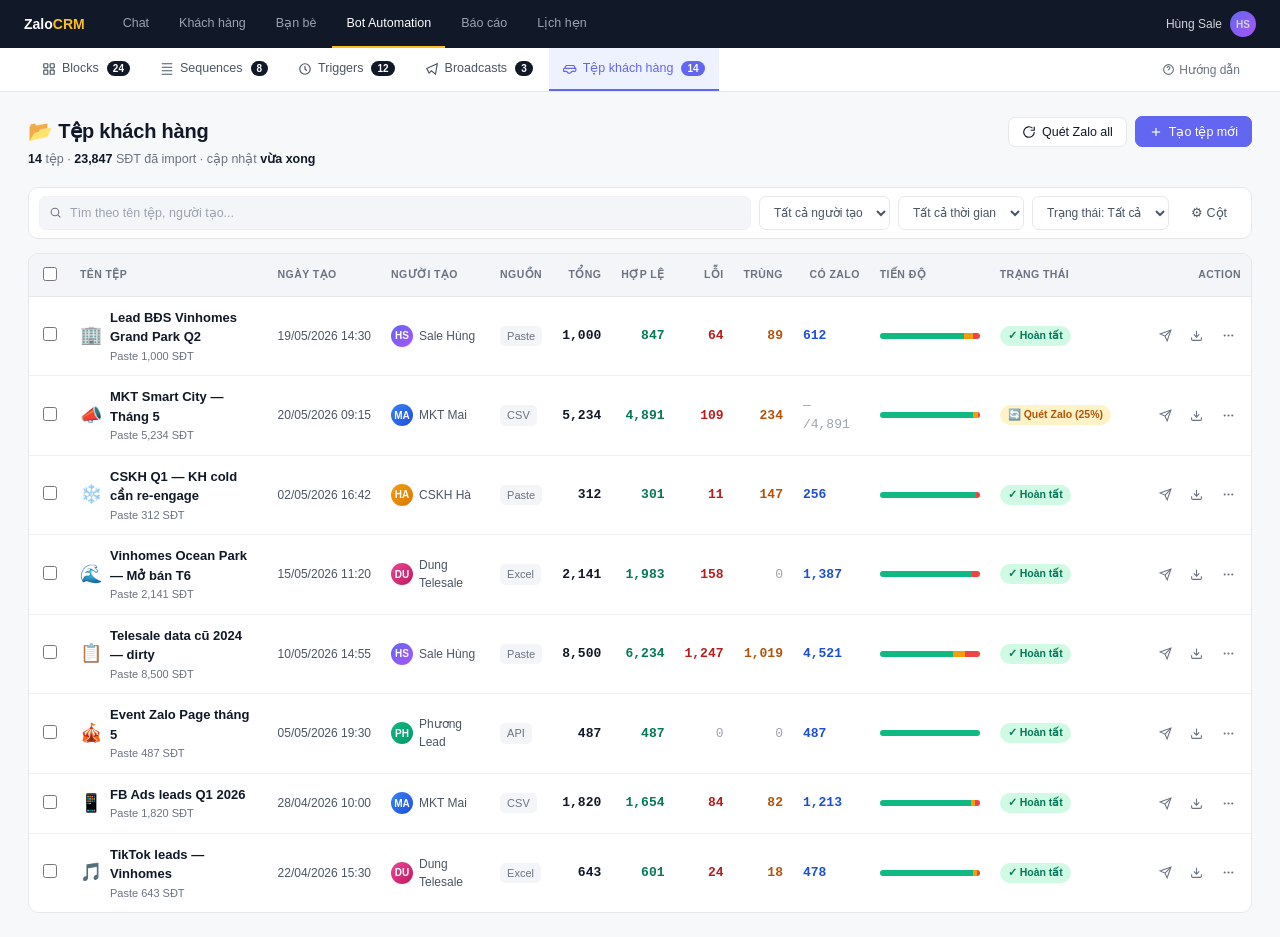
<file: .customer-lists-mockup.html>
<!DOCTYPE html>
<html lang="vi">
<head>
<meta charset="UTF-8" />
<title>Tệp khách hàng — Bot Automation</title>
<style>
  :root{
    --bg:#F7F8FA; --surface:#FFFFFF; --surface-2:#F4F5F8;
    --border:#E5E7EB; --border-2:#EFF1F4;
    --text-1:#111827; --text-2:#4B5563; --text-3:#6B7280; --text-muted:#9CA3AF;
    --indigo:#6366F1; --indigo-50:#EEF2FF; --indigo-100:#E0E7FF; --indigo-600:#4F46E5;
    --green:#10B981; --green-50:#ECFDF5; --green-100:#D1FAE5; --green-700:#047857;
    --amber:#F59E0B; --amber-50:#FFFBEB; --amber-100:#FEF3C7; --amber-700:#B45309;
    --red:#EF4444; --red-50:#FEF2F2; --red-100:#FEE2E2; --red-700:#B91C1C;
    --blue:#3B82F6; --blue-50:#EFF6FF;
    --purple:#A855F7; --purple-50:#FAF5FF;
    --mono:"JetBrains Mono","SF Mono",Menlo,Consolas,monospace;
  }
  *{box-sizing:border-box}
  html,body{margin:0;padding:0;background:var(--bg);color:var(--text-1);font-family:-apple-system,BlinkMacSystemFont,"Segoe UI",Roboto,sans-serif;font-size:13px;line-height:1.5}

  .app{display:flex;flex-direction:column;min-height:100vh}

  /* Top nav */
  .topnav{background:var(--text-1);color:white;padding:0 24px;display:flex;align-items:center;gap:24px;height:48px;flex-shrink:0}
  .topnav .brand{font-weight:700;font-size:14px}
  .topnav .brand .em{color:#FBBF24}
  .topnav nav{display:flex;gap:2px;height:100%}
  .topnav nav a{color:#9CA3AF;text-decoration:none;padding:0 14px;height:100%;display:flex;align-items:center;font-size:12.5px;font-weight:500;border-bottom:2px solid transparent;transition:color .12s, border-color .12s}
  .topnav nav a:hover{color:white}
  .topnav nav a.active{color:white;border-bottom-color:#FBBF24}
  .topnav .spacer{flex:1}
  .topnav .user{font-size:12px;color:#D1D5DB;display:flex;align-items:center;gap:8px}
  .topnav .user .av{width:26px;height:26px;border-radius:50%;background:linear-gradient(135deg,#6366F1,#A855F7);display:flex;align-items:center;justify-content:center;font-size:10px;font-weight:700}

  /* Sub-nav */
  .subnav{background:var(--surface);border-bottom:1px solid var(--border);padding:0 28px;display:flex;align-items:center;gap:2px;height:44px;flex-shrink:0}
  .subnav a{text-decoration:none;color:var(--text-2);padding:0 14px;height:100%;display:flex;align-items:center;gap:6px;font-size:12.5px;font-weight:500;border-bottom:2px solid transparent;transition:all .12s}
  .subnav a:hover{color:var(--text-1)}
  .subnav a.active{color:var(--indigo);border-bottom-color:var(--indigo);background:var(--indigo-50)}
  .subnav a .ic{width:14px;height:14px}
  .subnav a .badge{background:var(--text-1);color:white;padding:0 6px;border-radius:99px;font-size:10px;font-weight:700;margin-left:2px;font-variant-numeric:tabular-nums}
  .subnav a.active .badge{background:var(--indigo)}
  .subnav .spacer{flex:1}
  .subnav .help{color:var(--text-3);font-size:12px;display:flex;align-items:center;gap:4px;padding:0 12px}

  .page{padding:24px 28px;flex:1;max-width:100%;width:100%;margin:0 auto}

  .page-head{display:flex;align-items:flex-start;justify-content:space-between;margin-bottom:18px}
  .page-head h1{margin:0 0 4px;font-size:20px;font-weight:700;letter-spacing:-.01em}
  .page-head .sub{color:var(--text-3);font-size:12.5px}
  .page-head .sub b{color:var(--text-1);font-weight:600}
  .page-head .actions{display:flex;gap:8px;align-items:center}

  .btn{padding:7px 13px;background:var(--surface);border:1px solid var(--border);border-radius:7px;color:var(--text-1);cursor:pointer;font-size:12.5px;font-weight:500;display:inline-flex;align-items:center;gap:6px;font-family:inherit}
  .btn:hover{background:var(--surface-2);border-color:#D1D5DB}
  .btn.primary{background:var(--indigo);border-color:var(--indigo);color:white}
  .btn.primary:hover{background:var(--indigo-600);border-color:var(--indigo-600)}
  .btn.ghost{background:transparent;border-color:transparent;color:var(--text-2)}
  .btn.ghost:hover{background:var(--surface-2)}
  .btn.danger{color:var(--red-700);border-color:var(--red-100)}
  .btn.danger:hover{background:var(--red-50)}
  .btn .ic{width:14px;height:14px;stroke-width:2}

  /* Filter row */
  .filter-row{display:flex;gap:8px;align-items:center;background:var(--surface);border:1px solid var(--border);border-radius:10px;padding:8px 10px;margin-bottom:14px}
  .search{flex:1;display:flex;align-items:center;gap:6px;padding:0 9px;background:var(--surface-2);border:1px solid var(--border-2);border-radius:7px;height:34px}
  .search input{flex:1;border:none;background:transparent;outline:none;font-size:12.5px;color:var(--text-1);font-family:inherit}
  .search input::placeholder{color:var(--text-muted)}
  .search .ic{width:13px;height:13px;color:var(--text-3)}
  .select{height:34px;padding:0 10px;border:1px solid var(--border);border-radius:7px;background:var(--surface);font-size:12px;color:var(--text-2);cursor:pointer;font-family:inherit}

  /* ── List table (View 1) ── */
  .lists-table-wrap{background:var(--surface);border:1px solid var(--border);border-radius:10px;overflow:hidden}
  table{width:100%;border-collapse:collapse;font-size:12.5px}
  thead th{background:var(--surface-2);font-size:10.5px;font-weight:600;color:var(--text-3);text-transform:uppercase;letter-spacing:.04em;padding:10px 10px;text-align:left;border-bottom:1px solid var(--border);white-space:nowrap}
  thead th.right{text-align:right}
  thead th.center{text-align:center}
  tbody td{padding:11px 10px;border-bottom:1px solid var(--border-2);vertical-align:middle;color:var(--text-1)}
  tbody tr{transition:background .1s;cursor:pointer}
  tbody tr:hover{background:#FAFBFC}
  tbody tr.selected{background:var(--indigo-50)}
  tbody tr:last-child td{border-bottom:none}

  .list-name-cell{display:flex;align-items:center;gap:8px;min-width:0}
  .list-name-cell .icon-em{font-size:18px;flex-shrink:0}
  .list-name-cell .nm{font-weight:600;color:var(--text-1);font-size:13px}
  .list-name-cell .sub{font-size:11px;color:var(--text-3);margin-top:1px}

  .author-cell{display:inline-flex;align-items:center;gap:6px;color:var(--text-2);font-size:12px}
  .author-cell .av{width:22px;height:22px;border-radius:50%;background:linear-gradient(135deg,#6366F1,#A855F7);color:white;font-size:10px;font-weight:700;display:inline-flex;align-items:center;justify-content:center;flex-shrink:0}

  .source-chip{display:inline-flex;align-items:center;gap:4px;font-size:11px;color:var(--text-3);background:var(--surface-2);padding:2px 7px;border-radius:5px}

  .num-cell{font-family:var(--mono);font-size:13px;font-weight:600;font-variant-numeric:tabular-nums;text-align:right}
  .num-cell.green{color:var(--green-700)}
  .num-cell.red{color:var(--red-700)}
  .num-cell.amber{color:var(--amber-700)}
  .num-cell.blue{color:#1D4ED8}
  .num-cell.muted{color:var(--text-muted);font-weight:400}

  .progress-cell{min-width:120px}
  .progress-bar{display:flex;height:6px;border-radius:99px;overflow:hidden;background:var(--surface-2)}
  .progress-bar > i{display:block;height:100%}
  .progress-bar .ok{background:var(--green)}
  .progress-bar .warn{background:var(--amber)}
  .progress-bar .bad{background:var(--red)}
  .progress-bar .pending{background:#D1D5DB}

  .status-chip{display:inline-flex;align-items:center;gap:4px;padding:2px 8px;border-radius:99px;font-size:10.5px;font-weight:600;white-space:nowrap}
  .status-chip.done{background:var(--green-100);color:var(--green-700)}
  .status-chip.processing{background:var(--amber-100);color:var(--amber-700)}

  .row-actions{text-align:right;white-space:nowrap}
  .row-actions button{width:26px;height:26px;border-radius:5px;border:none;background:transparent;color:var(--text-3);cursor:pointer;margin-left:2px;display:inline-flex;align-items:center;justify-content:center}
  .row-actions button:hover{background:var(--surface-2);color:var(--text-1)}
  .row-actions button .ic{width:13px;height:13px}

  .chk{width:14px;height:14px;accent-color:var(--indigo);cursor:pointer}

  /* ── Detail view ── */
  .breadcrumb{display:flex;align-items:center;gap:6px;margin-bottom:14px;font-size:12px;color:var(--text-3)}
  .breadcrumb a{color:var(--indigo);text-decoration:none;cursor:pointer}
  .breadcrumb a:hover{text-decoration:underline}
  .breadcrumb .sep{color:#D1D5DB}

  .detail-hero{background:var(--surface);border:1px solid var(--border);border-radius:12px;padding:18px 20px;margin-bottom:16px}
  .detail-hero-head{display:flex;justify-content:space-between;align-items:flex-start;margin-bottom:16px}
  .detail-hero-head h2{margin:0 0 4px;font-size:18px;font-weight:700;display:flex;align-items:center;gap:8px}
  .detail-hero-head .sub{color:var(--text-3);font-size:12.5px}
  .detail-hero-head .sub b{color:var(--text-1);font-weight:600}
  .detail-hero-head .actions-stack{display:flex;flex-direction:column;align-items:flex-end;gap:6px}
  .detail-hero-head .actions-stack .btn-row{display:flex;gap:6px}

  .hero-stats{display:grid;grid-template-columns:repeat(6,1fr);gap:10px}
  .hero-stat{background:var(--surface-2);border:1px solid var(--border-2);border-radius:9px;padding:10px 12px;cursor:pointer;transition:all .12s}
  .hero-stat:hover{border-color:var(--indigo-100);background:var(--indigo-50)}
  .hero-stat.active{border-color:var(--indigo);background:var(--indigo-50);box-shadow:0 0 0 3px rgba(99,102,241,.1)}
  .hero-stat .l{font-size:10.5px;color:var(--text-3);text-transform:uppercase;letter-spacing:.05em;font-weight:600;margin-bottom:4px}
  .hero-stat .v{font-size:20px;font-weight:700;color:var(--text-1);line-height:1;font-variant-numeric:tabular-nums}
  .hero-stat .pct{font-size:10.5px;color:var(--text-3);margin-top:3px;font-variant-numeric:tabular-nums}
  .hero-stat.green .v{color:var(--green-700)}
  .hero-stat.red .v{color:var(--red-700)}
  .hero-stat.amber .v{color:var(--amber-700)}
  .hero-stat.blue .v{color:#1D4ED8}

  .subtabs{background:var(--surface);border:1px solid var(--border);border-radius:10px;padding:6px;margin-bottom:14px;display:flex;gap:2px;flex-wrap:wrap}
  .subtab{padding:7px 12px;border-radius:6px;font-size:12px;color:var(--text-2);cursor:pointer;font-weight:500;display:inline-flex;align-items:center;gap:6px;border:none;background:transparent;font-family:inherit}
  .subtab:hover{background:var(--surface-2);color:var(--text-1)}
  .subtab.active{background:var(--text-1);color:white}
  .subtab .count{background:rgba(0,0,0,.06);color:var(--text-2);padding:0 6px;border-radius:99px;font-size:10.5px;font-weight:700;font-variant-numeric:tabular-nums}
  .subtab.active .count{background:rgba(255,255,255,.18);color:white}

  .filter-strip{display:flex;align-items:center;gap:8px;background:var(--surface);border:1px solid var(--border);border-radius:10px;padding:8px 10px;margin-bottom:14px}
  .filter-strip .search{flex:1}

  /* Entries table — wider, sticky header */
  .entries-wrap{background:var(--surface);border:1px solid var(--border);border-radius:10px;overflow:auto;max-height:calc(100vh - 320px)}
  .entries-table{font-size:12px;min-width:1400px}
  .entries-table thead th{position:sticky;top:0;z-index:2}
  .entries-table tbody td{padding:8px 9px}

  td.ix{color:var(--text-3);font-family:var(--mono);font-size:11px;width:40px}
  td.phone-cell{font-family:var(--mono);font-size:11.5px;white-space:nowrap}
  td.phone-cell.raw{color:var(--text-3)}
  td.phone-cell.e164{color:var(--text-2)}
  td.phone-cell.local{color:var(--text-1);font-weight:600}
  td.name{font-weight:500;max-width:160px;overflow:hidden;text-overflow:ellipsis;white-space:nowrap}
  td.name-zalo{max-width:160px;overflow:hidden;text-overflow:ellipsis;white-space:nowrap}
  td.name-zalo.has{color:var(--text-1);font-weight:500}
  td.name-zalo.no{color:var(--text-muted);font-style:italic}

  .status-pill{display:inline-flex;align-items:center;gap:4px;padding:2px 7px;border-radius:99px;font-size:10.5px;font-weight:600;white-space:nowrap}
  .status-pill.ok{background:var(--green-100);color:var(--green-700)}
  .status-pill.error{background:var(--red-100);color:var(--red-700)}
  .status-pill.dup{background:var(--amber-100);color:var(--amber-700)}
  .status-pill.pending{background:var(--surface-2);color:var(--text-3)}
  .status-pill.has-zalo{background:var(--blue-50);color:#1D4ED8}
  .status-pill.no-zalo{background:var(--surface-2);color:var(--text-3)}

  .uid-cell{font-family:var(--mono);font-size:11px;color:var(--text-2);white-space:nowrap}
  .uid-cell.empty{color:var(--text-muted)}

  .nick-cell{display:inline-flex;align-items:center;gap:5px;font-size:11.5px}
  .nick-cell .av{width:20px;height:20px;border-radius:50%;font-size:9px;font-weight:700;display:inline-flex;align-items:center;justify-content:center;color:white;flex-shrink:0}
  .nick-cell .av.evo{background:linear-gradient(135deg,#10B981,#059669)}
  .nick-cell .av.sale{background:linear-gradient(135deg,#EC4899,#BE185D)}
  .nick-cell .av.mkt{background:linear-gradient(135deg,#3B82F6,#1D4ED8)}
  .nick-cell .av.cs{background:linear-gradient(135deg,#F59E0B,#D97706)}
  .nick-cell .more{font-size:10px;color:var(--indigo);background:var(--indigo-50);padding:0 5px;border-radius:99px;font-weight:700}

  .global-id{font-family:var(--mono);font-size:10.5px;color:var(--purple);background:var(--purple-50);padding:1px 6px;border-radius:4px;white-space:nowrap}
  .global-id.empty{color:var(--text-muted);background:transparent;font-style:italic}

  .dup-note{font-size:10.5px;color:var(--amber-700);background:var(--amber-50);padding:1px 6px;border-radius:4px;display:inline-block;white-space:nowrap}
  .err-note{font-size:10.5px;color:var(--red-700);background:var(--red-50);padding:1px 6px;border-radius:4px;display:inline-block;white-space:nowrap}

  /* Pagination */
  .pag{display:flex;justify-content:space-between;align-items:center;padding:12px 14px;background:var(--surface);border:1px solid var(--border);border-top:none;border-radius:0 0 10px 10px;font-size:11.5px;color:var(--text-3)}
  .pag .ctrls{display:flex;gap:4px;align-items:center}
  .pag button{height:26px;min-width:26px;padding:0 9px;border:1px solid var(--border);background:white;border-radius:5px;font-size:11px;cursor:pointer;color:var(--text-2);font-family:inherit}
  .pag button:hover{background:var(--surface-2)}
  .pag button.cur{background:var(--indigo);color:white;border-color:var(--indigo)}

  /* Modal */
  .modal-overlay{position:fixed;inset:0;background:rgba(17,24,39,.45);display:flex;align-items:center;justify-content:center;z-index:100}
  .modal-overlay.hidden{display:none}
  .modal{background:var(--surface);border-radius:14px;width:580px;max-width:92vw;max-height:88vh;box-shadow:0 24px 60px rgba(17,24,39,.22);display:flex;flex-direction:column;overflow:hidden}
  .modal-head{padding:16px 20px;border-bottom:1px solid var(--border);display:flex;justify-content:space-between;align-items:center}
  .modal-head h3{margin:0;font-size:15px;font-weight:600}
  .modal-head .x{background:transparent;border:none;color:var(--text-3);font-size:18px;cursor:pointer;padding:4px 8px;border-radius:5px}
  .modal-head .x:hover{background:var(--surface-2);color:var(--text-1)}
  .modal-body{padding:18px 20px;overflow-y:auto;flex:1}
  .modal-foot{padding:12px 20px;background:var(--surface-2);border-top:1px solid var(--border);display:flex;justify-content:space-between;align-items:center;gap:8px}
  .modal-foot .left{font-size:12px;color:var(--text-3)}
  .modal-foot .right{display:flex;gap:8px}

  .field{margin-bottom:14px}
  .field label{display:block;font-size:11.5px;font-weight:600;color:var(--text-2);text-transform:uppercase;letter-spacing:.04em;margin-bottom:5px}
  .field input,.field textarea{width:100%;padding:8px 10px;border:1px solid var(--border);border-radius:7px;font-size:13px;outline:none;font-family:inherit;background:white;color:var(--text-1)}
  .field input:focus,.field textarea:focus{border-color:var(--indigo)}
  .field textarea{font-family:var(--mono);font-size:12px;min-height:140px;resize:vertical}
  .field .hint{font-size:11px;color:var(--text-3);margin-top:4px}

  .parse-preview{background:var(--surface-2);border:1px solid var(--border-2);border-radius:8px;padding:11px 13px;margin-top:10px;font-size:12px;color:var(--text-2)}
  .parse-preview .pp-row{display:flex;align-items:center;gap:8px;padding:2px 0}
  .parse-preview .pp-row .ico{font-size:13px;width:18px}
  .parse-preview .pp-row b{color:var(--text-1);font-variant-numeric:tabular-nums}

  .bulk-bar{position:fixed;left:50%;bottom:24px;transform:translateX(-50%);background:var(--text-1);color:white;border-radius:12px;padding:10px 16px;display:none;align-items:center;gap:12px;box-shadow:0 16px 36px rgba(17,24,39,.28);z-index:50}
  .bulk-bar.show{display:flex}
  .bulk-bar .ct{font-weight:600;font-size:13px}
  .bulk-bar .ct em{color:#FBBF24;font-style:normal;font-weight:700;margin-right:4px;font-variant-numeric:tabular-nums}
  .bulk-bar .div{width:1px;height:18px;background:rgba(255,255,255,.16)}
  .bulk-bar button{background:rgba(255,255,255,.08);border:1px solid rgba(255,255,255,.12);color:white;font-size:12px;padding:6px 11px;border-radius:7px;cursor:pointer;display:inline-flex;gap:5px;align-items:center;font-family:inherit}
  .bulk-bar button:hover{background:rgba(255,255,255,.18)}
  .bulk-bar .x{cursor:pointer;opacity:.6;margin-left:4px;background:transparent;border:none;color:white}

  .empty-cell{padding:48px 16px;text-align:center;color:var(--text-3);font-style:italic;font-size:13px}

  /* List title row tweaks for compact */
  .stats-tiny{display:flex;gap:14px;align-items:center;font-size:11.5px;font-variant-numeric:tabular-nums}
  .stats-tiny .item{display:inline-flex;align-items:center;gap:4px;color:var(--text-3)}
  .stats-tiny .item b{color:var(--text-1);font-weight:700}
  .stats-tiny .item.ok b{color:var(--green-700)}
  .stats-tiny .item.err b{color:var(--red-700)}
  .stats-tiny .item.warn b{color:var(--amber-700)}
  .stats-tiny .item.zalo b{color:#1D4ED8}
</style>
</head>
<body>
  <div class="app">

    <!-- ═══ TOP NAV ═══ -->
    <header class="topnav">
      <div class="brand">Zalo<span class="em">CRM</span></div>
      <nav>
        <a href="#">Chat</a>
        <a href="#">Khách hàng</a>
        <a href="#">Bạn bè</a>
        <a href="#" class="active">Bot Automation</a>
        <a href="#">Báo cáo</a>
        <a href="#">Lịch hẹn</a>
      </nav>
      <div class="spacer"></div>
      <div class="user">
        <span>Hùng Sale</span>
        <div class="av">HS</div>
      </div>
    </header>

    <!-- ═══ SUB NAV (Bot Auto tabs) ═══ -->
    <div class="subnav">
      <a href="#">
        <svg class="ic" viewBox="0 0 24 24" fill="none" stroke="currentColor" stroke-width="2"><rect x="3" y="3" width="7" height="7" rx="1"/><rect x="14" y="3" width="7" height="7" rx="1"/><rect x="3" y="14" width="7" height="7" rx="1"/><rect x="14" y="14" width="7" height="7" rx="1"/></svg>
        Blocks <span class="badge">24</span>
      </a>
      <a href="#">
        <svg class="ic" viewBox="0 0 24 24" fill="none" stroke="currentColor" stroke-width="2"><path d="M3 3h18M3 9h18M3 15h18M3 21h18"/></svg>
        Sequences <span class="badge">8</span>
      </a>
      <a href="#">
        <svg class="ic" viewBox="0 0 24 24" fill="none" stroke="currentColor" stroke-width="2"><circle cx="12" cy="12" r="9"/><polyline points="12 7 12 12 15 15"/></svg>
        Triggers <span class="badge">12</span>
      </a>
      <a href="#">
        <svg class="ic" viewBox="0 0 24 24" fill="none" stroke="currentColor" stroke-width="2"><path d="M3 11l18-8-3 18-7-6-4 4z"/></svg>
        Broadcasts <span class="badge">3</span>
      </a>
      <a href="#" class="active">
        <svg class="ic" viewBox="0 0 24 24" fill="none" stroke="currentColor" stroke-width="2"><path d="M22 11v3a2 2 0 0 1-2 2h-3.93a2 2 0 0 0-1.66.9l-.82 1.2a2 2 0 0 1-1.66.9H9.61a2 2 0 0 1-1.66-.9l-.82-1.2A2 2 0 0 0 5.47 16H1.5a.5.5 0 0 1-.5-.5V11"/><path d="M5.5 6h13l3 5H2.5z"/></svg>
        Tệp khách hàng <span class="badge">14</span>
      </a>
      <div class="spacer"></div>
      <span class="help">
        <svg class="ic" viewBox="0 0 24 24" fill="none" stroke="currentColor" stroke-width="2" style="width:13px;height:13px"><circle cx="12" cy="12" r="9"/><path d="M9.5 9a2.5 2.5 0 1 1 4 2c-.5.5-2 1.5-2 2.5"/><line x1="12" y1="17" x2="12.01" y2="17"/></svg>
        Hướng dẫn
      </span>
    </div>

    <main class="page">

      <!-- ═══ VIEW 1: LISTS (table list) ═══ -->
      <section id="view-lists">
        <div class="page-head">
          <div>
            <h1>📂 Tệp khách hàng</h1>
            <div class="sub"><b>14</b> tệp · <b>23,847</b> SĐT đã import · cập nhật <b>vừa xong</b></div>
          </div>
          <div class="actions">
            <button class="btn">
              <svg class="ic" viewBox="0 0 24 24" fill="none" stroke="currentColor"><path d="M21 12a9 9 0 1 1-3-6.7"/><path d="M21 3v6h-6"/></svg>
              Quét Zalo all
            </button>
            <button class="btn primary" onclick="openCreate()">
              <svg class="ic" viewBox="0 0 24 24" fill="none" stroke="currentColor"><line x1="12" y1="5" x2="12" y2="19"/><line x1="5" y1="12" x2="19" y2="12"/></svg>
              Tạo tệp mới
            </button>
          </div>
        </div>

        <div class="filter-row">
          <div class="search">
            <svg class="ic" viewBox="0 0 24 24" fill="none" stroke="currentColor" stroke-width="2"><circle cx="11" cy="11" r="7"/><line x1="21" y1="21" x2="16.65" y2="16.65"/></svg>
            <input placeholder="Tìm theo tên tệp, người tạo..." />
          </div>
          <select class="select"><option>Tất cả người tạo</option><option>Sale Hùng</option><option>MKT Mai</option><option>CSKH Hà</option></select>
          <select class="select"><option>Tất cả thời gian</option><option>7 ngày</option><option>30 ngày</option><option>Quý này</option></select>
          <select class="select"><option>Trạng thái: Tất cả</option><option>Đang xử lý</option><option>Đã hoàn tất</option></select>
          <button class="btn ghost">⚙ Cột</button>
        </div>

        <!-- ── List TABLE (replace grid cards) ── -->
        <div class="lists-table-wrap">
          <table>
            <thead>
              <tr>
                <th style="width:30px"><input type="checkbox" class="chk"/></th>
                <th>Tên tệp</th>
                <th>Ngày tạo</th>
                <th>Người tạo</th>
                <th>Nguồn</th>
                <th class="right">Tổng</th>
                <th class="right">Hợp lệ</th>
                <th class="right">Lỗi</th>
                <th class="right">Trùng</th>
                <th class="right">Có Zalo</th>
                <th>Tiến độ</th>
                <th>Trạng thái</th>
                <th class="right" style="width:130px">Action</th>
              </tr>
            </thead>
            <tbody id="lists-tbody">
              <!-- JS populate -->
            </tbody>
          </table>
        </div>
      </section>

      <!-- ═══ VIEW 2: DETAIL ═══ -->
      <section id="view-detail" style="display:none">
        <div class="breadcrumb">
          <a onclick="backToLists()">📂 Tệp khách hàng</a>
          <span class="sep">›</span>
          <span id="detail-name">Lead BĐS Vinhomes Grand Park Q2</span>
        </div>

        <div class="detail-hero">
          <div class="detail-hero-head">
            <div>
              <h2>🏢 <span id="detail-title">Lead BĐS Vinhomes Grand Park Q2</span></h2>
              <div class="sub">
                Tạo <b>19/05/2026 14:30</b> bởi <b>Sale Hùng</b> · Nguồn <b>Paste textarea</b> · ID <code style="font-family:var(--mono);font-size:11px;background:var(--surface-2);padding:1px 5px;border-radius:3px">cl_abc123</code>
              </div>
            </div>
            <div class="actions-stack">
              <div class="btn-row">
                <button class="btn primary">
                  <svg class="ic" viewBox="0 0 24 24" fill="none" stroke="currentColor"><line x1="22" y1="2" x2="11" y2="13"/><polygon points="22 2 15 22 11 13 2 9 22 2"/></svg>
                  Tạo campaign từ tệp này
                </button>
                <button class="btn">
                  <svg class="ic" viewBox="0 0 24 24" fill="none" stroke="currentColor"><path d="M21 12a9 9 0 1 1-3-6.7"/><path d="M21 3v6h-6"/></svg>
                  Quét lại Zalo
                </button>
              </div>
              <div class="btn-row">
                <button class="btn ghost">⬇ Export CSV</button>
                <button class="btn ghost danger">🗑 Xoá tệp</button>
              </div>
            </div>
          </div>

          <div class="hero-stats">
            <div class="hero-stat active" data-tab="all" onclick="setTab('all')">
              <div class="l">Tổng SĐT</div>
              <div class="v">1,000</div>
              <div class="pct">100%</div>
            </div>
            <div class="hero-stat green" data-tab="valid" onclick="setTab('valid')">
              <div class="l">Hợp lệ</div>
              <div class="v">847</div>
              <div class="pct">84.7%</div>
            </div>
            <div class="hero-stat red" data-tab="invalid" onclick="setTab('invalid')">
              <div class="l">Lỗi format</div>
              <div class="v">64</div>
              <div class="pct">6.4%</div>
            </div>
            <div class="hero-stat amber" data-tab="dup" onclick="setTab('dup')">
              <div class="l">Trùng</div>
              <div class="v">89</div>
              <div class="pct">47 list + 42 CRM</div>
            </div>
            <div class="hero-stat blue" data-tab="has-zalo" onclick="setTab('has-zalo')">
              <div class="l">Có Zalo</div>
              <div class="v">612</div>
              <div class="pct">72.3% / hợp lệ</div>
            </div>
            <div class="hero-stat" data-tab="no-zalo" onclick="setTab('no-zalo')">
              <div class="l">Không Zalo</div>
              <div class="v">235</div>
              <div class="pct">27.7% / hợp lệ</div>
            </div>
          </div>
        </div>

        <div class="subtabs" id="subtabs">
          <button class="subtab active" data-tab="all" onclick="setTab('all')">Tất cả <span class="count">1,000</span></button>
          <button class="subtab" data-tab="valid" onclick="setTab('valid')">✓ Hợp lệ <span class="count">847</span></button>
          <button class="subtab" data-tab="invalid" onclick="setTab('invalid')">✗ Lỗi format <span class="count">64</span></button>
          <button class="subtab" data-tab="dup" onclick="setTab('dup')">⚠ Trùng <span class="count">89</span></button>
          <button class="subtab" data-tab="dup-in-list" onclick="setTab('dup-in-list')">↺ Trùng trong list <span class="count">22</span></button>
          <button class="subtab" data-tab="dup-cross-list" onclick="setTab('dup-cross-list')">↔ Trùng list khác <span class="count">25</span></button>
          <button class="subtab" data-tab="dup-with-crm" onclick="setTab('dup-with-crm')">⚷ Trùng CRM <span class="count">42</span></button>
          <button class="subtab" data-tab="has-zalo" onclick="setTab('has-zalo')">📱 Có Zalo <span class="count">612</span></button>
          <button class="subtab" data-tab="no-zalo" onclick="setTab('no-zalo')">⊘ Không Zalo <span class="count">235</span></button>
        </div>

        <div class="filter-strip">
          <div class="search">
            <svg class="ic" viewBox="0 0 24 24" fill="none" stroke="currentColor" stroke-width="2"><circle cx="11" cy="11" r="7"/><line x1="21" y1="21" x2="16.65" y2="16.65"/></svg>
            <input placeholder="Tìm SĐT, tên KH, UID..." />
          </div>
          <select class="select"><option>Sort: Index ↑</option><option>Phone</option><option>Status</option></select>
          <button class="btn ghost">⚙ Cột hiển thị</button>
        </div>

        <!-- Entries table — 3 phone cols + 4 Zalo cols -->
        <div class="entries-wrap">
          <table class="entries-table">
            <thead>
              <tr>
                <th style="width:30px"><input type="checkbox" class="chk"/></th>
                <th>#</th>
                <th title="Phone gốc anh paste vào">📋 Phone (paste)</th>
                <th title="Phone chuẩn hoá E.164 (+84...)">🌐 Phone (+84)</th>
                <th title="Phone format local (0xxx) — dùng matching CRM">🇻🇳 Phone (local)</th>
                <th>Tên KH (file)</th>
                <th>Tên KH (Zalo)</th>
                <th>Trạng thái</th>
                <th>Zalo UID</th>
                <th>Nick tìm ra</th>
                <th>Global ID</th>
                <th>Ghi chú</th>
                <th class="right">Action</th>
              </tr>
            </thead>
            <tbody id="entries-tbody"></tbody>
          </table>
        </div>

        <div class="pag">
          <span>Hiện <b id="pag-range">1–25</b> / <b id="pag-total">1,000</b> SĐT</span>
          <div class="ctrls">
            <button>‹ Trước</button>
            <button class="cur">1</button>
            <button>2</button>
            <button>3</button>
            <button>…</button>
            <button>40</button>
            <button>Sau ›</button>
          </div>
        </div>
      </section>
    </main>

    <!-- ═══ MODAL ═══ -->
    <div class="modal-overlay hidden" id="modal-create">
      <div class="modal">
        <div class="modal-head">
          <h3>📥 Tạo tệp khách hàng mới</h3>
          <button class="x" onclick="closeCreate()">✕</button>
        </div>
        <div class="modal-body">
          <div class="field">
            <label>Tên tệp</label>
            <input id="new-list-name" placeholder="VD: Lead Vinhomes Grand Park — Tháng 5" />
            <div class="hint">Để trống → auto đặt "Tệp {dd/MM HH:mm}"</div>
          </div>
          <div class="field">
            <label>Nguồn dữ liệu</label>
            <div style="display:flex;gap:8px">
              <button class="btn" style="flex:1;justify-content:center;border-color:var(--indigo);background:var(--indigo-50);color:var(--indigo-600)">📝 Paste textarea</button>
              <button class="btn" style="flex:1;justify-content:center">📄 Upload CSV</button>
              <button class="btn" style="flex:1;justify-content:center">📊 Excel</button>
            </div>
          </div>
          <div class="field">
            <label>Danh sách SĐT (mỗi dòng 1 SĐT, có thể kèm tên)</label>
            <textarea id="new-list-raw" placeholder="0908 123 456
0987-654-321 Nguyễn Văn A
+84.938.111.222
0913 445 566   Chị Lan VinGroup
0976 333 444"></textarea>
            <div class="hint">Hệ thống tự nhận diện SĐT đúng/sai format, dedup, lookup Zalo background.</div>
          </div>
          <div class="parse-preview">
            <div class="pp-row"><span class="ico">📋</span> Đã nhận diện <b>5 dòng</b> trong textarea</div>
            <div class="pp-row" style="color:var(--green-700)"><span class="ico">✓</span> <b>4 SĐT</b> hợp lệ định dạng VN</div>
            <div class="pp-row" style="color:var(--red-700)"><span class="ico">✗</span> <b>1 dòng</b> bỏ qua (phone không đủ số)</div>
            <div class="pp-row" style="color:var(--amber-700)"><span class="ico">⚠</span> <b>2 SĐT</b> trùng với 2 tệp cũ trong tổ chức</div>
          </div>
        </div>
        <div class="modal-foot">
          <span class="left">Sau khi tạo, hệ thống sẽ async lookup UID Zalo qua zalo-pool (không chặn UI).</span>
          <div class="right">
            <button class="btn" onclick="closeCreate()">Huỷ</button>
            <button class="btn primary" onclick="closeCreate()">Tạo tệp</button>
          </div>
        </div>
      </div>
    </div>

    <!-- ═══ BULK ACTION BAR ═══ -->
    <div class="bulk-bar" id="bulk-bar">
      <span class="ct"><em>0</em>SĐT đã chọn</span>
      <span class="div"></span>
      <button>↻ Bỏ qua tất cả</button>
      <button>⊕ Ghi đè Contact cũ</button>
      <button>📋 Tạo song song</button>
      <button>📤 Add vào campaign</button>
      <span class="div"></span>
      <button class="x" onclick="clearSelection()">✕</button>
    </div>

  </div>

<script>
  // ───── Sample lists data (view 1) ─────
  const LISTS = [
    { id:'lead-vinhomes-gp-q2', icon:'🏢', name:'Lead BĐS Vinhomes Grand Park Q2', date:'19/05/2026 14:30', authorInit:'HS', authorName:'Sale Hùng', authorBg:'#6366F1,#A855F7', source:'Paste', total:1000, valid:847, invalid:64, dup:89, hasZalo:612, status:'done', progress:[84.7,8.9,6.4] },
    { id:'mkt-smart-city-may', icon:'📣', name:'MKT Smart City — Tháng 5', date:'20/05/2026 09:15', authorInit:'MA', authorName:'MKT Mai', authorBg:'#3B82F6,#1D4ED8', source:'CSV', total:5234, valid:4891, invalid:109, dup:234, hasZalo:1247, status:'processing', progress:[93.5,4.5,2] },
    { id:'cskh-q1-cold', icon:'❄️', name:'CSKH Q1 — KH cold cần re-engage', date:'02/05/2026 16:42', authorInit:'HA', authorName:'CSKH Hà', authorBg:'#F59E0B,#D97706', source:'Paste', total:312, valid:301, invalid:11, dup:147, hasZalo:256, status:'done', progress:[96.5,0,3.5] },
    { id:'vinhomes-ocean-park', icon:'🌊', name:'Vinhomes Ocean Park — Mở bán T6', date:'15/05/2026 11:20', authorInit:'DU', authorName:'Dung Telesale', authorBg:'#EC4899,#BE185D', source:'Excel', total:2141, valid:1983, invalid:158, dup:0, hasZalo:1387, status:'done', progress:[92.6,0,7.4] },
    { id:'telesale-cu-2024', icon:'📋', name:'Telesale data cũ 2024 — dirty', date:'10/05/2026 14:55', authorInit:'HS', authorName:'Sale Hùng', authorBg:'#6366F1,#A855F7', source:'Paste', total:8500, valid:6234, invalid:1247, dup:1019, hasZalo:4521, status:'done', progress:[73.3,12,14.7] },
    { id:'ds-zalo-page-event', icon:'🎪', name:'Event Zalo Page tháng 5', date:'05/05/2026 19:30', authorInit:'PH', authorName:'Phương Lead', authorBg:'#10B981,#059669', source:'API', total:487, valid:487, invalid:0, dup:0, hasZalo:487, status:'done', progress:[100,0,0] },
    { id:'ds-fb-ads-q1', icon:'📱', name:'FB Ads leads Q1 2026', date:'28/04/2026 10:00', authorInit:'MA', authorName:'MKT Mai', authorBg:'#3B82F6,#1D4ED8', source:'CSV', total:1820, valid:1654, invalid:84, dup:82, hasZalo:1213, status:'done', progress:[90.9,4.5,4.6] },
    { id:'ds-tiktok-leads', icon:'🎵', name:'TikTok leads — Vinhomes', date:'22/04/2026 15:30', authorInit:'DU', authorName:'Dung Telesale', authorBg:'#EC4899,#BE185D', source:'Excel', total:643, valid:601, invalid:24, dup:18, hasZalo:478, status:'done', progress:[93.5,3.7,2.8] },
  ];

  // ───── Sample entries data (view 2) — 20 row demo với đủ case ─────
  const NICK_DICT = {
    'sale-hung': { label:'Sale Hùng', short:'HÙ', av:'sale' },
    'cskh-ha':   { label:'CSKH Hà',   short:'HÀ', av:'cs' },
    'mkt-mai':   { label:'Mai MKT',   short:'MA', av:'mkt' },
    'evo-cskh':  { label:'Evo Sport CSKH', short:'EV', av:'evo' },
  };

  const SAMPLE_ENTRIES = [
    { ix:1, raw:'0908.123.456', e164:'+84908123456', local:'0908123456', nameFile:'Anh Hùng VinGroup', nameZalo:'Trần Hùng', status:'has-zalo', uid:'8729113048329471', nickKey:'evo-cskh', multiNick:2, globalId:'gid_3kn2v9', note:'' },
    { ix:2, raw:'0987 654 321 Chị Lan', e164:'+84987654321', local:'0987654321', nameFile:'Chị Lan', nameZalo:'Lan Nguyễn', status:'has-zalo', uid:'1839204711839472', nickKey:'mkt-mai', multiNick:0, globalId:'gid_8mq4r1', note:'Đã lưu Contact' },
    { ix:3, raw:'+84.938.111.222', e164:'+84938111222', local:'0938111222', nameFile:'', nameZalo:'', status:'no-zalo', uid:null, nickKey:null, multiNick:0, globalId:null, note:'Không có Zalo' },
    { ix:4, raw:'0913.445.566 Anh Trung', e164:'+84913445566', local:'0913445566', nameFile:'Anh Trung', nameZalo:'Phan Quang Trung', status:'has-zalo', uid:'5829014763928471', nickKey:'sale-hung', multiNick:1, globalId:'gid_z5n8w2', note:'' },
    { ix:5, raw:'098765', e164:null, local:null, nameFile:'', nameZalo:'', status:'invalid', uid:null, nickKey:null, multiNick:0, globalId:null, note:'Thiếu số (chỉ 6 số)' },
    { ix:6, raw:'09.0123.4567', e164:'+84901234567', local:'0901234567', nameFile:'', nameZalo:'Hoàng Hữu Phúc', status:'dup-in-list', uid:'4920485762093857', nickKey:'sale-hung', multiNick:0, globalId:'gid_p2x6t9', note:'Trùng row #234 trong tệp này' },
    { ix:7, raw:'0901-222-333', e164:'+84901222333', local:'0901222333', nameFile:'Chú Hùng', nameZalo:'Lê Văn Hùng (cô)', status:'has-zalo', uid:'6291038475629103', nickKey:'cskh-ha', multiNick:3, globalId:'gid_b9m1k4', note:'' },
    { ix:8, raw:'abc def ghi', e164:null, local:null, nameFile:'', nameZalo:'', status:'invalid', uid:null, nickKey:null, multiNick:0, globalId:null, note:'Không phải số điện thoại' },
    { ix:9, raw:'+84913 666 777', e164:'+84913666777', local:'0913666777', nameFile:'Anh Dũng', nameZalo:'Đỗ Tuấn Dũng', status:'dup-with-crm', uid:'8273645928374610', nickKey:'sale-hung', multiNick:0, globalId:'gid_q4w7e3', note:'Đã có Contact cnt_x9k2 trong CRM' },
    { ix:10, raw:'0976 333 444', e164:'+84976333444', local:'0976333444', nameFile:'Cô Hằng', nameZalo:'Nguyễn Thu Hằng', status:'has-zalo', uid:'8294017365028471', nickKey:'mkt-mai', multiNick:0, globalId:'gid_h3r5y8', note:'' },
    { ix:11, raw:'0908 123 456 Anh Hùng', e164:'+84908123456', local:'0908123456', nameFile:'Anh Hùng', nameZalo:'Trần Hùng', status:'dup-in-list', uid:'8729113048329471', nickKey:'evo-cskh', multiNick:0, globalId:'gid_3kn2v9', note:'Trùng row #1 cùng tệp' },
    { ix:12, raw:'+84.938.555.666', e164:'+84938555666', local:'0938555666', nameFile:'', nameZalo:'', status:'no-zalo', uid:null, nickKey:null, multiNick:0, globalId:null, note:'' },
    { ix:13, raw:'0901.777.888', e164:'+84901777888', local:'0901777888', nameFile:'Anh Quang', nameZalo:'Phạm Minh Quang', status:'dup-cross-list', uid:'1029384756103928', nickKey:'cskh-ha', multiNick:1, globalId:'gid_n7v2c4', note:'Trùng tệp "CSKH Q1" row #128' },
    { ix:14, raw:'097 666 5544', e164:'+84976665544', local:'0976665544', nameFile:'Chị Mai', nameZalo:'Vũ Hoa Mai', status:'has-zalo', uid:'7820194753820194', nickKey:'mkt-mai', multiNick:0, globalId:'gid_t8k3l6', note:'' },
    { ix:15, raw:'09.13.44.55.66', e164:'+84913445566', local:'0913445566', nameFile:'', nameZalo:'Phan Quang Trung', status:'dup-in-list', uid:'5829014763928471', nickKey:'sale-hung', multiNick:0, globalId:'gid_z5n8w2', note:'Trùng row #4 (khác format)' },
    { ix:16, raw:'0913 444 5556', e164:'+84913444555', local:'0913444555', nameFile:'Anh Sơn', nameZalo:'Hoàng Đức Sơn', status:'has-zalo', uid:'4628193046281937', nickKey:'sale-hung', multiNick:0, globalId:'gid_a1f9d2', note:'' },
    { ix:17, raw:'0976.789.012', e164:'+84976789012', local:'0976789012', nameFile:'Cô Yến', nameZalo:'', status:'no-zalo', uid:null, nickKey:null, multiNick:0, globalId:null, note:'Đã tạo Contact cnt_y3m8' },
    { ix:18, raw:'(+84) 901 234 567', e164:'+84901234567', local:'0901234567', nameFile:'', nameZalo:'Hoàng Hữu Phúc', status:'dup-in-list', uid:'4920485762093857', nickKey:'sale-hung', multiNick:0, globalId:'gid_p2x6t9', note:'Trùng row #6' },
    { ix:19, raw:'09.05.66.77.88', e164:'+84905667788', local:'0905667788', nameFile:'Chú Long', nameZalo:'Bùi Thanh Long', status:'has-zalo', uid:'9182736459182736', nickKey:'evo-cskh', multiNick:2, globalId:'gid_s4j7p1', note:'' },
    { ix:20, raw:'01234567', e164:null, local:null, nameFile:'', nameZalo:'', status:'invalid', uid:null, nickKey:null, multiNick:0, globalId:null, note:'Số đầu không hợp lệ (01...)' },
  ];

  const STATUS_MAP = {
    'has-zalo':       { label:'✓ Có Zalo',        cls:'has-zalo' },
    'no-zalo':        { label:'⊘ Không Zalo',     cls:'no-zalo' },
    'invalid':        { label:'✗ Lỗi format',     cls:'error' },
    'dup-in-list':    { label:'↺ Trùng list này', cls:'dup' },
    'dup-cross-list': { label:'↔ Trùng list khác', cls:'dup' },
    'dup-with-crm':   { label:'⚷ Trùng CRM',      cls:'dup' },
    'pending':        { label:'⏳ Đang xử lý',    cls:'pending' },
  };

  let currentListId = null;
  let currentTab = 'all';

  // ═══ Render View 1 (lists table) ═══
  function renderLists() {
    const tbody = document.getElementById('lists-tbody');
    tbody.innerHTML = LISTS.map(l => {
      const statusChip = l.status === 'done'
        ? `<span class="status-chip done">✓ Hoàn tất</span>`
        : `<span class="status-chip processing">🔄 Quét Zalo (25%)</span>`;
      const zaloDisplay = l.status === 'processing'
        ? `<span class="num-cell muted">— /${l.valid.toLocaleString()}</span>`
        : `<span class="num-cell blue">${l.hasZalo.toLocaleString()}</span>`;
      return `
        <tr onclick="openDetail('${l.id}')">
          <td onclick="event.stopPropagation()"><input type="checkbox" class="chk"/></td>
          <td>
            <div class="list-name-cell">
              <span class="icon-em">${l.icon}</span>
              <div>
                <div class="nm">${l.name}</div>
                <div class="sub">Paste ${l.total.toLocaleString()} SĐT</div>
              </div>
            </div>
          </td>
          <td style="color:var(--text-2);font-size:12px;white-space:nowrap">${l.date}</td>
          <td>
            <span class="author-cell">
              <span class="av" style="background:linear-gradient(135deg,${l.authorBg})">${l.authorInit}</span>
              ${l.authorName}
            </span>
          </td>
          <td><span class="source-chip">${l.source}</span></td>
          <td class="num-cell">${l.total.toLocaleString()}</td>
          <td class="num-cell green">${l.valid.toLocaleString()}</td>
          <td class="num-cell ${l.invalid>0?'red':'muted'}">${l.invalid.toLocaleString()}</td>
          <td class="num-cell ${l.dup>0?'amber':'muted'}">${l.dup.toLocaleString()}</td>
          <td>${zaloDisplay}</td>
          <td class="progress-cell">
            <div class="progress-bar">
              <i class="ok" style="width:${l.progress[0]}%"></i>
              <i class="warn" style="width:${l.progress[1]}%"></i>
              <i class="bad" style="width:${l.progress[2]}%"></i>
            </div>
          </td>
          <td>${statusChip}</td>
          <td class="row-actions" onclick="event.stopPropagation()">
            <button title="Tạo campaign"><svg class="ic" viewBox="0 0 24 24" fill="none" stroke="currentColor" stroke-width="2"><line x1="22" y1="2" x2="11" y2="13"/><polygon points="22 2 15 22 11 13 2 9 22 2"/></svg></button>
            <button title="Export CSV"><svg class="ic" viewBox="0 0 24 24" fill="none" stroke="currentColor" stroke-width="2"><path d="M21 15v4a2 2 0 0 1-2 2H5a2 2 0 0 1-2-2v-4"/><polyline points="7 10 12 15 17 10"/><line x1="12" y1="15" x2="12" y2="3"/></svg></button>
            <button title="More"><svg class="ic" viewBox="0 0 24 24" fill="currentColor"><circle cx="5" cy="12" r="2"/><circle cx="12" cy="12" r="2"/><circle cx="19" cy="12" r="2"/></svg></button>
          </td>
        </tr>
      `;
    }).join('');
  }

  // ═══ Navigation ═══
  function openDetail(listId) {
    currentListId = listId;
    const list = LISTS.find(l => l.id === listId);
    if (list) {
      document.getElementById('detail-name').textContent = list.name;
      document.getElementById('detail-title').textContent = list.name;
    }
    document.getElementById('view-lists').style.display = 'none';
    document.getElementById('view-detail').style.display = 'block';
    currentTab = 'all';
    syncTabUI();
    renderEntries();
    window.scrollTo({top:0,behavior:'smooth'});
  }

  function backToLists() {
    document.getElementById('view-lists').style.display = 'block';
    document.getElementById('view-detail').style.display = 'none';
    currentListId = null;
    window.scrollTo({top:0,behavior:'smooth'});
  }

  function setTab(tab) {
    currentTab = tab;
    syncTabUI();
    renderEntries();
  }

  function syncTabUI() {
    document.querySelectorAll('.subtab').forEach(b => b.classList.toggle('active', b.dataset.tab === currentTab));
    document.querySelectorAll('.hero-stat').forEach(b => b.classList.toggle('active', b.dataset.tab === currentTab));
  }

  // ═══ Render entries (view 2) ═══
  function renderEntries() {
    let entries = SAMPLE_ENTRIES;

    if (currentTab !== 'all') {
      if (currentTab === 'valid') {
        entries = entries.filter(e => e.status === 'has-zalo' || e.status === 'no-zalo');
      } else if (currentTab === 'dup') {
        entries = entries.filter(e => e.status.startsWith('dup'));
      } else {
        entries = entries.filter(e => e.status === currentTab);
      }
    }

    const tbody = document.getElementById('entries-tbody');
    if (entries.length === 0) {
      tbody.innerHTML = `<tr><td colspan="13" class="empty-cell">Không có SĐT nào ở tab này</td></tr>`;
      document.getElementById('pag-range').textContent = '0–0';
      document.getElementById('pag-total').textContent = '0';
      return;
    }

    tbody.innerHTML = entries.map(e => {
      const st = STATUS_MAP[e.status] || STATUS_MAP.pending;
      const nick = e.nickKey ? NICK_DICT[e.nickKey] : null;
      const phoneE164 = e.e164 || '—';
      const phoneLocal = e.local || '—';
      const nameZaloCell = e.nameZalo
        ? `<td class="name-zalo has">${e.nameZalo}</td>`
        : `<td class="name-zalo no">${e.status==='invalid'?'—':'(chưa có)'}</td>`;
      const uidCell = e.uid
        ? `<td class="uid-cell">${e.uid}</td>`
        : `<td class="uid-cell empty">—</td>`;
      const nickCell = nick
        ? `<td><span class="nick-cell"><span class="av ${nick.av}">${nick.short}</span>${nick.label}${e.multiNick>0?`<span class="more">+${e.multiNick}</span>`:''}</span></td>`
        : `<td><span style="color:var(--text-muted);font-size:11px">—</span></td>`;
      const globalCell = e.globalId
        ? `<td><span class="global-id">${e.globalId}</span></td>`
        : `<td><span class="global-id empty">—</span></td>`;
      const noteCell = e.note
        ? `<td>${e.status==='invalid'
            ? `<span class="err-note">${e.note}</span>`
            : e.status.startsWith('dup')
              ? `<span class="dup-note">${e.note}</span>`
              : `<span style="color:var(--text-2);font-size:11.5px">${e.note}</span>`
          }</td>`
        : `<td><span style="color:var(--text-muted)">—</span></td>`;

      return `
        <tr onclick="toggleRow(this)">
          <td onclick="event.stopPropagation()"><input type="checkbox" class="chk" onchange="updateBulk()"/></td>
          <td class="ix">#${e.ix}</td>
          <td class="phone-cell raw">${e.raw}</td>
          <td class="phone-cell e164">${phoneE164}</td>
          <td class="phone-cell local">${phoneLocal}</td>
          <td class="name">${e.nameFile || '<span style="color:var(--text-muted);font-style:italic">(không có)</span>'}</td>
          ${nameZaloCell}
          <td><span class="status-pill ${st.cls}">${st.label}</span></td>
          ${uidCell}
          ${nickCell}
          ${globalCell}
          ${noteCell}
          <td class="row-actions" onclick="event.stopPropagation()">
            <button title="Mở Contact"><svg class="ic" viewBox="0 0 24 24" fill="none" stroke="currentColor" stroke-width="2"><path d="M18 13v6a2 2 0 0 1-2 2H5a2 2 0 0 1-2-2V8a2 2 0 0 1 2-2h6"/><polyline points="15 3 21 3 21 9"/><line x1="10" y1="14" x2="21" y2="3"/></svg></button>
            <button title="Sửa"><svg class="ic" viewBox="0 0 24 24" fill="none" stroke="currentColor" stroke-width="2"><path d="M12 20h9"/><path d="M16.5 3.5a2.121 2.121 0 0 1 3 3L7 19l-4 1 1-4z"/></svg></button>
            <button title="Xoá"><svg class="ic" viewBox="0 0 24 24" fill="none" stroke="currentColor" stroke-width="2"><polyline points="3 6 5 6 21 6"/><path d="M19 6v14a2 2 0 0 1-2 2H7a2 2 0 0 1-2-2V6"/></svg></button>
          </td>
        </tr>
      `;
    }).join('');

    document.getElementById('pag-range').textContent = `1–${Math.min(25, entries.length)}`;
    document.getElementById('pag-total').textContent = entries.length.toLocaleString('vi-VN');
  }

  function toggleRow(tr) {
    const cb = tr.querySelector('.chk');
    if (cb) { cb.checked = !cb.checked; updateBulk(); }
  }

  function updateBulk() {
    const n = document.querySelectorAll('#entries-tbody .chk:checked').length;
    const bar = document.getElementById('bulk-bar');
    bar.querySelector('.ct em').textContent = n;
    bar.classList.toggle('show', n > 0);
    document.querySelectorAll('#entries-tbody tr').forEach(tr => {
      const cb = tr.querySelector('.chk');
      tr.classList.toggle('selected', cb && cb.checked);
    });
  }

  function clearSelection() {
    document.querySelectorAll('#entries-tbody .chk').forEach(c => c.checked = false);
    updateBulk();
  }

  function openCreate() { document.getElementById('modal-create').classList.remove('hidden'); }
  function closeCreate() { document.getElementById('modal-create').classList.add('hidden'); }

  document.addEventListener('keydown', e => { if (e.key === 'Escape') closeCreate(); });

  // Init
  renderLists();
</script>
</body>
</html>
</file>
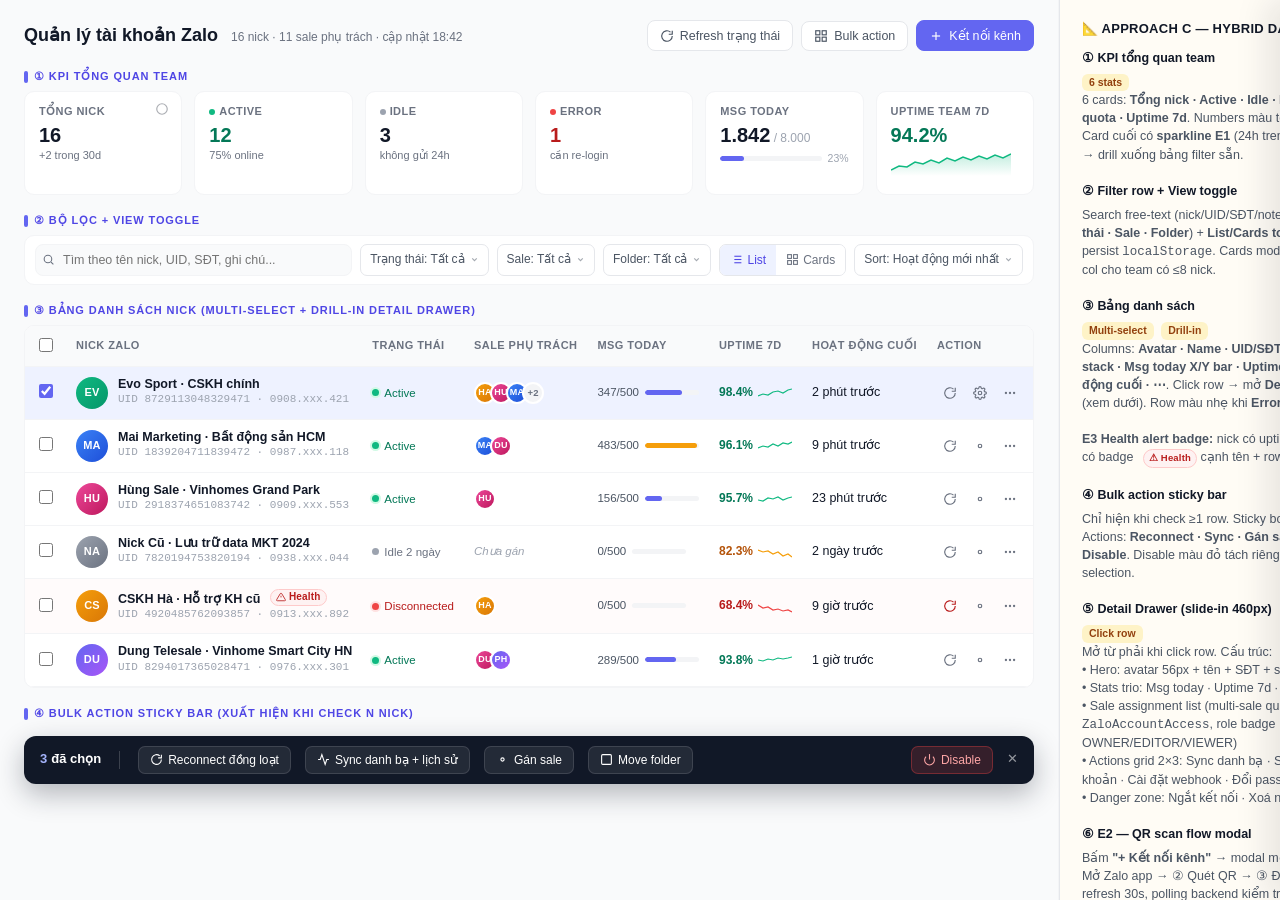
<file: .zalo-accounts-mockup.html>
<!DOCTYPE html>
<html lang="vi">
<head>
<meta charset="UTF-8" />
<title>Zalo Accounts — Mockup (Approach C Hybrid)</title>
<style>
  :root{
    --bg: #F9FAFB;
    --surface: #FFFFFF;
    --border: #E5E7EB;
    --border-light: #F3F4F6;
    --text: #111827;
    --text-2: #4B5563;
    --text-3: #6B7280;
    --text-muted: #9CA3AF;
    --indigo: #6366F1;
    --indigo-50: #EEF2FF;
    --indigo-100: #E0E7FF;
    --indigo-600: #4F46E5;
    --green: #10B981;
    --green-50: #ECFDF5;
    --amber: #F59E0B;
    --amber-50: #FFFBEB;
    --red: #EF4444;
    --red-50: #FEF2F2;
    --red-100: #FEE2E2;
    --slate: #64748B;
  }
  *{box-sizing:border-box}
  html,body{margin:0;padding:0;font-family:-apple-system,BlinkMacSystemFont,"Segoe UI",Roboto,"Helvetica Neue",Arial,sans-serif;background:var(--bg);color:var(--text);font-size:13px;line-height:1.45}
  a{color:inherit;text-decoration:none}
  .layout{display:grid;grid-template-columns: 1fr 380px;min-height:100vh}
  .mockup{padding:20px 24px;border-right:1px solid var(--border-light)}
  .notes{background:#FFFCF5;border-left:1px solid var(--border);padding:20px 22px;font-size:12.5px;color:var(--text-2);position:sticky;top:0;align-self:start;max-height:100vh;overflow:auto}
  .notes h3{margin:0 0 10px;font-size:13px;color:var(--text);letter-spacing:.02em;text-transform:uppercase}
  .notes section{margin-bottom:18px}
  .notes .tag{display:inline-block;background:#FEF3C7;color:#92400E;padding:1px 7px;border-radius:6px;font-size:10.5px;font-weight:600;margin-right:4px}

  /* === Top bar === */
  .topbar{display:flex;align-items:center;justify-content:space-between;margin-bottom:18px}
  .topbar h1{margin:0;font-size:18px;font-weight:700}
  .topbar h1 small{font-size:12px;color:var(--text-3);font-weight:500;margin-left:8px}
  .topbar .actions{display:flex;gap:8px;align-items:center}
  .btn{display:inline-flex;align-items:center;gap:6px;padding:7px 12px;border-radius:8px;border:1px solid var(--border);background:white;cursor:pointer;font-size:12.5px;color:var(--text-2);font-weight:500}
  .btn:hover{border-color:#D1D5DB;color:var(--text)}
  .btn-primary{background:var(--indigo);color:white;border-color:var(--indigo)}
  .btn-primary:hover{background:var(--indigo-600);border-color:var(--indigo-600);color:white}
  .btn-danger{background:white;color:var(--red);border-color:var(--red-100)}
  .btn-danger:hover{background:var(--red-50)}
  .btn .ic{width:14px;height:14px}

  /* === KPI Stats cards === */
  .stats{display:grid;grid-template-columns:repeat(6,1fr);gap:12px;margin-bottom:16px}
  .stat{background:white;border:1px solid var(--border-light);border-radius:10px;padding:12px 14px;position:relative;overflow:hidden}
  .stat .label{font-size:11px;color:var(--text-3);text-transform:uppercase;letter-spacing:.04em;font-weight:600;margin-bottom:4px}
  .stat .value{font-size:20px;font-weight:700;color:var(--text);line-height:1.1}
  .stat .delta{font-size:11px;color:var(--text-3);margin-top:2px}
  .stat.green .value{color:#047857}
  .stat.amber .value{color:#B45309}
  .stat.red .value{color:#B91C1C}
  .stat .ic-icon{position:absolute;top:10px;right:12px;width:14px;height:14px;opacity:.35}
  .stat.dot::before{content:"";width:6px;height:6px;border-radius:50%;display:inline-block;background:var(--green);margin-right:6px;vertical-align:middle}

  /* Sparkline E1 */
  .stat .spark{margin-top:6px;height:24px}

  /* === Filter row === */
  .filter-row{display:flex;gap:8px;align-items:center;background:white;border:1px solid var(--border-light);border-radius:10px;padding:8px 10px;margin-bottom:12px}
  .filter-row .search{flex:1 1 0;display:flex;align-items:center;gap:6px;padding:0 6px;background:#F9FAFB;border:1px solid var(--border-light);border-radius:8px;height:32px}
  .filter-row .search input{flex:1 1 0;border:none;background:transparent;outline:none;font-size:12.5px;color:var(--text)}
  .filter-row .search .ic{width:13px;height:13px;color:var(--text-3)}
  .select{display:inline-flex;align-items:center;gap:5px;padding:6px 9px;border:1px solid var(--border);border-radius:7px;background:white;font-size:12px;color:var(--text-2);cursor:pointer;height:32px;white-space:nowrap}
  .select:hover{border-color:#D1D5DB}
  .select .caret{width:9px;height:9px;opacity:.5}
  .view-toggle{display:inline-flex;border:1px solid var(--border);border-radius:7px;overflow:hidden;height:32px}
  .view-toggle button{border:none;background:white;padding:0 10px;cursor:pointer;font-size:12px;color:var(--text-3);display:inline-flex;align-items:center;gap:4px}
  .view-toggle button.active{background:var(--indigo-50);color:var(--indigo-600)}
  .view-toggle .ic{width:13px;height:13px}

  /* === Main table === */
  .panel{background:white;border:1px solid var(--border-light);border-radius:10px;overflow:hidden}
  table{width:100%;border-collapse:collapse}
  thead th{background:#F9FAFB;font-size:11px;font-weight:600;color:var(--text-3);text-transform:uppercase;letter-spacing:.04em;padding:9px 10px;text-align:left;border-bottom:1px solid var(--border-light);white-space:nowrap}
  thead th.center{text-align:center}
  tbody td{padding:10px;border-bottom:1px solid var(--border-light);vertical-align:middle;font-size:12.5px;color:var(--text)}
  tbody tr:hover{background:#FAFBFC;cursor:pointer}
  tbody tr.selected{background:var(--indigo-50)}
  tbody tr.alert{background:#FFFBFB}
  tbody tr.alert:hover{background:#FFF5F5}
  td.center{text-align:center}
  td.right{text-align:right}
  .chk{width:14px;height:14px;accent-color:var(--indigo)}

  /* Avatar */
  .avatar{width:32px;height:32px;border-radius:50%;background:linear-gradient(135deg,#6366F1,#A855F7);color:white;display:inline-flex;align-items:center;justify-content:center;font-size:11px;font-weight:600;letter-spacing:.02em;flex-shrink:0}
  .avatar.evo{background:linear-gradient(135deg,#10B981,#059669)}
  .avatar.cs{background:linear-gradient(135deg,#F59E0B,#D97706)}
  .avatar.mkt{background:linear-gradient(135deg,#3B82F6,#1D4ED8)}
  .avatar.sale{background:linear-gradient(135deg,#EC4899,#BE185D)}
  .avatar.gray{background:linear-gradient(135deg,#9CA3AF,#6B7280)}
  .avatar.sm{width:22px;height:22px;font-size:9px}
  .name-cell{display:flex;align-items:center;gap:10px}
  .name-cell .info{display:flex;flex-direction:column;min-width:0}
  .name-cell .info .nm{font-weight:600;color:var(--text);font-size:12.5px;line-height:1.25;white-space:nowrap;text-overflow:ellipsis;overflow:hidden}
  .name-cell .info .uid{font-size:11px;color:var(--text-muted);font-family:Menlo,Consolas,monospace}

  /* Status dot */
  .status{display:inline-flex;align-items:center;gap:5px;font-size:11.5px;font-weight:500}
  .status .d{width:7px;height:7px;border-radius:50%;display:inline-block}
  .status.ok .d{background:var(--green);box-shadow:0 0 0 2px #D1FAE5}
  .status.idle .d{background:#9CA3AF}
  .status.err .d{background:var(--red);box-shadow:0 0 0 2px var(--red-100)}
  .status.ok{color:#047857}
  .status.idle{color:#6B7280}
  .status.err{color:#B91C1C}

  /* Sale stack */
  .sales{display:inline-flex;align-items:center}
  .sales .avatar{margin-left:-6px;border:2px solid white}
  .sales .avatar:first-child{margin-left:0}
  .sales .more{margin-left:-6px;width:22px;height:22px;border-radius:50%;background:#F3F4F6;color:var(--text-3);display:inline-flex;align-items:center;justify-content:center;font-size:9.5px;font-weight:700;border:2px solid white}

  /* Progress bar (msg today X/500) */
  .progress{display:flex;align-items:center;gap:6px;font-size:11.5px;color:var(--text-2);white-space:nowrap}
  .progress .bar{width:54px;height:5px;border-radius:99px;background:#F3F4F6;overflow:hidden}
  .progress .bar > i{display:block;height:100%;background:var(--indigo);border-radius:99px}
  .progress.high .bar > i{background:var(--amber)}
  .progress.over .bar > i{background:var(--red)}

  /* Uptime */
  .uptime{display:inline-flex;align-items:center;gap:5px;font-size:12px;font-weight:600;color:var(--text-2)}
  .uptime.ok{color:#047857}
  .uptime.warn{color:#B45309}
  .uptime.bad{color:#B91C1C}
  .uptime svg{width:34px;height:14px}

  /* Health badge E3 */
  .badge-alert{display:inline-flex;align-items:center;gap:3px;background:var(--red-50);color:#B91C1C;border:1px solid #FECACA;font-size:10px;font-weight:700;padding:1.5px 5px;border-radius:99px;letter-spacing:.02em;margin-left:6px}
  .badge-alert .ic{width:10px;height:10px}

  /* Action menu */
  .row-actions{display:inline-flex;gap:4px}
  .icon-btn{width:26px;height:26px;border:none;background:transparent;border-radius:6px;cursor:pointer;display:inline-flex;align-items:center;justify-content:center;color:var(--text-3)}
  .icon-btn:hover{background:#F3F4F6;color:var(--text)}
  .icon-btn .ic{width:14px;height:14px}

  /* === Bulk action sticky bar === */
  .bulk-bar{position:sticky;bottom:16px;margin-top:14px;background:#111827;color:white;border-radius:12px;padding:10px 16px;display:flex;align-items:center;gap:14px;box-shadow:0 10px 28px rgba(17,24,39,.30)}
  .bulk-bar .count{font-weight:600;font-size:13px}
  .bulk-bar .count em{color:#A5B4FC;font-style:normal;margin-right:4px}
  .bulk-bar .divider{width:1px;height:18px;background:rgba(255,255,255,.18);margin:0 4px}
  .bulk-bar button{background:rgba(255,255,255,.08);border:1px solid rgba(255,255,255,.12);color:white;font-size:12px;font-weight:500;padding:6px 11px;border-radius:7px;cursor:pointer;display:inline-flex;gap:5px;align-items:center}
  .bulk-bar button:hover{background:rgba(255,255,255,.18)}
  .bulk-bar button.danger{background:rgba(239,68,68,.16);border-color:rgba(239,68,68,.35);color:#FCA5A5}
  .bulk-bar .spacer{flex:1 1 0}
  .bulk-bar .close{opacity:.55;cursor:pointer}

  /* === Detail Drawer === */
  .drawer-wrap{position:fixed;top:0;right:0;width:460px;height:100vh;background:white;border-left:1px solid var(--border);box-shadow:-12px 0 32px rgba(17,24,39,.10);z-index:50;display:flex;flex-direction:column;transform:translateX(100%);transition:transform .25s ease}
  .drawer-wrap.show{transform:translateX(0)}
  .drawer-head{padding:16px 18px;border-bottom:1px solid var(--border-light);display:flex;align-items:center;justify-content:space-between}
  .drawer-head .ttl{font-weight:600;font-size:13px;color:var(--text-2)}
  .drawer-head .close{cursor:pointer;color:var(--text-3);width:28px;height:28px;border-radius:6px;display:inline-flex;align-items:center;justify-content:center}
  .drawer-head .close:hover{background:#F3F4F6;color:var(--text)}
  .drawer-body{flex:1 1 auto;overflow:auto;padding:18px}
  .drawer-foot{padding:10px 14px;border-top:1px solid var(--border-light);background:#FAFBFC;display:flex;gap:8px}

  .d-hero{display:flex;align-items:center;gap:14px;margin-bottom:16px}
  .d-hero .avatar{width:56px;height:56px;font-size:16px}
  .d-hero .meta{flex:1 1 0;min-width:0}
  .d-hero .meta .nm{font-size:16px;font-weight:700;color:var(--text)}
  .d-hero .meta .ph{font-size:12px;color:var(--text-3);font-family:Menlo,Consolas,monospace;margin-top:2px}
  .d-hero .meta .st{margin-top:6px}

  /* Stat trio in drawer */
  .d-stats{display:grid;grid-template-columns:1fr 1fr 1fr;gap:8px;margin-bottom:16px}
  .d-stats .it{background:#F9FAFB;border:1px solid var(--border-light);border-radius:9px;padding:9px 10px;text-align:center}
  .d-stats .it .lbl{font-size:10.5px;color:var(--text-3);text-transform:uppercase;letter-spacing:.04em}
  .d-stats .it .v{font-size:16px;font-weight:700;color:var(--text);margin-top:2px}

  .d-section{margin-bottom:16px}
  .d-section .h{font-size:11px;font-weight:600;text-transform:uppercase;letter-spacing:.06em;color:var(--text-3);margin-bottom:8px;display:flex;align-items:center;justify-content:space-between}
  .d-section .h a{font-size:11px;color:var(--indigo-600);text-transform:none;letter-spacing:0;font-weight:500;cursor:pointer}

  /* Sale assignment list */
  .assign-row{display:flex;align-items:center;gap:10px;padding:7px 9px;border:1px solid var(--border-light);border-radius:9px;background:white;margin-bottom:6px}
  .assign-row .avatar{width:28px;height:28px;font-size:10px}
  .assign-row .nm{flex:1 1 0;min-width:0;font-size:12.5px;font-weight:500;color:var(--text)}
  .role-badge{font-size:10px;font-weight:700;text-transform:uppercase;letter-spacing:.04em;padding:2px 7px;border-radius:99px}
  .role-badge.owner{background:#DBEAFE;color:#1E40AF}
  .role-badge.editor{background:#D1FAE5;color:#065F46}
  .role-badge.viewer{background:#F3F4F6;color:#4B5563}
  .assign-row .x{cursor:pointer;color:var(--text-muted);font-size:14px;padding:2px 4px}
  .assign-row .x:hover{color:var(--red)}

  /* Action buttons grid */
  .actions-grid{display:grid;grid-template-columns:1fr 1fr;gap:6px}
  .action-btn{display:flex;align-items:center;gap:9px;padding:9px 11px;background:white;border:1px solid var(--border-light);border-radius:9px;cursor:pointer;font-size:12px;color:var(--text-2);text-align:left}
  .action-btn:hover{border-color:#D1D5DB;background:#FAFBFC}
  .action-btn .ic{width:14px;height:14px;color:var(--text-3);flex-shrink:0}
  .action-btn .lbl{font-weight:500;white-space:nowrap;overflow:hidden;text-overflow:ellipsis}
  .action-btn.full{grid-column:1/-1}

  /* Danger zone */
  .danger-zone{border:1px dashed #FECACA;border-radius:9px;padding:10px 12px;background:#FEFAFA}
  .danger-zone .ttl{font-size:11px;font-weight:700;color:#B91C1C;text-transform:uppercase;letter-spacing:.06em;margin-bottom:6px}
  .danger-zone button{background:white;border:1px solid #FECACA;color:#B91C1C;font-size:12px;font-weight:500;padding:6px 10px;border-radius:7px;cursor:pointer;margin-right:6px}
  .danger-zone button:hover{background:var(--red-50)}

  /* === QR Modal E2 (overlay) === */
  .qr-modal{position:fixed;left:50%;top:50%;transform:translate(-50%,-50%);background:white;border:1px solid var(--border);border-radius:14px;width:380px;padding:22px;box-shadow:0 24px 60px rgba(17,24,39,.18);z-index:60;display:none}
  .qr-modal.show{display:block}
  .qr-modal h3{margin:0 0 6px;font-size:15px;font-weight:700}
  .qr-modal .sub{font-size:12px;color:var(--text-3);margin-bottom:14px}
  .qr-box{width:200px;height:200px;border:2px dashed var(--border);border-radius:12px;margin:0 auto 14px;display:flex;align-items:center;justify-content:center;background:#FAFBFC;position:relative}
  .qr-box .grid{display:grid;grid-template-columns:repeat(8,1fr);grid-template-rows:repeat(8,1fr);width:140px;height:140px;gap:2px}
  .qr-box .grid div{background:#111827;border-radius:1px}
  .qr-box .grid div.empty{background:transparent}
  .qr-step{display:flex;align-items:center;gap:9px;padding:6px 8px;border-radius:7px;font-size:12px;color:var(--text-2);margin-bottom:4px}
  .qr-step .n{width:20px;height:20px;border-radius:50%;background:var(--indigo-50);color:var(--indigo-600);display:inline-flex;align-items:center;justify-content:center;font-weight:700;font-size:10.5px;flex-shrink:0}
  .qr-step.active{background:var(--indigo-50);color:var(--indigo-600)}
  .qr-step.active .n{background:var(--indigo);color:white}

  .backdrop{position:fixed;inset:0;background:rgba(17,24,39,.35);z-index:55;display:none}
  .backdrop.show{display:block}

  /* Section title above mockup blocks */
  .section-label{font-size:11px;color:var(--indigo-600);text-transform:uppercase;letter-spacing:.08em;font-weight:700;margin:18px 0 6px;display:flex;align-items:center;gap:6px}
  .section-label::before{content:"";width:4px;height:12px;background:var(--indigo);border-radius:2px;display:inline-block}

  /* Note annotation arrows in mockup region */
  .ann{position:relative}
  .ann::after{content:attr(data-note);position:absolute;top:0;right:-9px;width:0;height:0}

</style>
</head>
<body>

<div class="layout">

<!-- ============= LEFT: MOCKUP ============= -->
<div class="mockup">

  <!-- Top bar -->
  <div class="topbar">
    <div>
      <h1>Quản lý tài khoản Zalo
        <small>16 nick · 11 sale phụ trách · cập nhật 18:42</small>
      </h1>
    </div>
    <div class="actions">
      <button class="btn">
        <svg class="ic" viewBox="0 0 24 24" fill="none" stroke="currentColor" stroke-width="2"><path d="M21 12a9 9 0 1 1-3-6.7"/><path d="M21 3v6h-6"/></svg>
        Refresh trạng thái
      </button>
      <button class="btn">
        <svg class="ic" viewBox="0 0 24 24" fill="none" stroke="currentColor" stroke-width="2"><rect x="3" y="3" width="7" height="7"/><rect x="14" y="3" width="7" height="7"/><rect x="3" y="14" width="7" height="7"/><rect x="14" y="14" width="7" height="7"/></svg>
        Bulk action
      </button>
      <button class="btn-primary btn" onclick="document.querySelector('.qr-modal').classList.add('show');document.querySelector('.backdrop').classList.add('show')">
        <svg class="ic" viewBox="0 0 24 24" fill="none" stroke="currentColor" stroke-width="2"><line x1="12" y1="5" x2="12" y2="19"/><line x1="5" y1="12" x2="19" y2="12"/></svg>
        Kết nối kênh
      </button>
    </div>
  </div>

  <!-- KPI stats cards -->
  <div class="section-label">① KPI tổng quan team</div>
  <div class="stats">
    <div class="stat">
      <div class="label">Tổng nick</div>
      <div class="value">16</div>
      <div class="delta">+2 trong 30d</div>
      <svg class="ic-icon" viewBox="0 0 24 24" fill="none" stroke="currentColor" stroke-width="2"><circle cx="12" cy="12" r="9"/></svg>
    </div>
    <div class="stat green">
      <div class="label"><span style="display:inline-block;width:6px;height:6px;border-radius:50%;background:#10B981;margin-right:4px"></span>Active</div>
      <div class="value">12</div>
      <div class="delta">75% online</div>
    </div>
    <div class="stat">
      <div class="label"><span style="display:inline-block;width:6px;height:6px;border-radius:50%;background:#9CA3AF;margin-right:4px"></span>Idle</div>
      <div class="value">3</div>
      <div class="delta">không gửi 24h</div>
    </div>
    <div class="stat red">
      <div class="label"><span style="display:inline-block;width:6px;height:6px;border-radius:50%;background:#EF4444;margin-right:4px"></span>Error</div>
      <div class="value">1</div>
      <div class="delta">cần re-login</div>
    </div>
    <div class="stat">
      <div class="label">Msg today</div>
      <div class="value">1.842<span style="font-size:12px;color:#9CA3AF;font-weight:500"> / 8.000</span></div>
      <div class="progress" style="margin-top:5px">
        <div class="bar" style="width:100%"><i style="width:23%"></i></div>
        <span style="font-size:10.5px;color:#9CA3AF">23%</span>
      </div>
    </div>
    <div class="stat green">
      <div class="label">Uptime team 7d</div>
      <div class="value">94.2%</div>
      <!-- E1: sparkline 24h -->
      <svg class="spark" viewBox="0 0 120 24" preserveAspectRatio="none">
        <polyline points="0,18 8,14 16,15 24,10 32,12 40,8 48,11 56,6 64,9 72,5 80,8 88,4 96,7 104,3 112,6 120,2" fill="none" stroke="#10B981" stroke-width="1.5"/>
        <polyline points="0,18 8,14 16,15 24,10 32,12 40,8 48,11 56,6 64,9 72,5 80,8 88,4 96,7 104,3 112,6 120,2 120,24 0,24" fill="url(#sg)" stroke="none"/>
        <defs><linearGradient id="sg" x1="0" x2="0" y1="0" y2="1"><stop offset="0" stop-color="#10B981" stop-opacity=".25"/><stop offset="1" stop-color="#10B981" stop-opacity="0"/></linearGradient></defs>
      </svg>
    </div>
  </div>

  <!-- Filter row -->
  <div class="section-label">② Bộ lọc + view toggle</div>
  <div class="filter-row">
    <div class="search">
      <svg class="ic" viewBox="0 0 24 24" fill="none" stroke="currentColor" stroke-width="2"><circle cx="11" cy="11" r="7"/><line x1="21" y1="21" x2="16.65" y2="16.65"/></svg>
      <input placeholder="Tìm theo tên nick, UID, SĐT, ghi chú..." />
    </div>
    <div class="select">Trạng thái: Tất cả <svg class="caret" viewBox="0 0 24 24" fill="none" stroke="currentColor" stroke-width="3"><polyline points="6 9 12 15 18 9"/></svg></div>
    <div class="select">Sale: Tất cả <svg class="caret" viewBox="0 0 24 24" fill="none" stroke="currentColor" stroke-width="3"><polyline points="6 9 12 15 18 9"/></svg></div>
    <div class="select">Folder: Tất cả <svg class="caret" viewBox="0 0 24 24" fill="none" stroke="currentColor" stroke-width="3"><polyline points="6 9 12 15 18 9"/></svg></div>
    <div class="view-toggle">
      <button class="active">
        <svg class="ic" viewBox="0 0 24 24" fill="none" stroke="currentColor" stroke-width="2"><line x1="8" y1="6" x2="21" y2="6"/><line x1="8" y1="12" x2="21" y2="12"/><line x1="8" y1="18" x2="21" y2="18"/><line x1="3" y1="6" x2="3.01" y2="6"/><line x1="3" y1="12" x2="3.01" y2="12"/><line x1="3" y1="18" x2="3.01" y2="18"/></svg>
        List
      </button>
      <button>
        <svg class="ic" viewBox="0 0 24 24" fill="none" stroke="currentColor" stroke-width="2"><rect x="3" y="3" width="7" height="7"/><rect x="14" y="3" width="7" height="7"/><rect x="3" y="14" width="7" height="7"/><rect x="14" y="14" width="7" height="7"/></svg>
        Cards
      </button>
    </div>
    <div class="select">Sort: Hoạt động mới nhất <svg class="caret" viewBox="0 0 24 24" fill="none" stroke="currentColor" stroke-width="3"><polyline points="6 9 12 15 18 9"/></svg></div>
  </div>

  <!-- Main table -->
  <div class="section-label">③ Bảng danh sách nick (multi-select + drill-in detail drawer)</div>
  <div class="panel">
    <table>
      <thead>
        <tr>
          <th style="width:32px"><input type="checkbox" class="chk"/></th>
          <th>Nick Zalo</th>
          <th>Trạng thái</th>
          <th>Sale phụ trách</th>
          <th>Msg today</th>
          <th>Uptime 7d</th>
          <th>Hoạt động cuối</th>
          <th class="right" style="width:80px">Action</th>
        </tr>
      </thead>
      <tbody>
        <!-- Row 1 selected + drawer open -->
        <tr class="selected" onclick="openDrawer(event)">
          <td><input type="checkbox" class="chk" checked onclick="event.stopPropagation()"/></td>
          <td>
            <div class="name-cell">
              <span class="avatar evo">EV</span>
              <span class="info">
                <span class="nm">Evo Sport · CSKH chính</span>
                <span class="uid">UID 8729113048329471 · 0908.xxx.421</span>
              </span>
            </div>
          </td>
          <td><span class="status ok"><span class="d"></span>Active</span></td>
          <td>
            <div class="sales">
              <span class="avatar sm cs">HA</span>
              <span class="avatar sm sale">HU</span>
              <span class="avatar sm mkt">MA</span>
              <span class="more">+2</span>
            </div>
          </td>
          <td>
            <div class="progress">
              <span>347/500</span>
              <div class="bar"><i style="width:69%"></i></div>
            </div>
          </td>
          <td>
            <span class="uptime ok">
              98.4%
              <svg viewBox="0 0 34 14" preserveAspectRatio="none"><polyline points="0,10 5,8 10,9 15,6 20,5 25,7 30,4 34,3" fill="none" stroke="#10B981" stroke-width="1.2"/></svg>
            </span>
          </td>
          <td>2 phút trước</td>
          <td class="right">
            <div class="row-actions">
              <button class="icon-btn" title="Sync"><svg class="ic" viewBox="0 0 24 24" fill="none" stroke="currentColor" stroke-width="2"><path d="M21 12a9 9 0 1 1-3-6.7"/><path d="M21 3v6h-6"/></svg></button>
              <button class="icon-btn" title="Cài đặt"><svg class="ic" viewBox="0 0 24 24" fill="none" stroke="currentColor" stroke-width="2"><circle cx="12" cy="12" r="3"/><path d="M19.4 15a1.65 1.65 0 0 0 .33 1.82l.06.06a2 2 0 1 1-2.83 2.83l-.06-.06a1.65 1.65 0 0 0-1.82-.33 1.65 1.65 0 0 0-1 1.51V21a2 2 0 0 1-4 0v-.09A1.65 1.65 0 0 0 9 19.4a1.65 1.65 0 0 0-1.82.33l-.06.06a2 2 0 1 1-2.83-2.83l.06-.06a1.65 1.65 0 0 0 .33-1.82 1.65 1.65 0 0 0-1.51-1H3a2 2 0 0 1 0-4h.09A1.65 1.65 0 0 0 4.6 9a1.65 1.65 0 0 0-.33-1.82l-.06-.06a2 2 0 1 1 2.83-2.83l.06.06a1.65 1.65 0 0 0 1.82.33H9a1.65 1.65 0 0 0 1-1.51V3a2 2 0 0 1 4 0v.09a1.65 1.65 0 0 0 1 1.51 1.65 1.65 0 0 0 1.82-.33l.06-.06a2 2 0 1 1 2.83 2.83l-.06.06a1.65 1.65 0 0 0-.33 1.82V9a1.65 1.65 0 0 0 1.51 1H21a2 2 0 0 1 0 4h-.09a1.65 1.65 0 0 0-1.51 1z"/></svg></button>
              <button class="icon-btn" title="More"><svg class="ic" viewBox="0 0 24 24" fill="currentColor"><circle cx="5" cy="12" r="2"/><circle cx="12" cy="12" r="2"/><circle cx="19" cy="12" r="2"/></svg></button>
            </div>
          </td>
        </tr>

        <!-- Row 2 -->
        <tr onclick="openDrawer(event)">
          <td><input type="checkbox" class="chk" onclick="event.stopPropagation()"/></td>
          <td>
            <div class="name-cell">
              <span class="avatar mkt">MA</span>
              <span class="info">
                <span class="nm">Mai Marketing · Bất động sản HCM</span>
                <span class="uid">UID 1839204711839472 · 0987.xxx.118</span>
              </span>
            </div>
          </td>
          <td><span class="status ok"><span class="d"></span>Active</span></td>
          <td>
            <div class="sales">
              <span class="avatar sm mkt">MA</span>
              <span class="avatar sm sale">DU</span>
            </div>
          </td>
          <td><div class="progress high"><span>483/500</span><div class="bar"><i style="width:96.6%"></i></div></div></td>
          <td><span class="uptime ok">96.1% <svg viewBox="0 0 34 14"><polyline points="0,9 5,7 10,8 15,5 20,7 25,4 30,5 34,3" fill="none" stroke="#10B981" stroke-width="1.2"/></svg></span></td>
          <td>9 phút trước</td>
          <td class="right">
            <div class="row-actions">
              <button class="icon-btn"><svg class="ic" viewBox="0 0 24 24" fill="none" stroke="currentColor" stroke-width="2"><path d="M21 12a9 9 0 1 1-3-6.7"/><path d="M21 3v6h-6"/></svg></button>
              <button class="icon-btn"><svg class="ic" viewBox="0 0 24 24" fill="none" stroke="currentColor" stroke-width="2"><circle cx="12" cy="12" r="3"/></svg></button>
              <button class="icon-btn"><svg class="ic" viewBox="0 0 24 24" fill="currentColor"><circle cx="5" cy="12" r="2"/><circle cx="12" cy="12" r="2"/><circle cx="19" cy="12" r="2"/></svg></button>
            </div>
          </td>
        </tr>

        <!-- Row 3 -->
        <tr onclick="openDrawer(event)">
          <td><input type="checkbox" class="chk" onclick="event.stopPropagation()"/></td>
          <td>
            <div class="name-cell">
              <span class="avatar sale">HU</span>
              <span class="info">
                <span class="nm">Hùng Sale · Vinhomes Grand Park</span>
                <span class="uid">UID 2918374651083742 · 0909.xxx.553</span>
              </span>
            </div>
          </td>
          <td><span class="status ok"><span class="d"></span>Active</span></td>
          <td>
            <div class="sales">
              <span class="avatar sm sale">HU</span>
            </div>
          </td>
          <td><div class="progress"><span>156/500</span><div class="bar"><i style="width:31%"></i></div></div></td>
          <td><span class="uptime ok">95.7% <svg viewBox="0 0 34 14"><polyline points="0,8 5,9 10,6 15,7 20,5 25,8 30,6 34,5" fill="none" stroke="#10B981" stroke-width="1.2"/></svg></span></td>
          <td>23 phút trước</td>
          <td class="right">
            <div class="row-actions">
              <button class="icon-btn"><svg class="ic" viewBox="0 0 24 24" fill="none" stroke="currentColor" stroke-width="2"><path d="M21 12a9 9 0 1 1-3-6.7"/><path d="M21 3v6h-6"/></svg></button>
              <button class="icon-btn"><svg class="ic" viewBox="0 0 24 24" fill="none" stroke="currentColor" stroke-width="2"><circle cx="12" cy="12" r="3"/></svg></button>
              <button class="icon-btn"><svg class="ic" viewBox="0 0 24 24" fill="currentColor"><circle cx="5" cy="12" r="2"/><circle cx="12" cy="12" r="2"/><circle cx="19" cy="12" r="2"/></svg></button>
            </div>
          </td>
        </tr>

        <!-- Row 4 idle -->
        <tr onclick="openDrawer(event)">
          <td><input type="checkbox" class="chk" onclick="event.stopPropagation()"/></td>
          <td>
            <div class="name-cell">
              <span class="avatar gray">NA</span>
              <span class="info">
                <span class="nm">Nick Cũ · Lưu trữ data MKT 2024</span>
                <span class="uid">UID 7820194753820194 · 0938.xxx.044</span>
              </span>
            </div>
          </td>
          <td><span class="status idle"><span class="d"></span>Idle 2 ngày</span></td>
          <td><span style="color:var(--text-muted);font-size:11.5px;font-style:italic">Chưa gán</span></td>
          <td><div class="progress"><span>0/500</span><div class="bar"><i style="width:0%"></i></div></div></td>
          <td><span class="uptime warn">82.3% <svg viewBox="0 0 34 14"><polyline points="0,5 5,7 10,6 15,9 20,7 25,11 30,9 34,12" fill="none" stroke="#F59E0B" stroke-width="1.2"/></svg></span></td>
          <td>2 ngày trước</td>
          <td class="right">
            <div class="row-actions">
              <button class="icon-btn"><svg class="ic" viewBox="0 0 24 24" fill="none" stroke="currentColor" stroke-width="2"><path d="M21 12a9 9 0 1 1-3-6.7"/><path d="M21 3v6h-6"/></svg></button>
              <button class="icon-btn"><svg class="ic" viewBox="0 0 24 24" fill="none" stroke="currentColor" stroke-width="2"><circle cx="12" cy="12" r="3"/></svg></button>
              <button class="icon-btn"><svg class="ic" viewBox="0 0 24 24" fill="currentColor"><circle cx="5" cy="12" r="2"/><circle cx="12" cy="12" r="2"/><circle cx="19" cy="12" r="2"/></svg></button>
            </div>
          </td>
        </tr>

        <!-- Row 5 ERROR + E3 health alert badge -->
        <tr class="alert" onclick="openDrawer(event)">
          <td><input type="checkbox" class="chk" onclick="event.stopPropagation()"/></td>
          <td>
            <div class="name-cell">
              <span class="avatar cs">CS</span>
              <span class="info">
                <span class="nm">CSKH Hà · Hỗ trợ KH cũ
                  <!-- E3 -->
                  <span class="badge-alert">
                    <svg class="ic" viewBox="0 0 24 24" fill="none" stroke="currentColor" stroke-width="2"><path d="M10.29 3.86 1.82 18a2 2 0 0 0 1.71 3h16.94a2 2 0 0 0 1.71-3L13.71 3.86a2 2 0 0 0-3.42 0z"/><line x1="12" y1="9" x2="12" y2="13"/><line x1="12" y1="17" x2="12.01" y2="17"/></svg>
                    Health
                  </span>
                </span>
                <span class="uid">UID 4920485762093857 · 0913.xxx.892</span>
              </span>
            </div>
          </td>
          <td><span class="status err"><span class="d"></span>Disconnected</span></td>
          <td>
            <div class="sales">
              <span class="avatar sm cs">HA</span>
            </div>
          </td>
          <td><div class="progress"><span>0/500</span><div class="bar"><i style="width:0%"></i></div></div></td>
          <td><span class="uptime bad">68.4% <svg viewBox="0 0 34 14"><polyline points="0,6 5,9 10,8 15,11 20,10 25,12 30,11 34,13" fill="none" stroke="#EF4444" stroke-width="1.2"/></svg></span></td>
          <td>9 giờ trước</td>
          <td class="right">
            <div class="row-actions">
              <button class="icon-btn" title="Re-login"><svg class="ic" viewBox="0 0 24 24" fill="none" stroke="#B91C1C" stroke-width="2"><path d="M21 12a9 9 0 1 1-3-6.7"/><path d="M21 3v6h-6"/></svg></button>
              <button class="icon-btn"><svg class="ic" viewBox="0 0 24 24" fill="none" stroke="currentColor" stroke-width="2"><circle cx="12" cy="12" r="3"/></svg></button>
              <button class="icon-btn"><svg class="ic" viewBox="0 0 24 24" fill="currentColor"><circle cx="5" cy="12" r="2"/><circle cx="12" cy="12" r="2"/><circle cx="19" cy="12" r="2"/></svg></button>
            </div>
          </td>
        </tr>

        <!-- Row 6 -->
        <tr onclick="openDrawer(event)">
          <td><input type="checkbox" class="chk" onclick="event.stopPropagation()"/></td>
          <td>
            <div class="name-cell">
              <span class="avatar">DU</span>
              <span class="info">
                <span class="nm">Dung Telesale · Vinhome Smart City HN</span>
                <span class="uid">UID 8294017365028471 · 0976.xxx.301</span>
              </span>
            </div>
          </td>
          <td><span class="status ok"><span class="d"></span>Active</span></td>
          <td><div class="sales"><span class="avatar sm sale">DU</span><span class="avatar sm">PH</span></div></td>
          <td><div class="progress"><span>289/500</span><div class="bar"><i style="width:57%"></i></div></div></td>
          <td><span class="uptime ok">93.8% <svg viewBox="0 0 34 14"><polyline points="0,7 5,8 10,6 15,7 20,5 25,6 30,5 34,4" fill="none" stroke="#10B981" stroke-width="1.2"/></svg></span></td>
          <td>1 giờ trước</td>
          <td class="right">
            <div class="row-actions">
              <button class="icon-btn"><svg class="ic" viewBox="0 0 24 24" fill="none" stroke="currentColor" stroke-width="2"><path d="M21 12a9 9 0 1 1-3-6.7"/><path d="M21 3v6h-6"/></svg></button>
              <button class="icon-btn"><svg class="ic" viewBox="0 0 24 24" fill="none" stroke="currentColor" stroke-width="2"><circle cx="12" cy="12" r="3"/></svg></button>
              <button class="icon-btn"><svg class="ic" viewBox="0 0 24 24" fill="currentColor"><circle cx="5" cy="12" r="2"/><circle cx="12" cy="12" r="2"/><circle cx="19" cy="12" r="2"/></svg></button>
            </div>
          </td>
        </tr>

      </tbody>
    </table>
  </div>

  <!-- Bulk action sticky bar (visible only when N rows selected) -->
  <div class="section-label">④ Bulk action sticky bar (xuất hiện khi check N nick)</div>
  <div class="bulk-bar">
    <span class="count"><em>3</em>đã chọn</span>
    <span class="divider"></span>
    <button>
      <svg width="13" height="13" viewBox="0 0 24 24" fill="none" stroke="currentColor" stroke-width="2"><path d="M21 12a9 9 0 1 1-3-6.7"/><path d="M21 3v6h-6"/></svg>
      Reconnect đồng loạt
    </button>
    <button>
      <svg width="13" height="13" viewBox="0 0 24 24" fill="none" stroke="currentColor" stroke-width="2"><polyline points="22 12 18 12 15 21 9 3 6 12 2 12"/></svg>
      Sync danh bạ + lịch sử
    </button>
    <button>
      <svg width="13" height="13" viewBox="0 0 24 24" fill="none" stroke="currentColor" stroke-width="2"><circle cx="12" cy="12" r="3"/></svg>
      Gán sale
    </button>
    <button>
      <svg width="13" height="13" viewBox="0 0 24 24" fill="none" stroke="currentColor" stroke-width="2"><rect x="3" y="3" width="18" height="18" rx="2"/></svg>
      Move folder
    </button>
    <span class="spacer"></span>
    <button class="danger">
      <svg width="13" height="13" viewBox="0 0 24 24" fill="none" stroke="currentColor" stroke-width="2"><path d="M18.36 6.64a9 9 0 1 1-12.73 0"/><line x1="12" y1="2" x2="12" y2="12"/></svg>
      Disable
    </button>
    <span class="close">✕</span>
  </div>

  <div style="height:24px"></div>
</div>

<!-- ============= RIGHT: ANNOTATION NOTES ============= -->
<aside class="notes">
  <h3>📐 Approach C — Hybrid Dashboard</h3>

  <section>
    <div style="font-weight:600;color:var(--text);margin-bottom:6px">① KPI tổng quan team</div>
    <span class="tag">6 stats</span><br/>
    6 cards: <b>Tổng nick · Active · Idle · Error · Msg today / quota · Uptime 7d</b>.
    Numbers màu tonal (xanh/cam/đỏ). Card cuối có <b>sparkline E1</b> (24h trend SVG mini).
    Click số → drill xuống bảng filter sẵn.
  </section>

  <section>
    <div style="font-weight:600;color:var(--text);margin-bottom:6px">② Filter row + View toggle</div>
    Search free-text (nick/UID/SĐT/note) + 3 dropdown (<b>Trạng thái · Sale · Folder</b>) + <b>List/Cards toggle</b> + Sort.
    State persist <code>localStorage</code>. Cards mode hiển thị tile layout 2-3 col cho team có ≤8 nick.
  </section>

  <section>
    <div style="font-weight:600;color:var(--text);margin-bottom:6px">③ Bảng danh sách</div>
    <span class="tag">Multi-select</span> <span class="tag">Drill-in</span><br/>
    Columns: <b>Avatar · Name · UID/SĐT · Status (dot) · Sale stack · Msg today X/Y bar · Uptime 7d + sparkline · Hoạt động cuối · ⋯</b>.
    Click row → mở <b>Detail Drawer</b> bên phải (xem dưới).
    Row màu nhẹ khi <b>Error / Idle</b>.<br/><br/>
    <b>E3 Health alert badge:</b> nick có uptime &lt; 80% trong 7d sẽ có badge <span class="badge-alert" style="font-size:9.5px">⚠ Health</span> cạnh tên + row tint hồng.
  </section>

  <section>
    <div style="font-weight:600;color:var(--text);margin-bottom:6px">④ Bulk action sticky bar</div>
    Chỉ hiện khi check ≥1 row. Sticky bottom, dark theme.
    Actions: <b>Reconnect · Sync · Gán sale · Move folder · Disable</b>.
    Disable màu đỏ tách riêng bên phải. ✕ để clear selection.
  </section>

  <section>
    <div style="font-weight:600;color:var(--text);margin-bottom:6px">⑤ Detail Drawer (slide-in 460px)</div>
    <span class="tag">Click row</span><br/>
    Mở từ phải khi click row. Cấu trúc:<br/>
    • Hero: avatar 56px + tên + SĐT + status realtime<br/>
    • Stats trio: Msg today · Uptime 7d · Friend tổng<br/>
    • Sale assignment list (multi-sale qua <code>ZaloAccountAccess</code>, role badge OWNER/EDITOR/VIEWER)<br/>
    • Actions grid 2×3: Sync danh bạ · Sync lịch sử · Đổi tài khoản · Cài đặt webhook · Đổi password · Xem log<br/>
    • Danger zone: Ngắt kết nối · Xoá nick
  </section>

  <section>
    <div style="font-weight:600;color:var(--text);margin-bottom:6px">⑥ E2 — QR scan flow modal</div>
    Bấm <b>"+ Kết nối kênh"</b> → modal mở giữa màn.
    3 bước: ① Mở Zalo app → ② Quét QR → ③ Đang xác thực.
    QR refresh 30s, polling backend kiểm tra session.
    Khi xong → close modal + toast "Kết nối nick <code>UID xxxx</code> thành công".
  </section>

  <section>
    <div style="font-weight:600;color:var(--text);margin-bottom:6px">🎨 Design tokens</div>
    Primary: <code>#6366F1</code> (Indigo) · Border <code>#E5E7EB</code> · BG <code>#F9FAFB</code><br/>
    Status: 🟢 <code>#10B981</code> · 🟡 <code>#F59E0B</code> · 🔴 <code>#EF4444</code> · ⚫ <code>#9CA3AF</code><br/>
    Avatar gradient phân theo role: Sale 💗 · MKT 💙 · CS 🧡 · CSKH 💚.
  </section>

  <section>
    <div style="font-weight:600;color:var(--text);margin-bottom:6px">⚙️ Backend endpoints cần thêm</div>
    • <code>GET /zalo-accounts</code> extend: stats (msgToday, uptime7d, lastActivity, healthScore)<br/>
    • <code>POST /zalo-accounts/:id/sync</code> — sync danh bạ + lịch sử<br/>
    • <code>POST /zalo-accounts/bulk-action</code> — reconnect/sync/disable many<br/>
    • <code>GET /zalo-accounts/:id/uptime?range=24h|7d</code> — sparkline data<br/>
    • <code>POST /zalo-accounts/:id/access</code> — manage sale assignment (role)<br/>
    • <code>POST /zalo-accounts/connect/qr</code> + <code>GET .../status/:sessionId</code> — QR pairing
  </section>

  <section>
    <div style="font-weight:600;color:var(--text);margin-bottom:6px">📦 FE files dự kiến</div>
    • <code>views/ZaloAccountsView.vue</code><br/>
    • <code>components/zalo-accounts/StatsCards.vue</code><br/>
    • <code>components/zalo-accounts/AccountsTable.vue</code><br/>
    • <code>components/zalo-accounts/AccountDetailDrawer.vue</code><br/>
    • <code>components/zalo-accounts/BulkActionBar.vue</code><br/>
    • <code>components/zalo-accounts/QrConnectModal.vue</code><br/>
    • <code>composables/use-zalo-accounts.ts</code> (list + stats + actions)<br/>
    • <code>composables/use-account-uptime.ts</code> (sparkline polling 30s)
  </section>

  <section style="background:#EEF2FF;padding:10px 12px;border-radius:8px;border:1px solid #C7D2FE">
    <b style="color:var(--indigo-600)">▶ Next:</b> Xem mockup, confirm OK → bắt đầu commit Vue trên branch <code>feat/zalo-accounts-dashboard</code>. Effort ~2-2.5 ngày CC.
  </section>
</aside>

</div>

<!-- ============= DETAIL DRAWER ============= -->
<aside class="drawer-wrap" id="drawer">
  <div class="drawer-head">
    <div class="ttl">Chi tiết nick Zalo</div>
    <div class="close" onclick="closeDrawer()">✕</div>
  </div>
  <div class="drawer-body">

    <div class="d-hero">
      <span class="avatar evo">EV</span>
      <div class="meta">
        <div class="nm">Evo Sport · CSKH chính</div>
        <div class="ph">UID 8729113048329471 · 0908.xxx.421</div>
        <div class="st"><span class="status ok"><span class="d"></span>Active · Online vừa xong</span></div>
      </div>
    </div>

    <div class="d-stats">
      <div class="it"><div class="lbl">Msg hôm nay</div><div class="v">347</div></div>
      <div class="it"><div class="lbl">Uptime 7d</div><div class="v" style="color:#047857">98.4%</div></div>
      <div class="it"><div class="lbl">Tổng Friend</div><div class="v">2.184</div></div>
    </div>

    <div class="d-section">
      <div class="h">
        <span>Sale phụ trách (5)</span>
        <a>+ Thêm sale</a>
      </div>
      <div class="assign-row">
        <span class="avatar cs">HA</span>
        <span class="nm">CSKH Hà · Trưởng nhóm CS</span>
        <span class="role-badge owner">Owner</span>
      </div>
      <div class="assign-row">
        <span class="avatar sale">HU</span>
        <span class="nm">Hùng Sale · Vinhomes Grand Park</span>
        <span class="role-badge editor">Editor</span>
        <span class="x">✕</span>
      </div>
      <div class="assign-row">
        <span class="avatar mkt">MA</span>
        <span class="nm">Mai MKT · Bất động sản HCM</span>
        <span class="role-badge editor">Editor</span>
        <span class="x">✕</span>
      </div>
      <div class="assign-row">
        <span class="avatar">PH</span>
        <span class="nm">Phương Lead · Telesale HN</span>
        <span class="role-badge viewer">Viewer</span>
        <span class="x">✕</span>
      </div>
      <div class="assign-row">
        <span class="avatar">DU</span>
        <span class="nm">Dung Telesale</span>
        <span class="role-badge viewer">Viewer</span>
        <span class="x">✕</span>
      </div>
    </div>

    <div class="d-section">
      <div class="h"><span>Hành động nhanh</span></div>
      <div class="actions-grid">
        <button class="action-btn">
          <svg class="ic" viewBox="0 0 24 24" fill="none" stroke="currentColor" stroke-width="2"><path d="M16 21v-2a4 4 0 0 0-4-4H5a4 4 0 0 0-4 4v2"/><circle cx="8.5" cy="7" r="4"/><line x1="20" y1="8" x2="20" y2="14"/><line x1="23" y1="11" x2="17" y2="11"/></svg>
          <span class="lbl">Sync danh bạ</span>
        </button>
        <button class="action-btn">
          <svg class="ic" viewBox="0 0 24 24" fill="none" stroke="currentColor" stroke-width="2"><path d="M21 15v4a2 2 0 0 1-2 2H5a2 2 0 0 1-2-2v-4"/><polyline points="7 10 12 15 17 10"/><line x1="12" y1="15" x2="12" y2="3"/></svg>
          <span class="lbl">Sync lịch sử chat</span>
        </button>
        <button class="action-btn">
          <svg class="ic" viewBox="0 0 24 24" fill="none" stroke="currentColor" stroke-width="2"><path d="M21 12a9 9 0 1 1-3-6.7"/><path d="M21 3v6h-6"/></svg>
          <span class="lbl">Đổi tài khoản (QR)</span>
        </button>
        <button class="action-btn">
          <svg class="ic" viewBox="0 0 24 24" fill="none" stroke="currentColor" stroke-width="2"><circle cx="12" cy="12" r="3"/><path d="M19.4 15a1.65 1.65 0 0 0 .33 1.82l.06.06a2 2 0 1 1-2.83 2.83l-.06-.06a1.65 1.65 0 0 0-1.82-.33 1.65 1.65 0 0 0-1 1.51V21a2 2 0 0 1-4 0v-.09A1.65 1.65 0 0 0 9 19.4a1.65 1.65 0 0 0-1.82.33l-.06.06a2 2 0 1 1-2.83-2.83l.06-.06A1.65 1.65 0 0 0 5 14.6"/></svg>
          <span class="lbl">Cài đặt webhook</span>
        </button>
        <button class="action-btn full">
          <svg class="ic" viewBox="0 0 24 24" fill="none" stroke="currentColor" stroke-width="2"><path d="M14 2H6a2 2 0 0 0-2 2v16a2 2 0 0 0 2 2h12a2 2 0 0 0 2-2V8z"/><polyline points="14 2 14 8 20 8"/><line x1="16" y1="13" x2="8" y2="13"/><line x1="16" y1="17" x2="8" y2="17"/></svg>
          <span class="lbl">Xem log hoạt động (7d gần nhất)</span>
        </button>
      </div>
    </div>

    <div class="d-section">
      <div class="danger-zone">
        <div class="ttl">⚠ Danger zone</div>
        <button>Ngắt kết nối</button>
        <button>Xoá nick khỏi CRM</button>
      </div>
    </div>

  </div>
  <div class="drawer-foot">
    <button class="btn-primary btn" style="flex:1;justify-content:center">
      <svg class="ic" viewBox="0 0 24 24" fill="none" stroke="currentColor" stroke-width="2"><polyline points="20 6 9 17 4 12"/></svg>
      Lưu thay đổi
    </button>
    <button class="btn">Huỷ</button>
  </div>
</aside>

<!-- ============= QR MODAL E2 ============= -->
<div class="backdrop"></div>
<div class="qr-modal">
  <h3>Kết nối kênh Zalo mới</h3>
  <div class="sub">Quét mã QR bằng Zalo trên điện thoại để xác thực phiên đăng nhập</div>

  <div class="qr-box">
    <div class="grid">
      <div></div><div></div><div></div><div class="empty"></div><div></div><div></div><div></div><div></div>
      <div></div><div class="empty"></div><div></div><div></div><div class="empty"></div><div class="empty"></div><div></div><div></div>
      <div></div><div></div><div class="empty"></div><div></div><div></div><div class="empty"></div><div></div><div></div>
      <div class="empty"></div><div></div><div></div><div class="empty"></div><div></div><div></div><div class="empty"></div><div></div>
      <div></div><div class="empty"></div><div></div><div></div><div class="empty"></div><div></div><div></div><div class="empty"></div>
      <div></div><div></div><div class="empty"></div><div></div><div></div><div class="empty"></div><div></div><div></div>
      <div></div><div class="empty"></div><div></div><div></div><div class="empty"></div><div></div><div class="empty"></div><div></div>
      <div></div><div></div><div></div><div class="empty"></div><div></div><div></div><div></div><div></div>
    </div>
  </div>

  <div class="qr-step active">
    <span class="n">1</span>
    <span>Mở app <b>Zalo</b> trên điện thoại</span>
  </div>
  <div class="qr-step">
    <span class="n">2</span>
    <span>Vào <b>Cài đặt → Quản lý thiết bị → Quét QR</b></span>
  </div>
  <div class="qr-step">
    <span class="n">3</span>
    <span>Xác thực phiên · QR refresh sau <b>00:24</b></span>
  </div>

  <div style="display:flex;gap:8px;margin-top:14px">
    <button class="btn" style="flex:1;justify-content:center" onclick="closeQr()">Huỷ</button>
    <button class="btn-primary btn" style="flex:1;justify-content:center">Refresh QR</button>
  </div>
</div>

<script>
  function openDrawer(e){
    // Tránh mở khi click vào checkbox hoặc nút action trong row
    if(e && e.target.closest('.icon-btn, .chk, button')) return;
    document.getElementById('drawer').classList.add('show');
  }
  function closeDrawer(){
    document.getElementById('drawer').classList.remove('show');
  }
  function closeQr(){
    document.querySelector('.qr-modal').classList.remove('show');
    document.querySelector('.backdrop').classList.remove('show');
  }
  // ESC để đóng tất cả overlay
  document.addEventListener('keydown', function(e){
    if(e.key === 'Escape'){ closeDrawer(); closeQr(); }
  });
  // Click backdrop để đóng QR
  document.querySelector('.backdrop').addEventListener('click', closeQr);
</script>

</body>
</html>
</file>
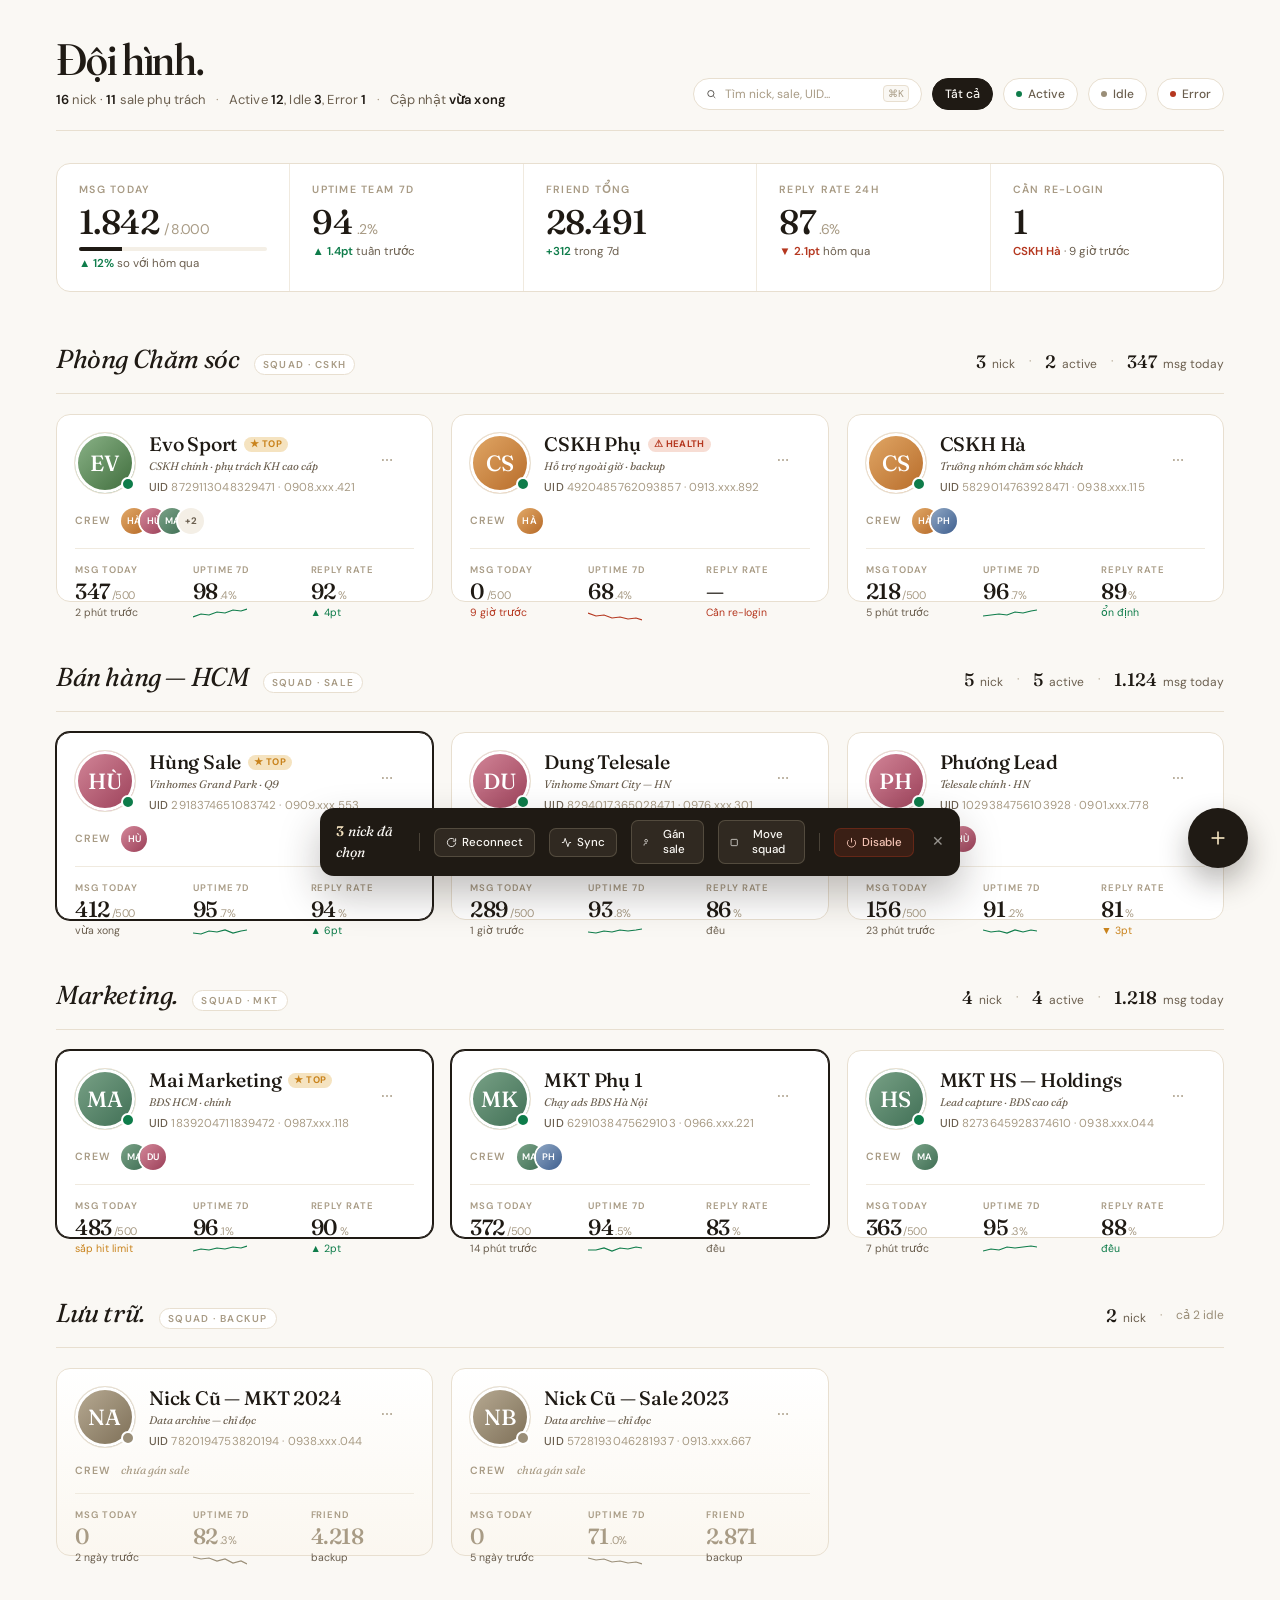
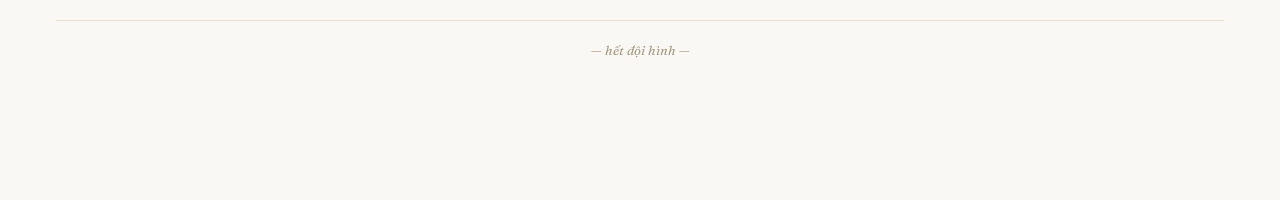
<file: .zalo-accounts-roster-mockup.html>
<!DOCTYPE html>
<html lang="vi">
<head>
<meta charset="UTF-8" />
<title>Zalo Accounts — Roster Board</title>
<link rel="preconnect" href="https://fonts.googleapis.com">
<link rel="preconnect" href="https://fonts.gstatic.com" crossorigin>
<link href="https://fonts.googleapis.com/css2?family=Fraunces:ital,opsz,wght@0,9..144,300..700;1,9..144,300..600&family=DM+Sans:opsz,wght@9..40,300..700&display=swap" rel="stylesheet">
<style>
  :root{
    --bg:        #FAF8F4;
    --surface:   #FFFFFF;
    --tint:      #F4EFE6;
    --tint-2:    #EFE7D8;
    --border:    #E8DFD0;
    --border-2:  #F0EADF;
    --text-1:    #1F1A14;
    --text-2:    #6B5F4F;
    --text-3:    #A89B85;
    --gold:      #C9831C;
    --gold-soft: #F5E3C0;
    --active:    #0E7C4A;
    --active-soft:#D9F2E5;
    --idle:      #9A8E78;
    --error:     #B5371F;
    --error-soft:#F7DDD4;

    --sans: "DM Sans", -apple-system, BlinkMacSystemFont, "Segoe UI", sans-serif;
    --serif:"Fraunces", Georgia, "Times New Roman", serif;
  }
  *{box-sizing:border-box}
  html,body{margin:0;padding:0;background:var(--bg);color:var(--text-1);font-family:var(--sans);font-size:13.5px;line-height:1.5;font-feature-settings:"ss01","cv11"}
  body{padding:36px 56px 120px;max-width:1480px;margin:0 auto}

  ::selection{background:var(--gold-soft);color:var(--text-1)}

  /* ───── HEADER ───── */
  .head{display:flex;align-items:flex-end;justify-content:space-between;border-bottom:1px solid var(--border);padding-bottom:20px;margin-bottom:32px}
  .head .lead h1{font-family:var(--serif);font-weight:500;font-size:44px;line-height:1.05;letter-spacing:-.025em;margin:0 0 8px;font-variation-settings:"opsz" 144,"SOFT" 30}
  .head .lead .sub{font-size:13px;color:var(--text-2);letter-spacing:.01em}
  .head .lead .sub b{color:var(--text-1);font-weight:600}
  .head .lead .sub i{font-style:normal;color:var(--text-3);margin:0 7px}

  .head .right{display:flex;align-items:center;gap:10px}
  .chip{display:inline-flex;align-items:center;gap:6px;padding:7px 12px;border:1px solid var(--border);border-radius:999px;background:var(--surface);font-size:12px;color:var(--text-2);cursor:pointer;font-family:var(--sans);font-weight:500}
  .chip:hover{border-color:var(--text-3);color:var(--text-1)}
  .chip.active{background:var(--text-1);color:var(--bg);border-color:var(--text-1)}
  .chip .dot{width:6px;height:6px;border-radius:50%;background:var(--active)}
  .chip .x{margin-left:2px;opacity:.6;font-size:14px}
  .head .ic{width:14px;height:14px;stroke-width:1.6}
  .search-mini{display:inline-flex;align-items:center;gap:6px;border:1px solid var(--border);border-radius:999px;background:var(--surface);padding:6px 12px;height:32px;min-width:200px}
  .search-mini input{border:none;outline:none;background:transparent;font-family:var(--sans);font-size:12px;color:var(--text-1);width:100%}
  .search-mini input::placeholder{color:var(--text-3)}
  .search-mini .kbd{font-size:10px;color:var(--text-3);border:1px solid var(--border);padding:0 4px;border-radius:4px;background:var(--bg)}

  /* ───── KPI STRIP ───── */
  .kpi-strip{display:flex;gap:0;border:1px solid var(--border);border-radius:14px;background:var(--surface);margin-bottom:48px;overflow:hidden}
  .kpi{flex:1;padding:18px 22px;border-right:1px solid var(--border-2);position:relative}
  .kpi:last-child{border-right:none}
  .kpi .lab{font-size:10.5px;color:var(--text-3);text-transform:uppercase;letter-spacing:.12em;font-weight:600;margin-bottom:8px;font-family:var(--sans)}
  .kpi .val{font-family:var(--serif);font-size:34px;font-weight:500;line-height:1;letter-spacing:-.02em;font-variant-numeric:tabular-nums}
  .kpi .val small{font-family:var(--sans);font-size:14px;color:var(--text-3);font-weight:400;margin-left:4px;font-variant-numeric:tabular-nums}
  .kpi .delta{font-size:11.5px;color:var(--text-2);margin-top:4px;font-variant-numeric:tabular-nums}
  .kpi .delta .up{color:var(--active);font-weight:600}
  .kpi .delta .dn{color:var(--error);font-weight:600}

  /* mini bar */
  .bar-mini{width:100%;height:4px;background:var(--tint);border-radius:99px;margin-top:8px;overflow:hidden}
  .bar-mini > i{display:block;height:100%;background:var(--text-1)}

  /* ───── SQUAD ───── */
  .squad{margin-bottom:56px}
  .squad-head{display:flex;align-items:baseline;justify-content:space-between;padding-bottom:14px;border-bottom:1px solid var(--border);margin-bottom:20px}
  .squad-head .ttl{display:flex;align-items:baseline;gap:14px}
  .squad-head h2{font-family:var(--serif);font-style:italic;font-weight:400;font-size:26px;letter-spacing:-.015em;margin:0;color:var(--text-1)}
  .squad-head .tag{font-family:var(--sans);font-size:10px;letter-spacing:.14em;text-transform:uppercase;color:var(--text-3);font-weight:600;border:1px solid var(--border);padding:2px 8px;border-radius:99px;background:var(--surface)}
  .squad-head .digest{font-size:12px;color:var(--text-2);display:flex;align-items:center;gap:14px;font-variant-numeric:tabular-nums}
  .squad-head .digest b{font-family:var(--serif);font-size:18px;color:var(--text-1);font-weight:500;margin-right:3px}
  .squad-head .digest .sep{color:var(--text-3)}

  /* ───── GRID ───── */
  .grid{display:grid;grid-template-columns:repeat(3,1fr);gap:18px}
  @media (max-width:1100px){.grid{grid-template-columns:repeat(2,1fr)}}
  @media (max-width:720px){.grid{grid-template-columns:1fr}}

  /* ───── CARD ───── */
  .card{
    position:relative;
    background:var(--surface);
    border:1px solid var(--border);
    border-radius:14px;
    padding:18px;
    cursor:pointer;
    perspective:1200px;
    min-height:188px;
    transition:transform .2s ease, box-shadow .2s ease, border-color .2s ease;
  }
  .card:hover{transform:translateY(-2px);box-shadow:0 10px 24px -10px rgba(31,26,20,.12);border-color:#D9CFBC}
  .card.idle{background:linear-gradient(180deg,var(--surface) 0%,#FBF7F0 100%)}
  .card.err{border-color:#E8B7A8;background:#FFFAF8}
  .card-inner{position:relative;width:100%;height:100%;transition:transform .65s cubic-bezier(.4,0,.2,1);transform-style:preserve-3d}
  .card.flipped .card-inner{transform:rotateY(180deg)}
  .face{position:absolute;inset:0;backface-visibility:hidden;-webkit-backface-visibility:hidden}
  .face.back{transform:rotateY(180deg);display:flex;flex-direction:column}

  /* Avatar */
  .av-row{display:flex;align-items:flex-start;gap:14px;margin-bottom:12px}
  .av{
    width:60px;height:60px;border-radius:50%;flex-shrink:0;
    background:linear-gradient(135deg,#D4B486,#A47148);
    display:flex;align-items:center;justify-content:center;
    color:#FFFFFF;font-family:var(--serif);font-weight:500;font-size:22px;letter-spacing:.01em;
    position:relative;
    box-shadow:inset 0 0 0 3px var(--surface),0 0 0 1px var(--border);
  }
  .av.cs{background:linear-gradient(135deg,#E2A968,#B66A28)}
  .av.sale{background:linear-gradient(135deg,#D4889A,#9B3F58)}
  .av.mkt{background:linear-gradient(135deg,#7BA388,#3F6E54)}
  .av.lead{background:linear-gradient(135deg,#8FA7C4,#3F5F8F)}
  .av.gray{background:linear-gradient(135deg,#B9AC95,#7B6D55)}
  .av.evo{background:linear-gradient(135deg,#8DB58A,#3D6B3A)}
  .av .stt{
    position:absolute;right:0;bottom:2px;width:14px;height:14px;border-radius:50%;
    border:2.5px solid var(--surface);
    background:var(--active);
  }
  .card.idle .av .stt{background:var(--idle)}
  .card.err  .av .stt{background:var(--error)}

  /* Pulse */
  .av .stt.pulse{animation:pulse 1.6s ease-in-out infinite}
  @keyframes pulse{
    0%,100%{box-shadow:0 0 0 2.5px var(--surface),0 0 0 5px rgba(14,124,74,.0)}
    50%   {box-shadow:0 0 0 2.5px var(--surface),0 0 0 5px rgba(14,124,74,.25)}
  }

  /* Name block */
  .nm-block{flex:1;min-width:0}
  .nm-block .nm{font-family:var(--serif);font-size:19.5px;font-weight:500;letter-spacing:-.01em;line-height:1.2;color:var(--text-1);margin-bottom:2px;display:flex;align-items:center;gap:7px}
  .nm-block .role-mini{font-size:11px;color:var(--text-2);font-style:italic;font-family:var(--serif);font-weight:400}
  .nm-block .uid{font-size:11.5px;color:var(--text-3);font-variant-numeric:tabular-nums;margin-top:4px;letter-spacing:.01em}
  .nm-block .uid b{color:var(--text-2);font-weight:500}

  /* Award badge (gold) */
  .award{
    display:inline-flex;align-items:center;gap:3px;
    background:var(--gold-soft);color:var(--gold);
    font-size:9.5px;font-weight:700;letter-spacing:.04em;text-transform:uppercase;
    padding:1.5px 6px;border-radius:99px;
    font-family:var(--sans);
  }
  .award.warn{background:var(--error-soft);color:var(--error)}

  /* Sale crew */
  .crew{display:flex;align-items:center;gap:10px;margin:10px 0 14px}
  .crew-label{font-size:10.5px;color:var(--text-3);text-transform:uppercase;letter-spacing:.1em;font-weight:600;flex-shrink:0}
  .crew-stack{display:inline-flex}
  .crew-stack .av-sm{
    width:26px;height:26px;border-radius:50%;
    background:linear-gradient(135deg,#C5A879,#8B6A3F);
    color:#FFFFFF;font-family:var(--sans);font-weight:600;font-size:9.5px;
    display:inline-flex;align-items:center;justify-content:center;
    box-shadow:0 0 0 2px var(--surface);
    margin-left:-7px;letter-spacing:.02em;
  }
  .crew-stack .av-sm:first-child{margin-left:0}
  .crew-stack .av-sm.cs  {background:linear-gradient(135deg,#E2A968,#B66A28)}
  .crew-stack .av-sm.sale{background:linear-gradient(135deg,#D4889A,#9B3F58)}
  .crew-stack .av-sm.mkt {background:linear-gradient(135deg,#7BA388,#3F6E54)}
  .crew-stack .av-sm.lead{background:linear-gradient(135deg,#8FA7C4,#3F5F8F)}
  .crew-stack .more{
    width:26px;height:26px;border-radius:50%;
    background:var(--tint);color:var(--text-2);
    font-size:9.5px;font-weight:700;
    display:inline-flex;align-items:center;justify-content:center;
    box-shadow:0 0 0 2px var(--surface);margin-left:-7px;
    font-variant-numeric:tabular-nums;
  }
  .crew-empty{font-size:11.5px;color:var(--text-3);font-style:italic;font-family:var(--serif)}

  /* Stats trio */
  .stats3{display:grid;grid-template-columns:1fr 1fr 1fr;gap:14px;padding-top:14px;border-top:1px solid var(--border-2)}
  .stats3 .it{display:flex;flex-direction:column;gap:3px;min-width:0}
  .stats3 .it .lbl{font-size:9.5px;color:var(--text-3);text-transform:uppercase;letter-spacing:.1em;font-weight:600}
  .stats3 .it .val{font-family:var(--serif);font-size:22px;font-weight:500;line-height:1;color:var(--text-1);font-variant-numeric:tabular-nums;letter-spacing:-.02em}
  .stats3 .it .val small{font-family:var(--sans);font-size:11px;color:var(--text-3);font-weight:400;margin-left:2px;font-variant-numeric:tabular-nums}
  .stats3 .it .sub{font-size:10.5px;color:var(--text-2);font-variant-numeric:tabular-nums}
  .stats3 .it .sub.ok {color:var(--active)}
  .stats3 .it .sub.warn{color:var(--gold)}
  .stats3 .it .sub.bad {color:var(--error)}
  .stats3 .it.idle .val{color:var(--text-3)}

  /* spark */
  .stats3 svg.spark{width:54px;height:14px;display:block;margin-top:2px}

  /* card menu */
  .card-menu{position:absolute;top:14px;right:14px;width:26px;height:26px;border-radius:6px;display:inline-flex;align-items:center;justify-content:center;color:var(--text-3);cursor:pointer}
  .card-menu:hover{background:var(--tint);color:var(--text-1)}
  .card-menu svg{width:14px;height:14px}

  .card-check{
    position:absolute;top:14px;left:14px;width:20px;height:20px;border:1.5px solid var(--border);border-radius:5px;background:var(--surface);
    opacity:0;transition:opacity .15s;display:flex;align-items:center;justify-content:center;color:var(--text-1)
  }
  .card:hover .card-check,.card.checked .card-check{opacity:1}
  .card.checked{border-color:var(--text-1);box-shadow:0 0 0 1px var(--text-1)}
  .card.checked .card-check{background:var(--text-1);color:var(--surface);border-color:var(--text-1)}
  .card-check svg{width:13px;height:13px;stroke-width:3}

  /* ── BACK FACE ── */
  .face.back{padding:0;background:transparent}
  .back-head{padding:14px 16px;border-bottom:1px solid var(--border-2);display:flex;align-items:center;justify-content:space-between}
  .back-head .t{font-family:var(--serif);font-style:italic;font-size:14px;color:var(--text-2)}
  .back-head .close{cursor:pointer;color:var(--text-3);font-size:18px;line-height:1}
  .back-body{flex:1;overflow:auto;padding:12px 16px}
  .back-section{margin-bottom:14px}
  .back-section .h{font-size:9.5px;color:var(--text-3);text-transform:uppercase;letter-spacing:.12em;font-weight:600;margin-bottom:7px;display:flex;justify-content:space-between;align-items:center}
  .back-section .h a{font-family:var(--serif);font-style:italic;font-size:11px;color:var(--text-2);text-transform:none;letter-spacing:0;font-weight:400;cursor:pointer}
  .assign{display:flex;align-items:center;gap:9px;padding:6px 0;border-bottom:1px dashed var(--border-2);font-size:12px}
  .assign:last-child{border-bottom:none}
  .assign .av-sm{width:24px;height:24px;border-radius:50%;font-size:9px;display:inline-flex;align-items:center;justify-content:center;color:#fff;font-weight:600;flex-shrink:0;background:linear-gradient(135deg,#C5A879,#8B6A3F)}
  .assign .nm{flex:1;color:var(--text-1);font-weight:500;min-width:0;white-space:nowrap;overflow:hidden;text-overflow:ellipsis}
  .role{font-family:var(--sans);font-size:9px;font-weight:700;letter-spacing:.08em;text-transform:uppercase;padding:2px 6px;border-radius:99px}
  .role.owner {background:var(--gold-soft);color:var(--gold)}
  .role.editor{background:var(--active-soft);color:var(--active)}
  .role.viewer{background:var(--tint);color:var(--text-2)}

  .back-actions{display:grid;grid-template-columns:1fr 1fr;gap:6px}
  .back-actions button{font-family:var(--sans);font-size:11.5px;color:var(--text-1);background:var(--surface);border:1px solid var(--border);padding:7px 10px;border-radius:7px;cursor:pointer;font-weight:500;text-align:left;display:inline-flex;align-items:center;gap:6px}
  .back-actions button:hover{background:var(--tint);border-color:var(--text-3)}
  .back-actions button svg{width:12px;height:12px;stroke-width:1.6;color:var(--text-2)}
  .back-actions .danger{color:var(--error);border-color:#E8C5BA}
  .back-actions .danger:hover{background:var(--error-soft);border-color:var(--error)}

  /* Bulk bar */
  .bulk{position:fixed;left:50%;bottom:24px;transform:translateX(-50%);background:var(--text-1);color:var(--bg);border-radius:14px;padding:12px 16px;display:none;align-items:center;gap:14px;box-shadow:0 18px 40px rgba(31,26,20,.28);z-index:20;font-family:var(--sans)}
  .bulk.show{display:flex}
  .bulk .ct{font-family:var(--serif);font-style:italic;font-size:14px}
  .bulk .ct b{font-style:normal;color:#F5E3C0;font-weight:600;margin-right:4px;font-variant-numeric:tabular-nums}
  .bulk .div{width:1px;height:18px;background:rgba(245,227,192,.2)}
  .bulk button{background:rgba(245,227,192,.08);border:1px solid rgba(245,227,192,.18);color:var(--bg);font-size:11.5px;padding:6px 11px;border-radius:7px;cursor:pointer;display:inline-flex;align-items:center;gap:5px;font-family:var(--sans);font-weight:500}
  .bulk button:hover{background:rgba(245,227,192,.16)}
  .bulk button svg{width:11px;height:11px;stroke-width:2}
  .bulk button.danger{color:#F5C4B5;background:rgba(181,55,31,.18);border-color:rgba(181,55,31,.35)}
  .bulk .x{cursor:pointer;opacity:.55;margin-left:4px}

  /* FAB */
  .fab{position:fixed;right:32px;bottom:32px;width:60px;height:60px;border-radius:50%;background:var(--text-1);color:var(--gold-soft);display:flex;align-items:center;justify-content:center;box-shadow:0 14px 30px rgba(31,26,20,.32);cursor:pointer;z-index:15;transition:transform .15s}
  .fab:hover{transform:scale(1.06)}
  .fab svg{width:22px;height:22px;stroke-width:1.8}
  .fab .fab-label{position:absolute;right:72px;background:var(--text-1);color:var(--bg);padding:6px 11px;border-radius:8px;font-size:12px;font-family:var(--serif);font-style:italic;white-space:nowrap;opacity:0;transform:translateX(8px);transition:all .2s;pointer-events:none}
  .fab:hover .fab-label{opacity:1;transform:translateX(0)}

  /* Footer note */
  .footer-note{margin-top:64px;padding:20px 0;border-top:1px solid var(--border);font-family:var(--serif);font-style:italic;font-size:13px;color:var(--text-3);text-align:center}
</style>
</head>
<body>

  <!-- HEADER -->
  <header class="head">
    <div class="lead">
      <h1>Đội hình.</h1>
      <div class="sub">
        <b>16</b> nick · <b>11</b> sale phụ trách
        <i>·</i>
        Active <b>12</b>, Idle <b>3</b>, Error <b>1</b>
        <i>·</i>
        Cập nhật <b>vừa xong</b>
      </div>
    </div>
    <div class="right">
      <div class="search-mini">
        <svg class="ic" viewBox="0 0 24 24" fill="none" stroke="currentColor"><circle cx="11" cy="11" r="7"/><line x1="21" y1="21" x2="16.65" y2="16.65"/></svg>
        <input placeholder="Tìm nick, sale, UID..." />
        <span class="kbd">⌘K</span>
      </div>
      <button class="chip active">Tất cả</button>
      <button class="chip"><span class="dot"></span> Active</button>
      <button class="chip"><span class="dot" style="background:var(--idle)"></span> Idle</button>
      <button class="chip"><span class="dot" style="background:var(--error)"></span> Error</button>
    </div>
  </header>

  <!-- KPI STRIP -->
  <div class="kpi-strip">
    <div class="kpi">
      <div class="lab">Msg today</div>
      <div class="val">1.842<small>/ 8.000</small></div>
      <div class="bar-mini"><i style="width:23%"></i></div>
      <div class="delta"><span class="up">▲ 12%</span> so với hôm qua</div>
    </div>
    <div class="kpi">
      <div class="lab">Uptime team 7d</div>
      <div class="val">94<small>.2%</small></div>
      <div class="delta"><span class="up">▲ 1.4pt</span> tuần trước</div>
    </div>
    <div class="kpi">
      <div class="lab">Friend tổng</div>
      <div class="val">28.491</div>
      <div class="delta"><span class="up">+312</span> trong 7d</div>
    </div>
    <div class="kpi">
      <div class="lab">Reply rate 24h</div>
      <div class="val">87<small>.6%</small></div>
      <div class="delta"><span class="dn">▼ 2.1pt</span> hôm qua</div>
    </div>
    <div class="kpi">
      <div class="lab">Cần re-login</div>
      <div class="val">1</div>
      <div class="delta"><span class="dn">CSKH Hà</span> · 9 giờ trước</div>
    </div>
  </div>

  <!-- ════════ SQUAD 1: CSKH ════════ -->
  <section class="squad">
    <div class="squad-head">
      <div class="ttl">
        <h2>Phòng Chăm sóc</h2>
        <span class="tag">Squad · CSKH</span>
      </div>
      <div class="digest">
        <span><b>3</b> nick</span>
        <span class="sep">·</span>
        <span><b>2</b> active</span>
        <span class="sep">·</span>
        <span><b>347</b> msg today</span>
      </div>
    </div>

    <div class="grid">
      <!-- Card 1 -->
      <article class="card" onclick="toggleFlip(this,event)">
        <div class="card-inner">
          <div class="face front">
            <div class="card-check" onclick="toggleCheck(this,event)">
              <svg viewBox="0 0 24 24" fill="none" stroke="currentColor"><polyline points="20 6 9 17 4 12"/></svg>
            </div>
            <span class="card-menu" onclick="event.stopPropagation()">
              <svg viewBox="0 0 24 24" fill="currentColor"><circle cx="5" cy="12" r="1.6"/><circle cx="12" cy="12" r="1.6"/><circle cx="19" cy="12" r="1.6"/></svg>
            </span>
            <div class="av-row">
              <div class="av evo">EV<span class="stt pulse"></span></div>
              <div class="nm-block">
                <div class="nm">Evo Sport <span class="award">★ Top</span></div>
                <div class="role-mini">CSKH chính · phụ trách KH cao cấp</div>
                <div class="uid"><b>UID</b> 8729113048329471 · 0908.xxx.421</div>
              </div>
            </div>
            <div class="crew">
              <span class="crew-label">Crew</span>
              <span class="crew-stack">
                <span class="av-sm cs">HÀ</span>
                <span class="av-sm sale">HÙ</span>
                <span class="av-sm mkt">MA</span>
                <span class="more">+2</span>
              </span>
            </div>
            <div class="stats3">
              <div class="it">
                <span class="lbl">Msg today</span>
                <span class="val">347<small>/500</small></span>
                <span class="sub">2 phút trước</span>
              </div>
              <div class="it">
                <span class="lbl">Uptime 7d</span>
                <span class="val">98<small>.4%</small></span>
                <svg class="spark" viewBox="0 0 54 14" preserveAspectRatio="none"><polyline points="0,10 8,7 16,8 24,5 32,6 40,3 48,4 54,2" fill="none" stroke="var(--active)" stroke-width="1.2"/></svg>
              </div>
              <div class="it">
                <span class="lbl">Reply rate</span>
                <span class="val">92<small>%</small></span>
                <span class="sub ok">▲ 4pt</span>
              </div>
            </div>
          </div>
          <!-- BACK -->
          <div class="face back">
            <div class="back-head">
              <span class="t">Evo Sport — chi tiết</span>
              <span class="close" onclick="toggleFlip(this.closest('.card'),event)">✕</span>
            </div>
            <div class="back-body">
              <div class="back-section">
                <div class="h"><span>Sale phụ trách (5)</span><a>+ Thêm</a></div>
                <div class="assign"><span class="av-sm cs">HÀ</span><span class="nm">CSKH Hà — Trưởng nhóm</span><span class="role owner">Owner</span></div>
                <div class="assign"><span class="av-sm sale">HÙ</span><span class="nm">Hùng Sale — Vinhomes GP</span><span class="role editor">Editor</span></div>
                <div class="assign"><span class="av-sm mkt">MA</span><span class="nm">Mai MKT — BĐS HCM</span><span class="role editor">Editor</span></div>
                <div class="assign"><span class="av-sm lead">PH</span><span class="nm">Phương Lead — Telesale HN</span><span class="role viewer">Viewer</span></div>
                <div class="assign"><span class="av-sm">DU</span><span class="nm">Dung Telesale</span><span class="role viewer">Viewer</span></div>
              </div>
              <div class="back-section">
                <div class="h"><span>Hành động</span></div>
                <div class="back-actions">
                  <button><svg viewBox="0 0 24 24" fill="none" stroke="currentColor"><path d="M21 12a9 9 0 1 1-3-6.7"/><path d="M21 3v6h-6"/></svg>Sync danh bạ</button>
                  <button><svg viewBox="0 0 24 24" fill="none" stroke="currentColor"><polyline points="21 15 17 19 13 15"/><path d="M21 19V5a2 2 0 0 0-2-2H7"/></svg>Sync lịch sử</button>
                  <button><svg viewBox="0 0 24 24" fill="none" stroke="currentColor"><rect x="3" y="3" width="7" height="7"/><rect x="14" y="3" width="7" height="7"/></svg>Đổi QR</button>
                  <button><svg viewBox="0 0 24 24" fill="none" stroke="currentColor"><circle cx="12" cy="12" r="3"/></svg>Cài đặt</button>
                  <button class="danger" style="grid-column:1/-1"><svg viewBox="0 0 24 24" fill="none" stroke="currentColor"><path d="M18.36 6.64a9 9 0 1 1-12.73 0"/><line x1="12" y1="2" x2="12" y2="12"/></svg>Ngắt kết nối / Xoá nick</button>
                </div>
              </div>
            </div>
          </div>
        </div>
      </article>

      <!-- Card 2 -->
      <article class="card" onclick="toggleFlip(this,event)">
        <div class="card-inner">
          <div class="face front">
            <div class="card-check" onclick="toggleCheck(this,event)"><svg viewBox="0 0 24 24" fill="none" stroke="currentColor"><polyline points="20 6 9 17 4 12"/></svg></div>
            <span class="card-menu" onclick="event.stopPropagation()"><svg viewBox="0 0 24 24" fill="currentColor"><circle cx="5" cy="12" r="1.6"/><circle cx="12" cy="12" r="1.6"/><circle cx="19" cy="12" r="1.6"/></svg></span>
            <div class="av-row">
              <div class="av cs">CS<span class="stt"></span></div>
              <div class="nm-block">
                <div class="nm">CSKH Phụ <span class="award warn">⚠ Health</span></div>
                <div class="role-mini">Hỗ trợ ngoài giờ · backup</div>
                <div class="uid"><b>UID</b> 4920485762093857 · 0913.xxx.892</div>
              </div>
            </div>
            <div class="crew">
              <span class="crew-label">Crew</span>
              <span class="crew-stack">
                <span class="av-sm cs">HÀ</span>
              </span>
            </div>
            <div class="stats3">
              <div class="it"><span class="lbl">Msg today</span><span class="val">0<small>/500</small></span><span class="sub bad">9 giờ trước</span></div>
              <div class="it"><span class="lbl">Uptime 7d</span><span class="val">68<small>.4%</small></span><svg class="spark" viewBox="0 0 54 14"><polyline points="0,6 8,9 16,8 24,11 32,10 40,12 48,11 54,13" fill="none" stroke="var(--error)" stroke-width="1.2"/></svg></div>
              <div class="it"><span class="lbl">Reply rate</span><span class="val">—</span><span class="sub bad">Cần re-login</span></div>
            </div>
          </div>
          <div class="face back"></div>
        </div>
      </article>

      <!-- Card 3 -->
      <article class="card" onclick="toggleFlip(this,event)">
        <div class="card-inner">
          <div class="face front">
            <div class="card-check" onclick="toggleCheck(this,event)"><svg viewBox="0 0 24 24" fill="none" stroke="currentColor"><polyline points="20 6 9 17 4 12"/></svg></div>
            <span class="card-menu" onclick="event.stopPropagation()"><svg viewBox="0 0 24 24" fill="currentColor"><circle cx="5" cy="12" r="1.6"/><circle cx="12" cy="12" r="1.6"/><circle cx="19" cy="12" r="1.6"/></svg></span>
            <div class="av-row">
              <div class="av cs">CS<span class="stt pulse"></span></div>
              <div class="nm-block">
                <div class="nm">CSKH Hà</div>
                <div class="role-mini">Trưởng nhóm chăm sóc khách</div>
                <div class="uid"><b>UID</b> 5829014763928471 · 0938.xxx.115</div>
              </div>
            </div>
            <div class="crew">
              <span class="crew-label">Crew</span>
              <span class="crew-stack">
                <span class="av-sm cs">HÀ</span>
                <span class="av-sm lead">PH</span>
              </span>
            </div>
            <div class="stats3">
              <div class="it"><span class="lbl">Msg today</span><span class="val">218<small>/500</small></span><span class="sub">5 phút trước</span></div>
              <div class="it"><span class="lbl">Uptime 7d</span><span class="val">96<small>.7%</small></span><svg class="spark" viewBox="0 0 54 14"><polyline points="0,9 8,8 16,7 24,8 32,5 40,6 48,4 54,3" fill="none" stroke="var(--active)" stroke-width="1.2"/></svg></div>
              <div class="it"><span class="lbl">Reply rate</span><span class="val">89<small>%</small></span><span class="sub ok">ổn định</span></div>
            </div>
          </div>
          <div class="face back"></div>
        </div>
      </article>
    </div>
  </section>

  <!-- ════════ SQUAD 2: BÁN HÀNG ════════ -->
  <section class="squad">
    <div class="squad-head">
      <div class="ttl">
        <h2>Bán hàng — HCM</h2>
        <span class="tag">Squad · Sale</span>
      </div>
      <div class="digest">
        <span><b>5</b> nick</span>
        <span class="sep">·</span>
        <span><b>5</b> active</span>
        <span class="sep">·</span>
        <span><b>1.124</b> msg today</span>
      </div>
    </div>

    <div class="grid">
      <!-- 4 -->
      <article class="card checked" onclick="toggleFlip(this,event)">
        <div class="card-inner"><div class="face front">
          <div class="card-check" onclick="toggleCheck(this,event)"><svg viewBox="0 0 24 24" fill="none" stroke="currentColor"><polyline points="20 6 9 17 4 12"/></svg></div>
          <span class="card-menu" onclick="event.stopPropagation()"><svg viewBox="0 0 24 24" fill="currentColor"><circle cx="5" cy="12" r="1.6"/><circle cx="12" cy="12" r="1.6"/><circle cx="19" cy="12" r="1.6"/></svg></span>
          <div class="av-row">
            <div class="av sale">HÙ<span class="stt pulse"></span></div>
            <div class="nm-block">
              <div class="nm">Hùng Sale <span class="award">★ Top</span></div>
              <div class="role-mini">Vinhomes Grand Park · Q9</div>
              <div class="uid"><b>UID</b> 2918374651083742 · 0909.xxx.553</div>
            </div>
          </div>
          <div class="crew"><span class="crew-label">Crew</span><span class="crew-stack"><span class="av-sm sale">HÙ</span></span></div>
          <div class="stats3">
            <div class="it"><span class="lbl">Msg today</span><span class="val">412<small>/500</small></span><span class="sub">vừa xong</span></div>
            <div class="it"><span class="lbl">Uptime 7d</span><span class="val">95<small>.7%</small></span><svg class="spark" viewBox="0 0 54 14"><polyline points="0,8 8,9 16,6 24,7 32,5 40,8 48,6 54,5" fill="none" stroke="var(--active)" stroke-width="1.2"/></svg></div>
            <div class="it"><span class="lbl">Reply rate</span><span class="val">94<small>%</small></span><span class="sub ok">▲ 6pt</span></div>
          </div>
        </div><div class="face back"></div></div>
      </article>

      <!-- 5 -->
      <article class="card" onclick="toggleFlip(this,event)">
        <div class="card-inner"><div class="face front">
          <div class="card-check" onclick="toggleCheck(this,event)"><svg viewBox="0 0 24 24" fill="none" stroke="currentColor"><polyline points="20 6 9 17 4 12"/></svg></div>
          <span class="card-menu" onclick="event.stopPropagation()"><svg viewBox="0 0 24 24" fill="currentColor"><circle cx="5" cy="12" r="1.6"/><circle cx="12" cy="12" r="1.6"/><circle cx="19" cy="12" r="1.6"/></svg></span>
          <div class="av-row">
            <div class="av sale">DU<span class="stt pulse"></span></div>
            <div class="nm-block">
              <div class="nm">Dung Telesale</div>
              <div class="role-mini">Vinhome Smart City — HN</div>
              <div class="uid"><b>UID</b> 8294017365028471 · 0976.xxx.301</div>
            </div>
          </div>
          <div class="crew"><span class="crew-label">Crew</span><span class="crew-stack"><span class="av-sm sale">DU</span><span class="av-sm">PH</span></span></div>
          <div class="stats3">
            <div class="it"><span class="lbl">Msg today</span><span class="val">289<small>/500</small></span><span class="sub">1 giờ trước</span></div>
            <div class="it"><span class="lbl">Uptime 7d</span><span class="val">93<small>.8%</small></span><svg class="spark" viewBox="0 0 54 14"><polyline points="0,7 8,8 16,6 24,7 32,5 40,6 48,5 54,4" fill="none" stroke="var(--active)" stroke-width="1.2"/></svg></div>
            <div class="it"><span class="lbl">Reply rate</span><span class="val">86<small>%</small></span><span class="sub">đều</span></div>
          </div>
        </div><div class="face back"></div></div>
      </article>

      <!-- 6 -->
      <article class="card" onclick="toggleFlip(this,event)">
        <div class="card-inner"><div class="face front">
          <div class="card-check" onclick="toggleCheck(this,event)"><svg viewBox="0 0 24 24" fill="none" stroke="currentColor"><polyline points="20 6 9 17 4 12"/></svg></div>
          <span class="card-menu" onclick="event.stopPropagation()"><svg viewBox="0 0 24 24" fill="currentColor"><circle cx="5" cy="12" r="1.6"/><circle cx="12" cy="12" r="1.6"/><circle cx="19" cy="12" r="1.6"/></svg></span>
          <div class="av-row">
            <div class="av sale">PH<span class="stt pulse"></span></div>
            <div class="nm-block">
              <div class="nm">Phương Lead</div>
              <div class="role-mini">Telesale chính · HN</div>
              <div class="uid"><b>UID</b> 1029384756103928 · 0901.xxx.778</div>
            </div>
          </div>
          <div class="crew"><span class="crew-label">Crew</span><span class="crew-stack"><span class="av-sm lead">PH</span><span class="av-sm sale">DU</span><span class="av-sm sale">HÙ</span></span></div>
          <div class="stats3">
            <div class="it"><span class="lbl">Msg today</span><span class="val">156<small>/500</small></span><span class="sub">23 phút trước</span></div>
            <div class="it"><span class="lbl">Uptime 7d</span><span class="val">91<small>.2%</small></span><svg class="spark" viewBox="0 0 54 14"><polyline points="0,5 8,7 16,6 24,8 32,5 40,7 48,5 54,6" fill="none" stroke="var(--active)" stroke-width="1.2"/></svg></div>
            <div class="it"><span class="lbl">Reply rate</span><span class="val">81<small>%</small></span><span class="sub warn">▼ 3pt</span></div>
          </div>
        </div><div class="face back"></div></div>
      </article>
    </div>
  </section>

  <!-- ════════ SQUAD 3: MARKETING ════════ -->
  <section class="squad">
    <div class="squad-head">
      <div class="ttl">
        <h2>Marketing.</h2>
        <span class="tag">Squad · MKT</span>
      </div>
      <div class="digest">
        <span><b>4</b> nick</span>
        <span class="sep">·</span>
        <span><b>4</b> active</span>
        <span class="sep">·</span>
        <span><b>1.218</b> msg today</span>
      </div>
    </div>

    <div class="grid">
      <article class="card checked" onclick="toggleFlip(this,event)">
        <div class="card-inner"><div class="face front">
          <div class="card-check" onclick="toggleCheck(this,event)"><svg viewBox="0 0 24 24" fill="none" stroke="currentColor"><polyline points="20 6 9 17 4 12"/></svg></div>
          <span class="card-menu" onclick="event.stopPropagation()"><svg viewBox="0 0 24 24" fill="currentColor"><circle cx="5" cy="12" r="1.6"/><circle cx="12" cy="12" r="1.6"/><circle cx="19" cy="12" r="1.6"/></svg></span>
          <div class="av-row">
            <div class="av mkt">MA<span class="stt pulse"></span></div>
            <div class="nm-block">
              <div class="nm">Mai Marketing <span class="award">★ Top</span></div>
              <div class="role-mini">BĐS HCM · chính</div>
              <div class="uid"><b>UID</b> 1839204711839472 · 0987.xxx.118</div>
            </div>
          </div>
          <div class="crew"><span class="crew-label">Crew</span><span class="crew-stack"><span class="av-sm mkt">MA</span><span class="av-sm sale">DU</span></span></div>
          <div class="stats3">
            <div class="it"><span class="lbl">Msg today</span><span class="val">483<small>/500</small></span><span class="sub warn">sắp hit limit</span></div>
            <div class="it"><span class="lbl">Uptime 7d</span><span class="val">96<small>.1%</small></span><svg class="spark" viewBox="0 0 54 14"><polyline points="0,8 8,6 16,7 24,5 32,6 40,4 48,5 54,3" fill="none" stroke="var(--active)" stroke-width="1.2"/></svg></div>
            <div class="it"><span class="lbl">Reply rate</span><span class="val">90<small>%</small></span><span class="sub ok">▲ 2pt</span></div>
          </div>
        </div><div class="face back"></div></div>
      </article>

      <article class="card checked" onclick="toggleFlip(this,event)">
        <div class="card-inner"><div class="face front">
          <div class="card-check" onclick="toggleCheck(this,event)"><svg viewBox="0 0 24 24" fill="none" stroke="currentColor"><polyline points="20 6 9 17 4 12"/></svg></div>
          <span class="card-menu" onclick="event.stopPropagation()"><svg viewBox="0 0 24 24" fill="currentColor"><circle cx="5" cy="12" r="1.6"/><circle cx="12" cy="12" r="1.6"/><circle cx="19" cy="12" r="1.6"/></svg></span>
          <div class="av-row">
            <div class="av mkt">MK<span class="stt pulse"></span></div>
            <div class="nm-block">
              <div class="nm">MKT Phụ 1</div>
              <div class="role-mini">Chạy ads BĐS Hà Nội</div>
              <div class="uid"><b>UID</b> 6291038475629103 · 0966.xxx.221</div>
            </div>
          </div>
          <div class="crew"><span class="crew-label">Crew</span><span class="crew-stack"><span class="av-sm mkt">MA</span><span class="av-sm lead">PH</span></span></div>
          <div class="stats3">
            <div class="it"><span class="lbl">Msg today</span><span class="val">372<small>/500</small></span><span class="sub">14 phút trước</span></div>
            <div class="it"><span class="lbl">Uptime 7d</span><span class="val">94<small>.5%</small></span><svg class="spark" viewBox="0 0 54 14"><polyline points="0,7 8,7 16,5 24,8 32,5 40,6 48,4 54,5" fill="none" stroke="var(--active)" stroke-width="1.2"/></svg></div>
            <div class="it"><span class="lbl">Reply rate</span><span class="val">83<small>%</small></span><span class="sub">đều</span></div>
          </div>
        </div><div class="face back"></div></div>
      </article>

      <article class="card" onclick="toggleFlip(this,event)">
        <div class="card-inner"><div class="face front">
          <div class="card-check" onclick="toggleCheck(this,event)"><svg viewBox="0 0 24 24" fill="none" stroke="currentColor"><polyline points="20 6 9 17 4 12"/></svg></div>
          <span class="card-menu" onclick="event.stopPropagation()"><svg viewBox="0 0 24 24" fill="currentColor"><circle cx="5" cy="12" r="1.6"/><circle cx="12" cy="12" r="1.6"/><circle cx="19" cy="12" r="1.6"/></svg></span>
          <div class="av-row">
            <div class="av mkt">HS<span class="stt pulse"></span></div>
            <div class="nm-block">
              <div class="nm">MKT HS — Holdings</div>
              <div class="role-mini">Lead capture · BĐS cao cấp</div>
              <div class="uid"><b>UID</b> 8273645928374610 · 0938.xxx.044</div>
            </div>
          </div>
          <div class="crew"><span class="crew-label">Crew</span><span class="crew-stack"><span class="av-sm mkt">MA</span></span></div>
          <div class="stats3">
            <div class="it"><span class="lbl">Msg today</span><span class="val">363<small>/500</small></span><span class="sub">7 phút trước</span></div>
            <div class="it"><span class="lbl">Uptime 7d</span><span class="val">95<small>.3%</small></span><svg class="spark" viewBox="0 0 54 14"><polyline points="0,8 8,6 16,7 24,4 32,5 40,4 48,3 54,4" fill="none" stroke="var(--active)" stroke-width="1.2"/></svg></div>
            <div class="it"><span class="lbl">Reply rate</span><span class="val">88<small>%</small></span><span class="sub ok">đều</span></div>
          </div>
        </div><div class="face back"></div></div>
      </article>
    </div>
  </section>

  <!-- ════════ SQUAD 4: Lưu trữ ════════ -->
  <section class="squad">
    <div class="squad-head">
      <div class="ttl">
        <h2>Lưu trữ.</h2>
        <span class="tag">Squad · Backup</span>
      </div>
      <div class="digest">
        <span><b>2</b> nick</span>
        <span class="sep">·</span>
        <span class="sep" style="color:var(--idle)">cả 2 idle</span>
      </div>
    </div>

    <div class="grid">
      <article class="card idle" onclick="toggleFlip(this,event)">
        <div class="card-inner"><div class="face front">
          <div class="card-check" onclick="toggleCheck(this,event)"><svg viewBox="0 0 24 24" fill="none" stroke="currentColor"><polyline points="20 6 9 17 4 12"/></svg></div>
          <span class="card-menu" onclick="event.stopPropagation()"><svg viewBox="0 0 24 24" fill="currentColor"><circle cx="5" cy="12" r="1.6"/><circle cx="12" cy="12" r="1.6"/><circle cx="19" cy="12" r="1.6"/></svg></span>
          <div class="av-row">
            <div class="av gray">NA<span class="stt"></span></div>
            <div class="nm-block">
              <div class="nm">Nick Cũ — MKT 2024</div>
              <div class="role-mini">Data archive — chỉ đọc</div>
              <div class="uid"><b>UID</b> 7820194753820194 · 0938.xxx.044</div>
            </div>
          </div>
          <div class="crew"><span class="crew-label">Crew</span><span class="crew-empty">chưa gán sale</span></div>
          <div class="stats3">
            <div class="it idle"><span class="lbl">Msg today</span><span class="val">0</span><span class="sub">2 ngày trước</span></div>
            <div class="it idle"><span class="lbl">Uptime 7d</span><span class="val">82<small>.3%</small></span><svg class="spark" viewBox="0 0 54 14"><polyline points="0,5 8,7 16,6 24,9 32,7 40,11 48,9 54,12" fill="none" stroke="var(--idle)" stroke-width="1.2"/></svg></div>
            <div class="it idle"><span class="lbl">Friend</span><span class="val">4.218</span><span class="sub">backup</span></div>
          </div>
        </div><div class="face back"></div></div>
      </article>

      <article class="card idle" onclick="toggleFlip(this,event)">
        <div class="card-inner"><div class="face front">
          <div class="card-check" onclick="toggleCheck(this,event)"><svg viewBox="0 0 24 24" fill="none" stroke="currentColor"><polyline points="20 6 9 17 4 12"/></svg></div>
          <span class="card-menu" onclick="event.stopPropagation()"><svg viewBox="0 0 24 24" fill="currentColor"><circle cx="5" cy="12" r="1.6"/><circle cx="12" cy="12" r="1.6"/><circle cx="19" cy="12" r="1.6"/></svg></span>
          <div class="av-row">
            <div class="av gray">NB<span class="stt"></span></div>
            <div class="nm-block">
              <div class="nm">Nick Cũ — Sale 2023</div>
              <div class="role-mini">Data archive — chỉ đọc</div>
              <div class="uid"><b>UID</b> 5728193046281937 · 0913.xxx.667</div>
            </div>
          </div>
          <div class="crew"><span class="crew-label">Crew</span><span class="crew-empty">chưa gán sale</span></div>
          <div class="stats3">
            <div class="it idle"><span class="lbl">Msg today</span><span class="val">0</span><span class="sub">5 ngày trước</span></div>
            <div class="it idle"><span class="lbl">Uptime 7d</span><span class="val">71<small>.0%</small></span><svg class="spark" viewBox="0 0 54 14"><polyline points="0,6 8,8 16,7 24,10 32,9 40,11 48,10 54,12" fill="none" stroke="var(--idle)" stroke-width="1.2"/></svg></div>
            <div class="it idle"><span class="lbl">Friend</span><span class="val">2.871</span><span class="sub">backup</span></div>
          </div>
        </div><div class="face back"></div></div>
      </article>
    </div>
  </section>

  <div class="footer-note">— hết đội hình —</div>

  <!-- BULK BAR (shown khi có row checked) -->
  <div class="bulk show" id="bulk">
    <span class="ct"><b id="bulkN">3</b>nick đã chọn</span>
    <span class="div"></span>
    <button><svg viewBox="0 0 24 24" fill="none" stroke="currentColor"><path d="M21 12a9 9 0 1 1-3-6.7"/><path d="M21 3v6h-6"/></svg>Reconnect</button>
    <button><svg viewBox="0 0 24 24" fill="none" stroke="currentColor"><polyline points="22 12 18 12 15 21 9 3 6 12 2 12"/></svg>Sync</button>
    <button><svg viewBox="0 0 24 24" fill="none" stroke="currentColor"><circle cx="9" cy="7" r="4"/><path d="M3 21v-2a4 4 0 0 1 4-4h4"/></svg>Gán sale</button>
    <button><svg viewBox="0 0 24 24" fill="none" stroke="currentColor"><rect x="3" y="3" width="18" height="18" rx="2"/></svg>Move squad</button>
    <span class="div"></span>
    <button class="danger"><svg viewBox="0 0 24 24" fill="none" stroke="currentColor"><path d="M18.36 6.64a9 9 0 1 1-12.73 0"/><line x1="12" y1="2" x2="12" y2="12"/></svg>Disable</button>
    <span class="x" onclick="clearChecks()">✕</span>
  </div>

  <!-- FAB -->
  <div class="fab" title="Kết nối nick mới">
    <span class="fab-label">Kết nối nick mới</span>
    <svg viewBox="0 0 24 24" fill="none" stroke="currentColor"><line x1="12" y1="5" x2="12" y2="19"/><line x1="5" y1="12" x2="19" y2="12"/></svg>
  </div>

<script>
  function toggleFlip(el,e){
    if(e && e.target.closest('.card-menu, .card-check, .back-actions button, .close')) return;
    el.classList.toggle('flipped');
  }
  function toggleCheck(el,e){
    e.stopPropagation();
    const card = el.closest('.card');
    card.classList.toggle('checked');
    updateBulk();
  }
  function clearChecks(){
    document.querySelectorAll('.card.checked').forEach(c=>c.classList.remove('checked'));
    updateBulk();
  }
  function updateBulk(){
    const n = document.querySelectorAll('.card.checked').length;
    const bar = document.getElementById('bulk');
    document.getElementById('bulkN').textContent = n;
    bar.classList.toggle('show', n>0);
  }
  updateBulk();
</script>

</body>
</html>
</file>
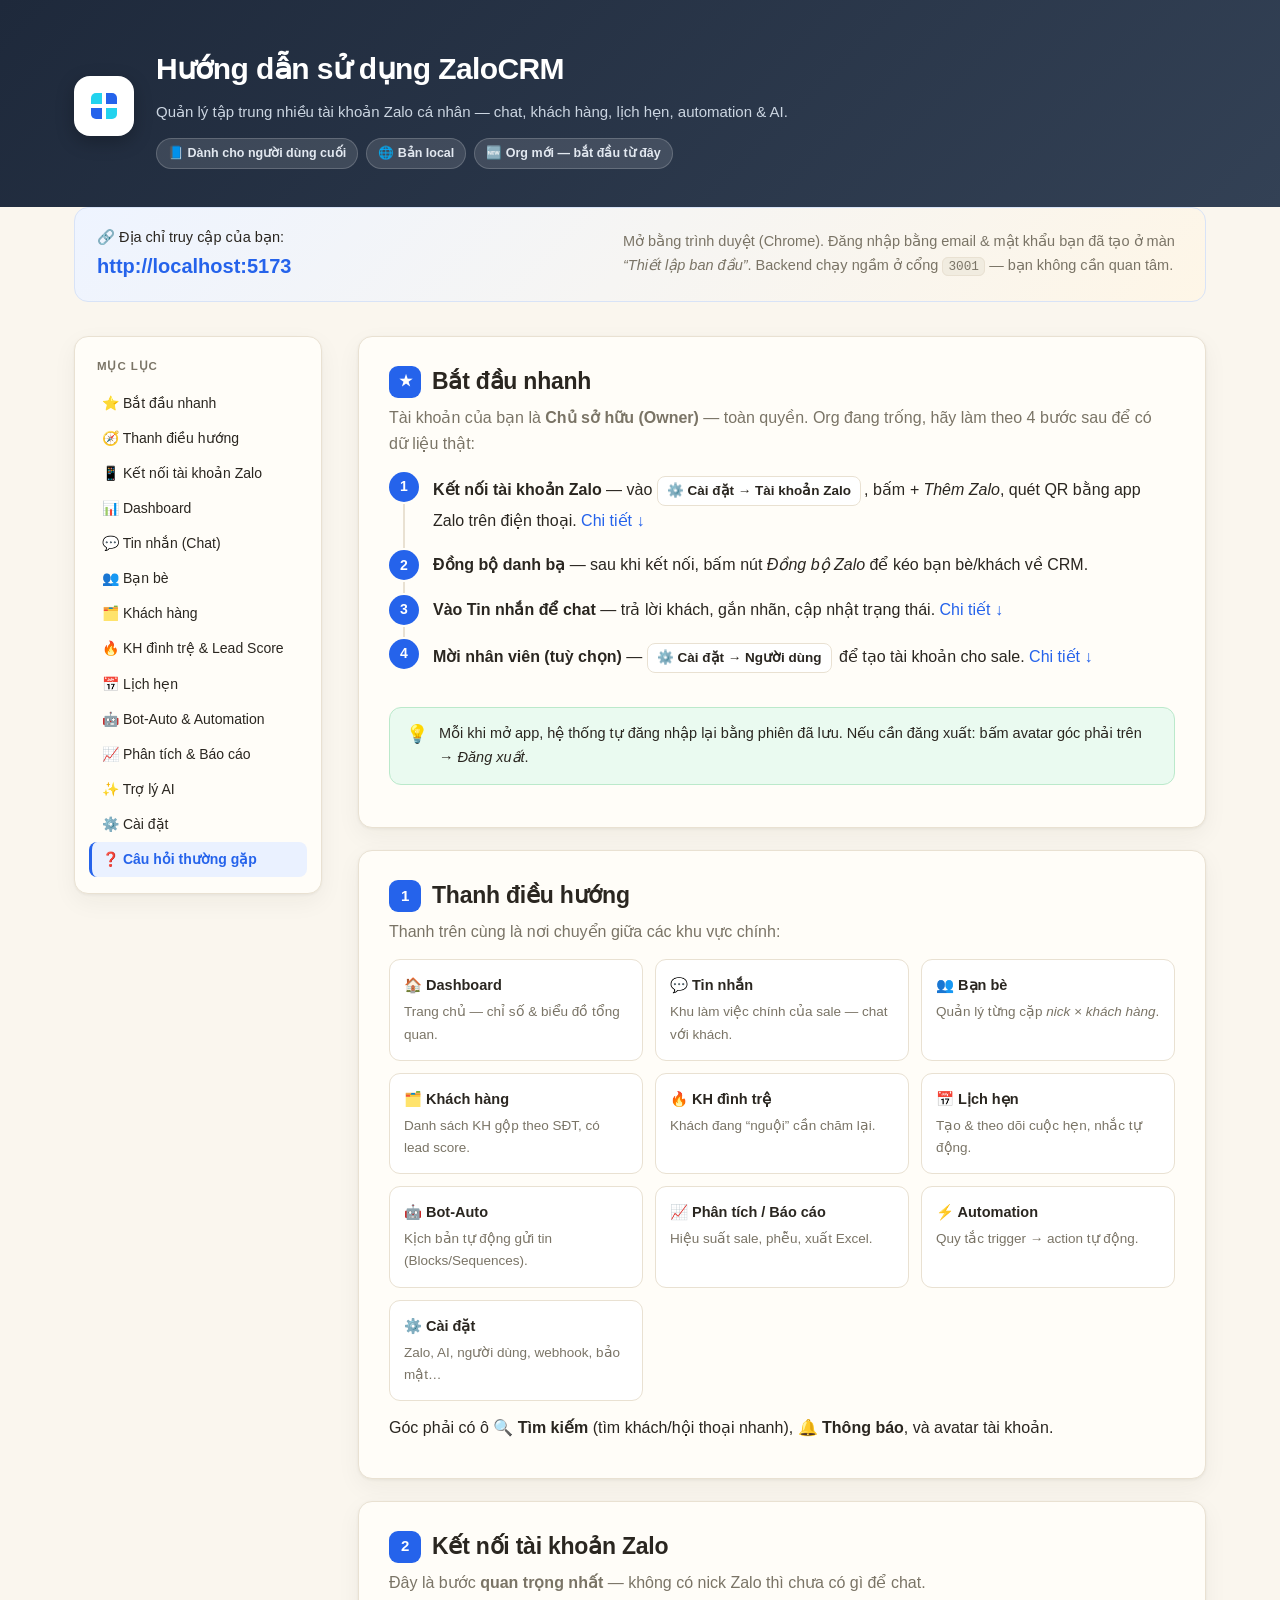
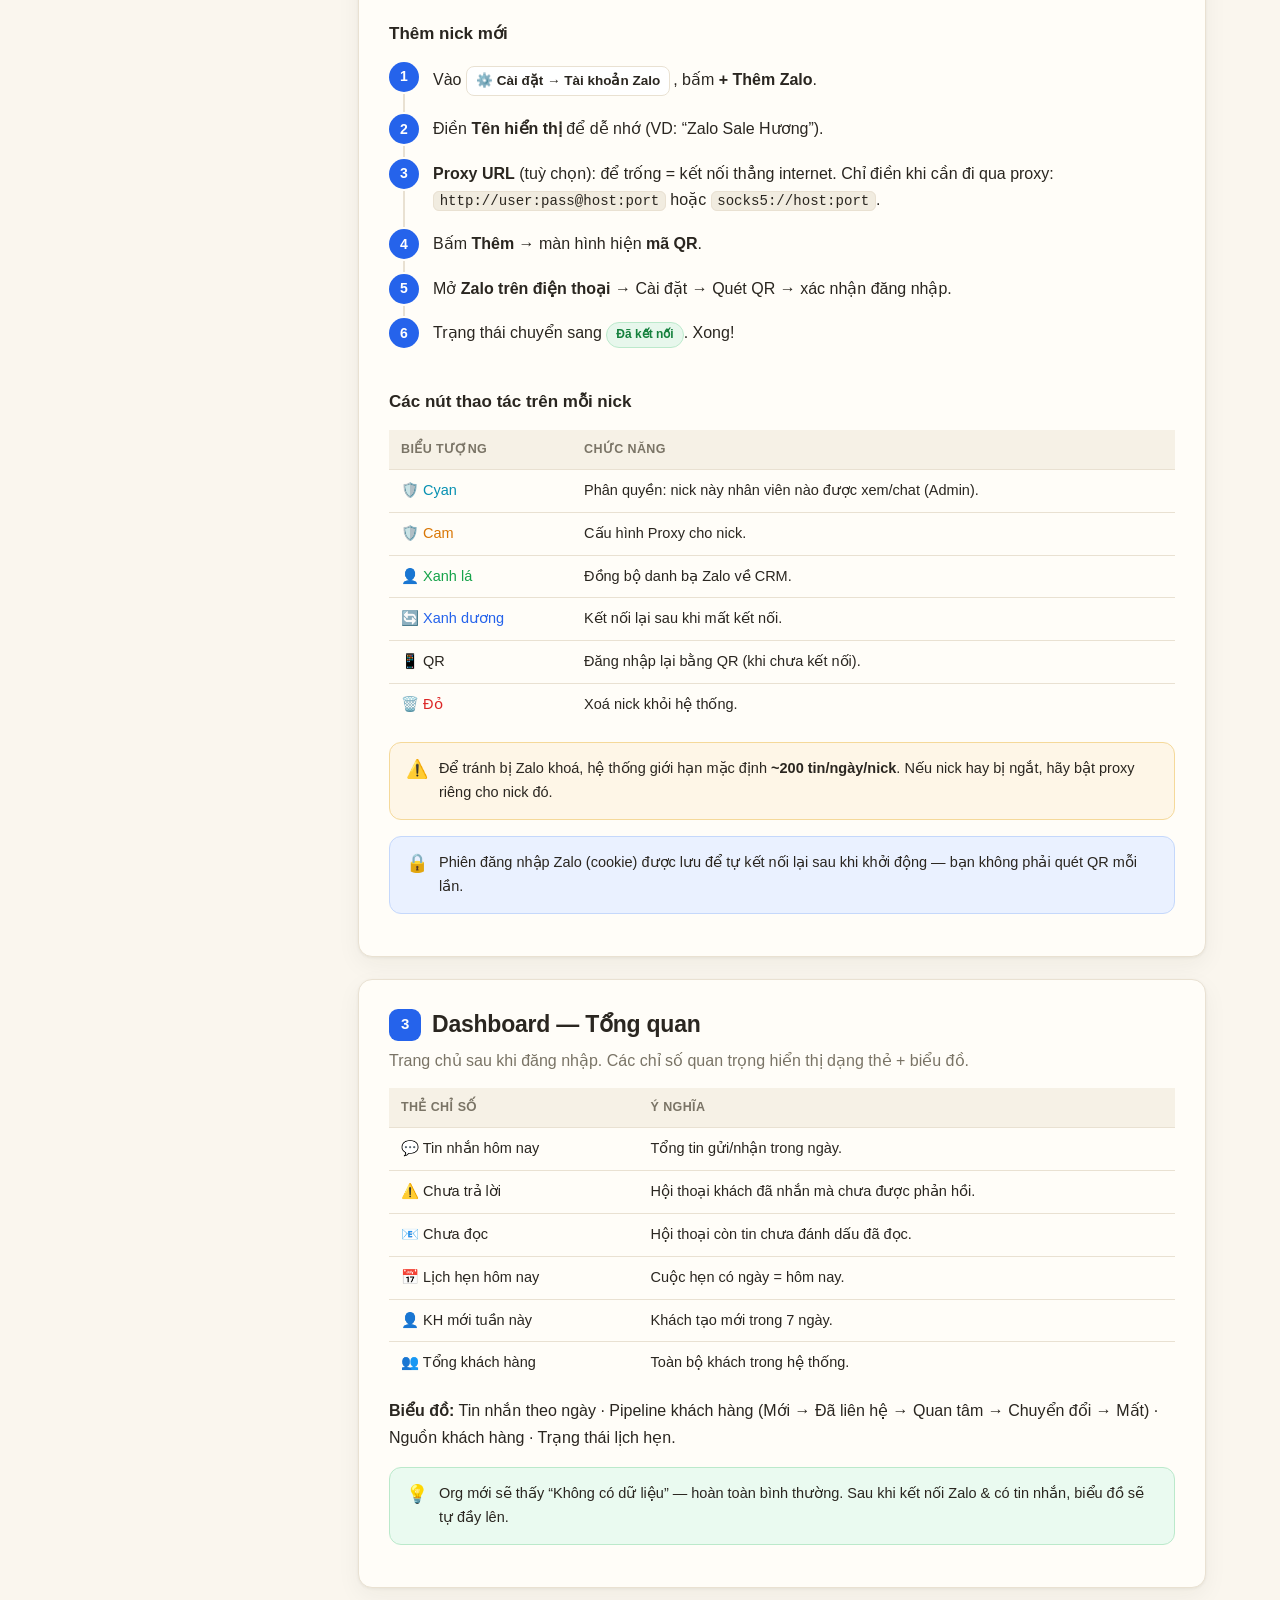
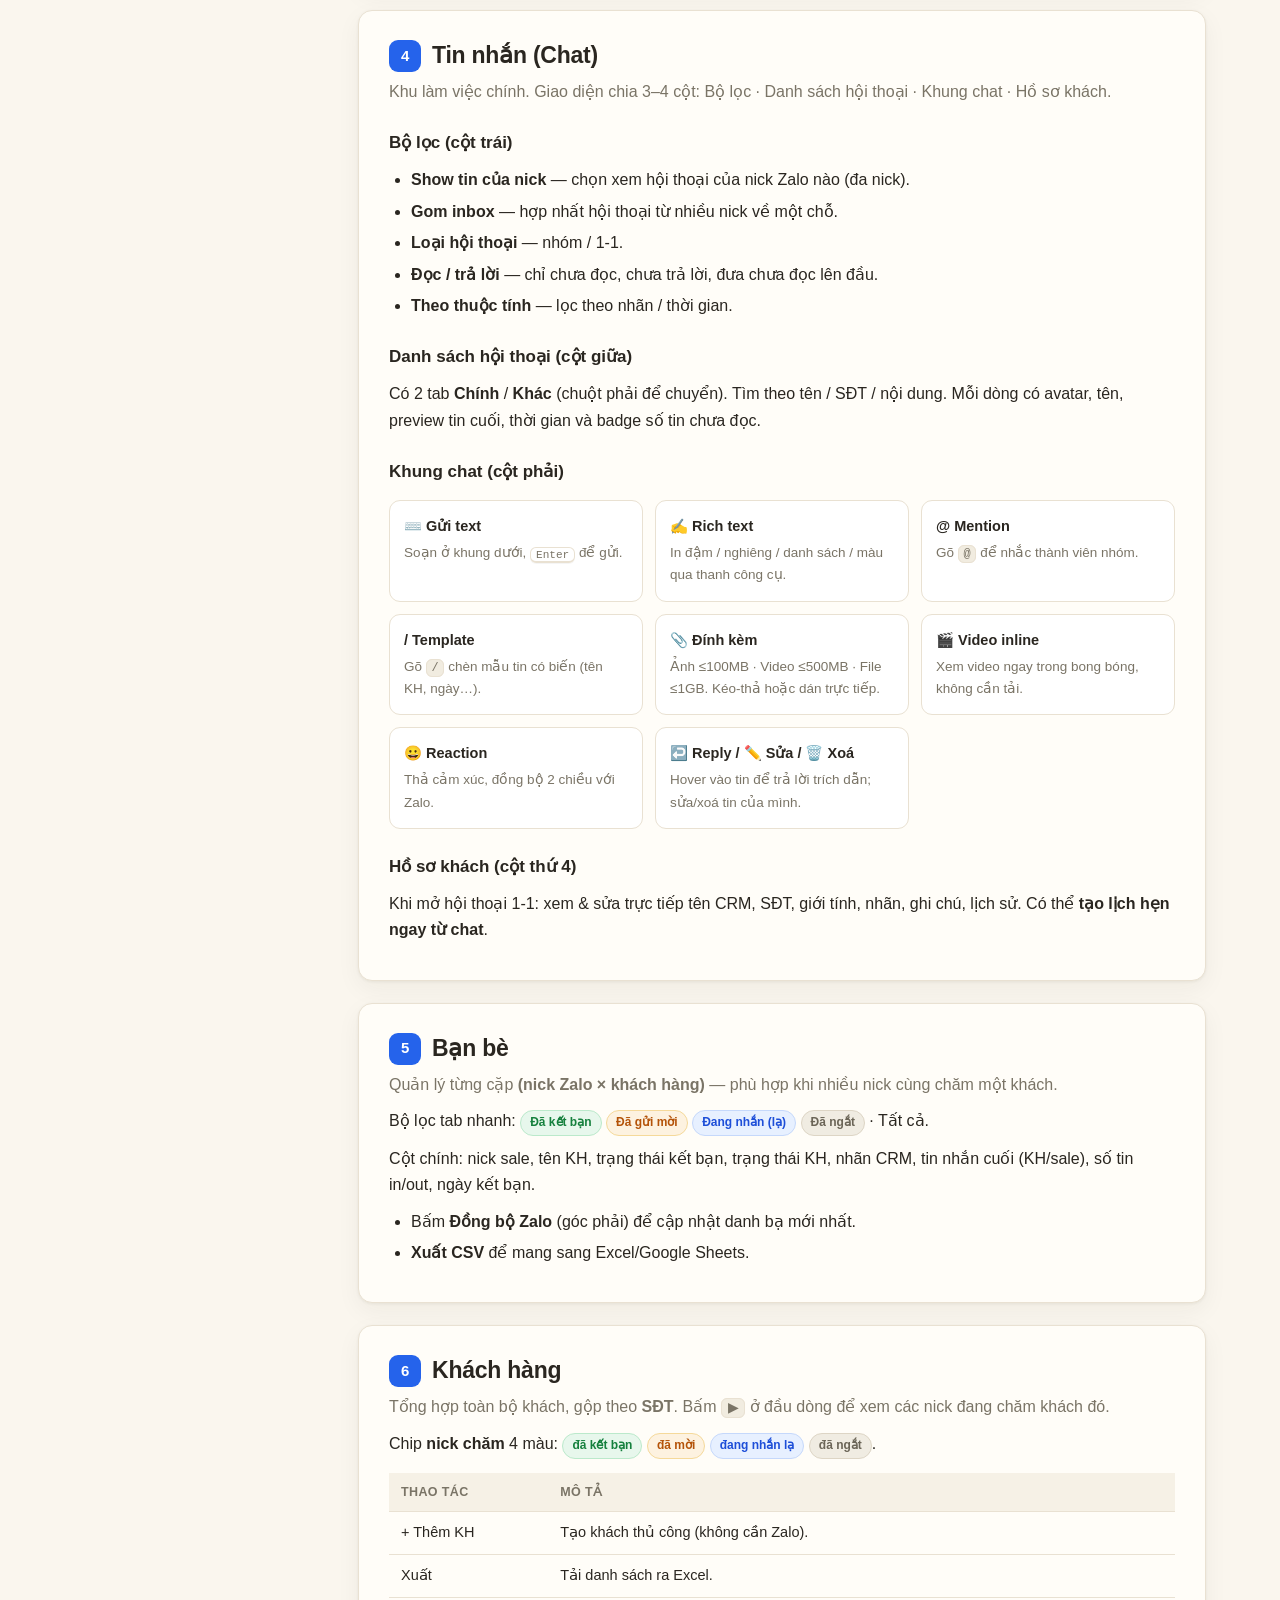
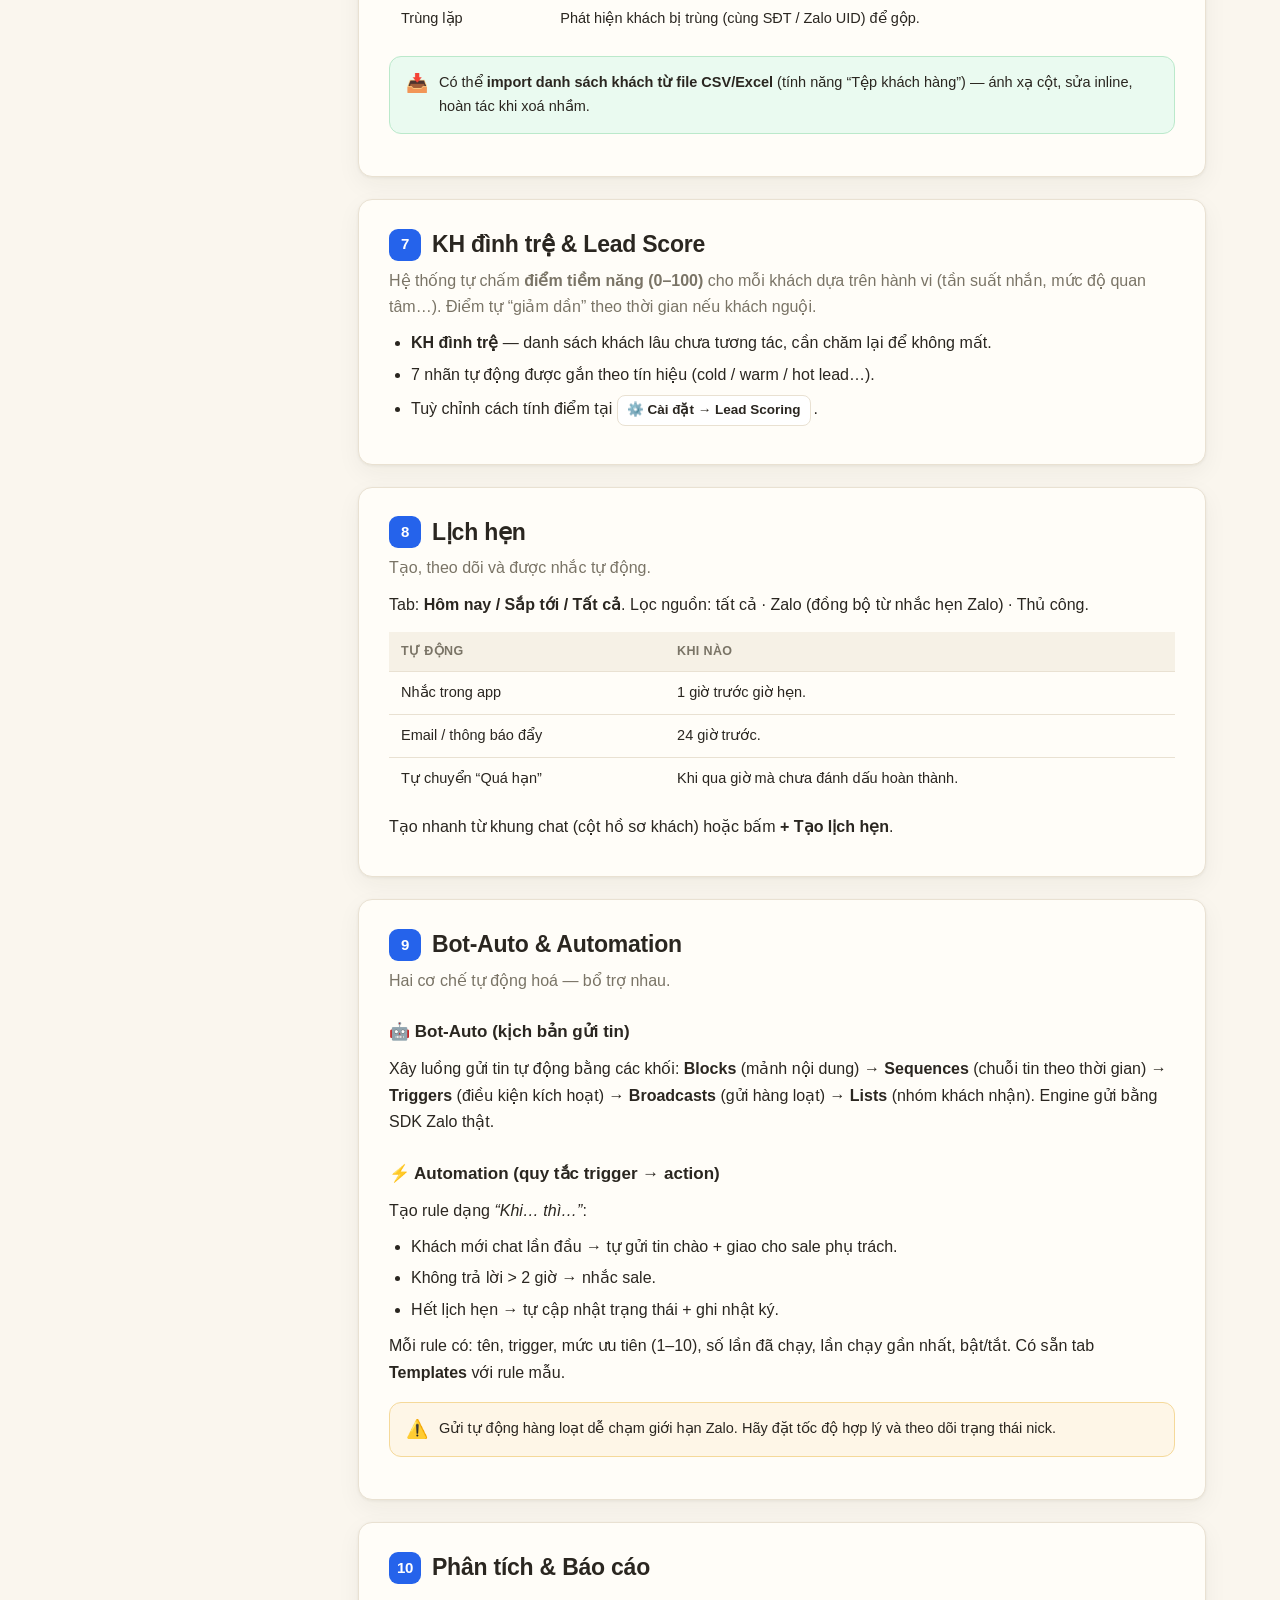
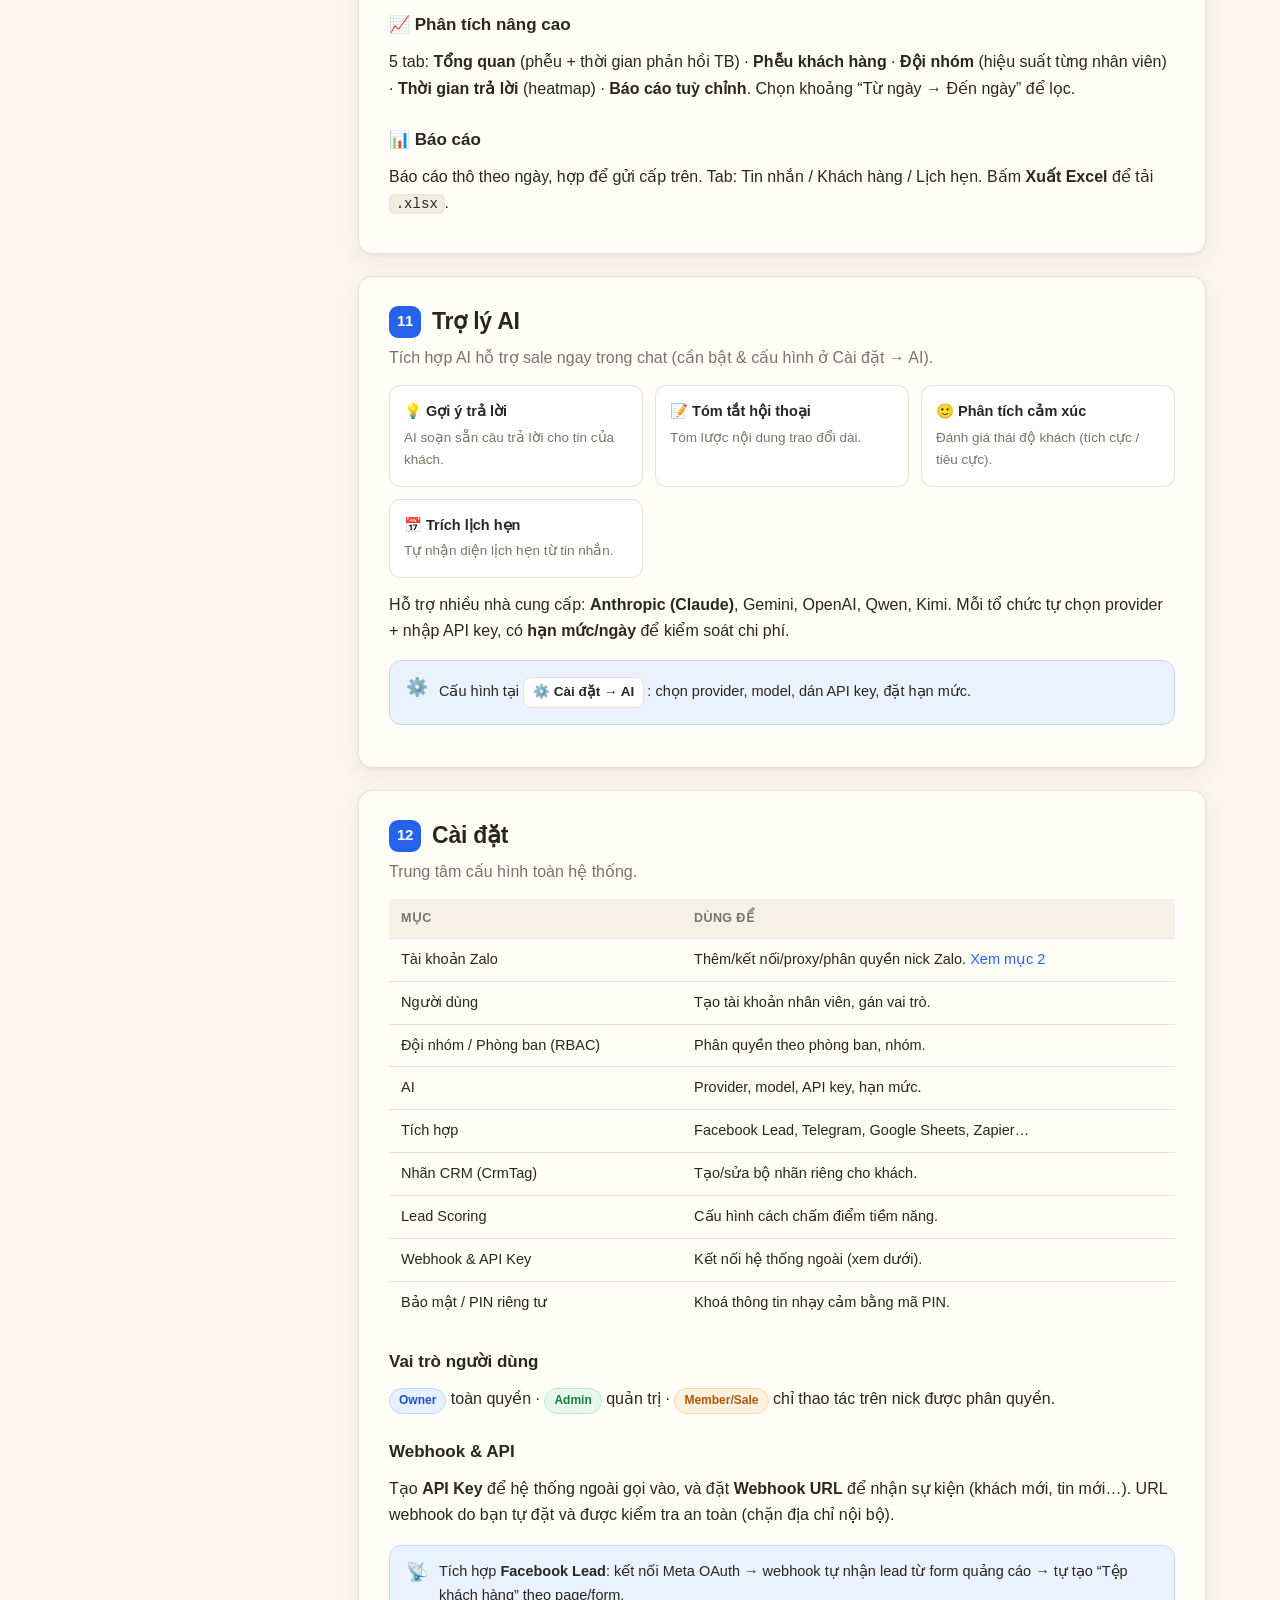
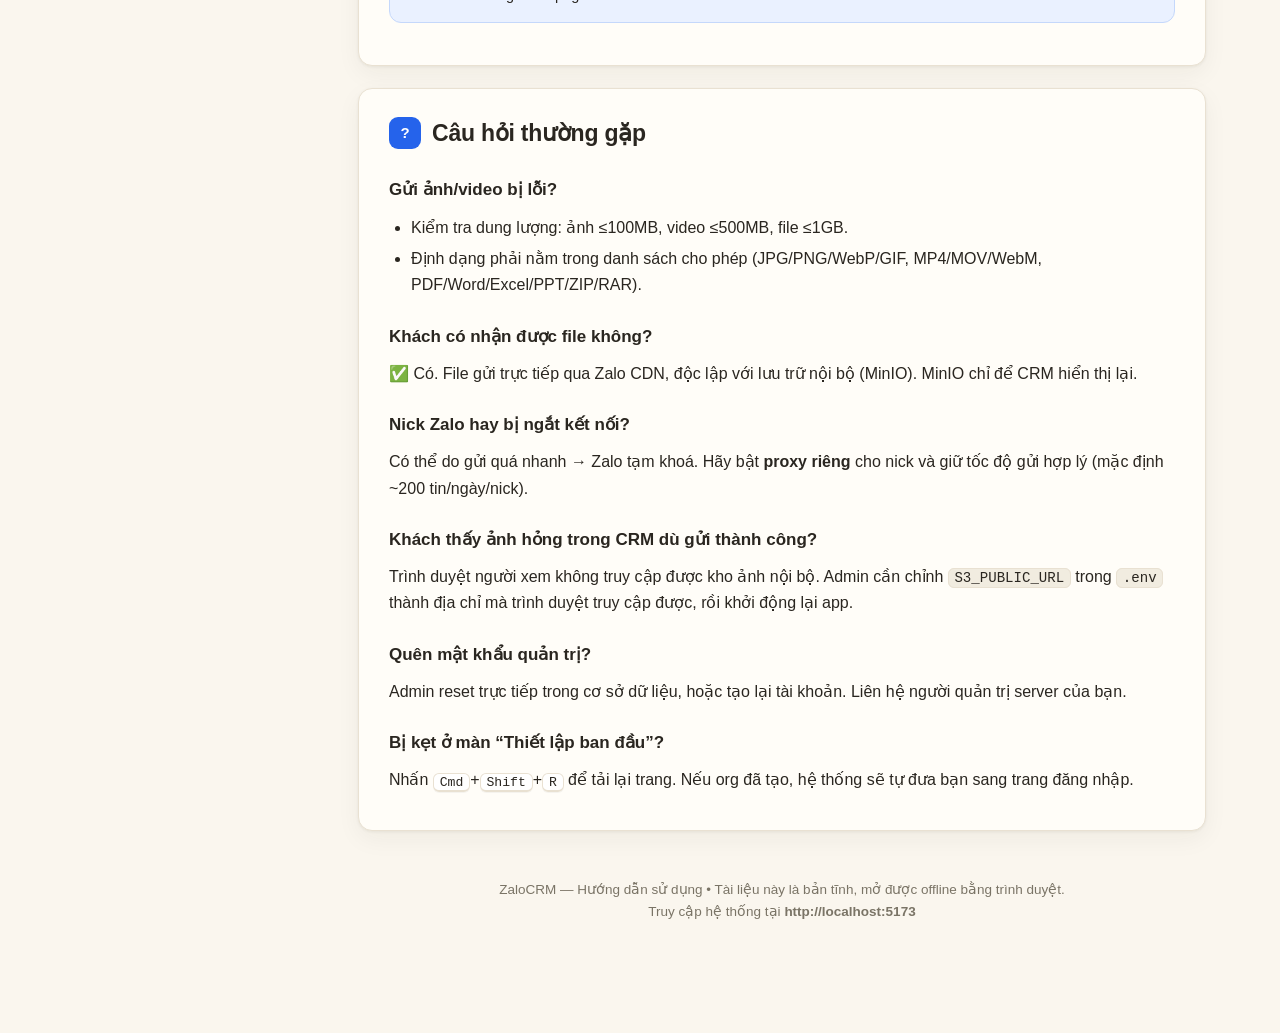
<file: HUONG-DAN-SU-DUNG.html>
<!DOCTYPE html>
<html lang="vi">
<head>
<meta charset="UTF-8" />
<meta name="viewport" content="width=device-width, initial-scale=1.0" />
<title>Hướng dẫn sử dụng ZaloCRM</title>
<style>
  :root{
    --bg:#faf6ee; --panel:#fffdf8; --ink:#2a2620; --muted:#7a7466;
    --line:#e9e1d2; --brand:#2563eb; --brand-soft:#eaf1ff;
    --green:#16a34a; --amber:#d97706; --red:#dc2626; --violet:#7c3aed;
    --radius:14px; --shadow:0 1px 3px rgba(40,33,20,.06),0 8px 24px rgba(40,33,20,.05);
  }
  *{box-sizing:border-box}
  html{scroll-behavior:smooth}
  body{margin:0;background:var(--bg);color:var(--ink);
    font-family:-apple-system,BlinkMacSystemFont,"Segoe UI",Roboto,"Helvetica Neue",Arial,"Noto Sans",sans-serif;
    line-height:1.65;font-size:16px}
  a{color:var(--brand);text-decoration:none}
  a:hover{text-decoration:underline}
  code{background:#f1ece0;border:1px solid var(--line);border-radius:6px;padding:.08em .4em;font-size:.88em;
    font-family:ui-monospace,SFMono-Regular,Menlo,Consolas,monospace}
  kbd{background:#fff;border:1px solid var(--line);border-bottom-width:2px;border-radius:6px;padding:.05em .45em;
    font-family:ui-monospace,monospace;font-size:.82em;box-shadow:0 1px 0 rgba(0,0,0,.04)}

  /* Layout */
  .wrap{max-width:1180px;margin:0 auto;padding:0 24px}
  header.hero{background:linear-gradient(135deg,#1e293b,#334155);color:#fff;padding:44px 0 38px}
  header.hero .wrap{display:flex;align-items:center;gap:22px;flex-wrap:wrap}
  .logo{width:60px;height:60px;border-radius:16px;background:#fff;display:grid;place-items:center;flex:0 0 auto;
    box-shadow:0 6px 18px rgba(0,0,0,.25)}
  .logo span{display:block;width:26px;height:26px;border-radius:5px;
    background:
      linear-gradient(#22d3ee,#22d3ee) left top/11px 11px no-repeat,
      linear-gradient(#2563eb,#2563eb) right top/11px 11px no-repeat,
      linear-gradient(#2563eb,#2563eb) left bottom/11px 11px no-repeat,
      linear-gradient(#22d3ee,#22d3ee) right bottom/11px 11px no-repeat}
  header.hero h1{margin:0;font-size:30px;letter-spacing:-.02em}
  header.hero p{margin:6px 0 0;color:#cbd5e1;font-size:15px}
  .badges{margin-top:14px;display:flex;gap:8px;flex-wrap:wrap}
  .badge{background:rgba(255,255,255,.12);border:1px solid rgba(255,255,255,.18);color:#e2e8f0;
    padding:4px 11px;border-radius:999px;font-size:12.5px;font-weight:600}

  .layout{display:grid;grid-template-columns:248px 1fr;gap:36px;align-items:start;margin:34px 0 60px}
  nav.toc{position:sticky;top:18px;background:var(--panel);border:1px solid var(--line);border-radius:var(--radius);
    padding:16px 14px;box-shadow:var(--shadow);font-size:14px;max-height:calc(100vh - 36px);overflow:auto}
  nav.toc h4{margin:4px 8px 10px;font-size:11.5px;letter-spacing:.08em;text-transform:uppercase;color:var(--muted)}
  nav.toc a{display:block;color:var(--ink);padding:6px 10px;border-radius:8px;border-left:3px solid transparent}
  nav.toc a:hover{background:#f3eee2;text-decoration:none}
  nav.toc a.active{background:var(--brand-soft);border-left-color:var(--brand);color:var(--brand);font-weight:600}

  main{min-width:0}
  section{background:var(--panel);border:1px solid var(--line);border-radius:var(--radius);
    padding:26px 30px;margin-bottom:22px;box-shadow:var(--shadow);scroll-margin-top:18px}
  section h2{margin:0 0 4px;font-size:23px;letter-spacing:-.01em;display:flex;align-items:center;gap:11px}
  section h2 .num{flex:0 0 auto;width:32px;height:32px;border-radius:9px;background:var(--brand);color:#fff;
    font-size:15px;display:grid;place-items:center;font-weight:700}
  section h3{margin:24px 0 8px;font-size:17px}
  section p{margin:10px 0}
  .lead{color:var(--muted);margin-top:2px}

  ul,ol{margin:10px 0;padding-left:22px}
  li{margin:5px 0}

  table{width:100%;border-collapse:collapse;margin:14px 0;font-size:14.5px}
  th,td{text-align:left;padding:9px 12px;border-bottom:1px solid var(--line);vertical-align:top}
  th{background:#f6f1e6;font-size:12.5px;letter-spacing:.03em;text-transform:uppercase;color:var(--muted)}
  tr:last-child td{border-bottom:none}

  .callout{border-radius:12px;padding:14px 16px;margin:16px 0;border:1px solid;display:flex;gap:11px;font-size:14.5px}
  .callout .ic{flex:0 0 auto;font-size:18px;line-height:1.4}
  .tip{background:#eafaf0;border-color:#bbe9cb}
  .warn{background:#fef6e7;border-color:#f5d99a}
  .info{background:var(--brand-soft);border-color:#c5d8fb}
  .danger{background:#fdecec;border-color:#f5b7b7}

  .steps{counter-reset:step;list-style:none;padding:0;margin:14px 0}
  .steps>li{position:relative;padding:2px 0 16px 44px;margin:0}
  .steps>li::before{counter-increment:step;content:counter(step);position:absolute;left:0;top:0;
    width:30px;height:30px;border-radius:50%;background:var(--brand);color:#fff;font-weight:700;
    display:grid;place-items:center;font-size:14px}
  .steps>li:not(:last-child)::after{content:"";position:absolute;left:14px;top:32px;bottom:2px;width:2px;background:var(--line)}

  .grid{display:grid;grid-template-columns:repeat(auto-fill,minmax(220px,1fr));gap:12px;margin:14px 0}
  .card{background:#fff;border:1px solid var(--line);border-radius:11px;padding:14px}
  .card .t{font-weight:700;font-size:14.5px;margin-bottom:3px}
  .card .d{color:var(--muted);font-size:13.5px}

  .chip{display:inline-block;padding:2px 9px;border-radius:999px;font-size:12px;font-weight:600;border:1px solid}
  .c-green{background:#e7f7ec;color:#15803d;border-color:#bbe9cb}
  .c-amber{background:#fdf2e0;color:#b45309;border-color:#f5d99a}
  .c-blue{background:#e7f0ff;color:#1d4ed8;border-color:#c5d8fb}
  .c-gray{background:#f0ece2;color:#6b6557;border-color:#ddd5c5}

  .pill{display:inline-flex;align-items:center;gap:6px;background:#fff;border:1px solid var(--line);
    border-radius:8px;padding:3px 9px;font-size:13.5px;font-weight:600;margin:2px 3px 2px 0}

  hr{border:none;border-top:1px solid var(--line);margin:22px 0}
  footer{color:var(--muted);font-size:13.5px;text-align:center;padding:26px 0 50px}
  .access{background:linear-gradient(135deg,#eef4ff,#fef6e7);border:1px solid #d8e3f7;border-radius:var(--radius);
    padding:18px 22px;margin-bottom:22px;display:flex;gap:18px;flex-wrap:wrap;align-items:center;justify-content:space-between}
  .access .u{font-size:14.5px}
  .access .big{font-size:20px;font-weight:800;color:var(--brand)}

  @media (max-width:880px){
    .layout{grid-template-columns:1fr}
    nav.toc{position:static;max-height:none;order:-1}
    section{padding:20px}
  }
</style>
</head>
<body>

<header class="hero">
  <div class="wrap">
    <div class="logo"><span></span></div>
    <div>
      <h1>Hướng dẫn sử dụng ZaloCRM</h1>
      <p>Quản lý tập trung nhiều tài khoản Zalo cá nhân — chat, khách hàng, lịch hẹn, automation &amp; AI.</p>
      <div class="badges">
        <span class="badge">📘 Dành cho người dùng cuối</span>
        <span class="badge">🌐 Bản local</span>
        <span class="badge">🆕 Org mới — bắt đầu từ đây</span>
      </div>
    </div>
  </div>
</header>

<div class="wrap">
  <div class="access">
    <div class="u">
      <div>🔗 Địa chỉ truy cập của bạn:</div>
      <div class="big">http://localhost:5173</div>
    </div>
    <div class="u" style="color:var(--muted);max-width:560px">
      Mở bằng trình duyệt (Chrome). Đăng nhập bằng email &amp; mật khẩu bạn đã tạo ở màn
      <em>“Thiết lập ban đầu”</em>. Backend chạy ngầm ở cổng <code>3001</code> — bạn không cần quan tâm.
    </div>
  </div>

  <div class="layout">
    <!-- ============ TOC ============ -->
    <nav class="toc" id="toc">
      <h4>Mục lục</h4>
      <a href="#start">⭐ Bắt đầu nhanh</a>
      <a href="#nav">🧭 Thanh điều hướng</a>
      <a href="#zalo">📱 Kết nối tài khoản Zalo</a>
      <a href="#dashboard">📊 Dashboard</a>
      <a href="#chat">💬 Tin nhắn (Chat)</a>
      <a href="#friends">👥 Bạn bè</a>
      <a href="#contacts">🗂️ Khách hàng</a>
      <a href="#stuck">🔥 KH đình trệ &amp; Lead Score</a>
      <a href="#appointments">📅 Lịch hẹn</a>
      <a href="#botauto">🤖 Bot-Auto &amp; Automation</a>
      <a href="#analytics">📈 Phân tích &amp; Báo cáo</a>
      <a href="#ai">✨ Trợ lý AI</a>
      <a href="#settings">⚙️ Cài đặt</a>
      <a href="#faq">❓ Câu hỏi thường gặp</a>
    </nav>

    <!-- ============ CONTENT ============ -->
    <main>

      <section id="start">
        <h2><span class="num">★</span> Bắt đầu nhanh</h2>
        <p class="lead">Tài khoản của bạn là <strong>Chủ sở hữu (Owner)</strong> — toàn quyền. Org đang trống, hãy làm theo 4 bước sau để có dữ liệu thật:</p>
        <ol class="steps">
          <li><strong>Kết nối tài khoản Zalo</strong> — vào <span class="pill">⚙️ Cài đặt → Tài khoản Zalo</span>, bấm <em>+ Thêm Zalo</em>, quét QR bằng app Zalo trên điện thoại. <a href="#zalo">Chi tiết ↓</a></li>
          <li><strong>Đồng bộ danh bạ</strong> — sau khi kết nối, bấm nút <em>Đồng bộ Zalo</em> để kéo bạn bè/khách về CRM.</li>
          <li><strong>Vào Tin nhắn để chat</strong> — trả lời khách, gắn nhãn, cập nhật trạng thái. <a href="#chat">Chi tiết ↓</a></li>
          <li><strong>Mời nhân viên (tuỳ chọn)</strong> — <span class="pill">⚙️ Cài đặt → Người dùng</span> để tạo tài khoản cho sale. <a href="#settings">Chi tiết ↓</a></li>
        </ol>
        <div class="callout tip"><span class="ic">💡</span><div>Mỗi khi mở app, hệ thống tự đăng nhập lại bằng phiên đã lưu. Nếu cần đăng xuất: bấm avatar góc phải trên → <em>Đăng xuất</em>.</div></div>
      </section>

      <section id="nav">
        <h2><span class="num">1</span> Thanh điều hướng</h2>
        <p class="lead">Thanh trên cùng là nơi chuyển giữa các khu vực chính:</p>
        <div class="grid">
          <div class="card"><div class="t">🏠 Dashboard</div><div class="d">Trang chủ — chỉ số &amp; biểu đồ tổng quan.</div></div>
          <div class="card"><div class="t">💬 Tin nhắn</div><div class="d">Khu làm việc chính của sale — chat với khách.</div></div>
          <div class="card"><div class="t">👥 Bạn bè</div><div class="d">Quản lý từng cặp <em>nick × khách hàng</em>.</div></div>
          <div class="card"><div class="t">🗂️ Khách hàng</div><div class="d">Danh sách KH gộp theo SĐT, có lead score.</div></div>
          <div class="card"><div class="t">🔥 KH đình trệ</div><div class="d">Khách đang “nguội” cần chăm lại.</div></div>
          <div class="card"><div class="t">📅 Lịch hẹn</div><div class="d">Tạo &amp; theo dõi cuộc hẹn, nhắc tự động.</div></div>
          <div class="card"><div class="t">🤖 Bot-Auto</div><div class="d">Kịch bản tự động gửi tin (Blocks/Sequences).</div></div>
          <div class="card"><div class="t">📈 Phân tích / Báo cáo</div><div class="d">Hiệu suất sale, phễu, xuất Excel.</div></div>
          <div class="card"><div class="t">⚡ Automation</div><div class="d">Quy tắc trigger → action tự động.</div></div>
          <div class="card"><div class="t">⚙️ Cài đặt</div><div class="d">Zalo, AI, người dùng, webhook, bảo mật…</div></div>
        </div>
        <p>Góc phải có ô <strong>🔍 Tìm kiếm</strong> (tìm khách/hội thoại nhanh), 🔔 <strong>Thông báo</strong>, và avatar tài khoản.</p>
      </section>

      <section id="zalo">
        <h2><span class="num">2</span> Kết nối tài khoản Zalo</h2>
        <p class="lead">Đây là bước <strong>quan trọng nhất</strong> — không có nick Zalo thì chưa có gì để chat.</p>
        <h3>Thêm nick mới</h3>
        <ol class="steps">
          <li>Vào <span class="pill">⚙️ Cài đặt → Tài khoản Zalo</span>, bấm <strong>+ Thêm Zalo</strong>.</li>
          <li>Điền <strong>Tên hiển thị</strong> để dễ nhớ (VD: “Zalo Sale Hương”).</li>
          <li><strong>Proxy URL</strong> (tuỳ chọn): để trống = kết nối thẳng internet. Chỉ điền khi cần đi qua proxy: <code>http://user:pass@host:port</code> hoặc <code>socks5://host:port</code>.</li>
          <li>Bấm <strong>Thêm</strong> → màn hình hiện <strong>mã QR</strong>.</li>
          <li>Mở <strong>Zalo trên điện thoại</strong> → Cài đặt → Quét QR → xác nhận đăng nhập.</li>
          <li>Trạng thái chuyển sang <span class="chip c-green">Đã kết nối</span>. Xong!</li>
        </ol>
        <h3>Các nút thao tác trên mỗi nick</h3>
        <table>
          <tr><th>Biểu tượng</th><th>Chức năng</th></tr>
          <tr><td>🛡️ <span style="color:#0891b2">Cyan</span></td><td>Phân quyền: nick này nhân viên nào được xem/chat (Admin).</td></tr>
          <tr><td>🛡️ <span style="color:var(--amber)">Cam</span></td><td>Cấu hình Proxy cho nick.</td></tr>
          <tr><td>👤 <span style="color:var(--green)">Xanh lá</span></td><td>Đồng bộ danh bạ Zalo về CRM.</td></tr>
          <tr><td>🔄 <span style="color:var(--brand)">Xanh dương</span></td><td>Kết nối lại sau khi mất kết nối.</td></tr>
          <tr><td>📱 QR</td><td>Đăng nhập lại bằng QR (khi chưa kết nối).</td></tr>
          <tr><td>🗑️ <span style="color:var(--red)">Đỏ</span></td><td>Xoá nick khỏi hệ thống.</td></tr>
        </table>
        <div class="callout warn"><span class="ic">⚠️</span><div>Để tránh bị Zalo khoá, hệ thống giới hạn mặc định <strong>~200 tin/ngày/nick</strong>. Nếu nick hay bị ngắt, hãy bật proxy riêng cho nick đó.</div></div>
        <div class="callout info"><span class="ic">🔒</span><div>Phiên đăng nhập Zalo (cookie) được lưu để tự kết nối lại sau khi khởi động — bạn không phải quét QR mỗi lần.</div></div>
      </section>

      <section id="dashboard">
        <h2><span class="num">3</span> Dashboard — Tổng quan</h2>
        <p class="lead">Trang chủ sau khi đăng nhập. Các chỉ số quan trọng hiển thị dạng thẻ + biểu đồ.</p>
        <table>
          <tr><th>Thẻ chỉ số</th><th>Ý nghĩa</th></tr>
          <tr><td>💬 Tin nhắn hôm nay</td><td>Tổng tin gửi/nhận trong ngày.</td></tr>
          <tr><td>⚠️ Chưa trả lời</td><td>Hội thoại khách đã nhắn mà chưa được phản hồi.</td></tr>
          <tr><td>📧 Chưa đọc</td><td>Hội thoại còn tin chưa đánh dấu đã đọc.</td></tr>
          <tr><td>📅 Lịch hẹn hôm nay</td><td>Cuộc hẹn có ngày = hôm nay.</td></tr>
          <tr><td>👤 KH mới tuần này</td><td>Khách tạo mới trong 7 ngày.</td></tr>
          <tr><td>👥 Tổng khách hàng</td><td>Toàn bộ khách trong hệ thống.</td></tr>
        </table>
        <p><strong>Biểu đồ:</strong> Tin nhắn theo ngày · Pipeline khách hàng (Mới → Đã liên hệ → Quan tâm → Chuyển đổi → Mất) · Nguồn khách hàng · Trạng thái lịch hẹn.</p>
        <div class="callout tip"><span class="ic">💡</span><div>Org mới sẽ thấy “Không có dữ liệu” — hoàn toàn bình thường. Sau khi kết nối Zalo &amp; có tin nhắn, biểu đồ sẽ tự đầy lên.</div></div>
      </section>

      <section id="chat">
        <h2><span class="num">4</span> Tin nhắn (Chat)</h2>
        <p class="lead">Khu làm việc chính. Giao diện chia 3–4 cột: Bộ lọc · Danh sách hội thoại · Khung chat · Hồ sơ khách.</p>
        <h3>Bộ lọc (cột trái)</h3>
        <ul>
          <li><strong>Show tin của nick</strong> — chọn xem hội thoại của nick Zalo nào (đa nick).</li>
          <li><strong>Gom inbox</strong> — hợp nhất hội thoại từ nhiều nick về một chỗ.</li>
          <li><strong>Loại hội thoại</strong> — nhóm / 1-1.</li>
          <li><strong>Đọc / trả lời</strong> — chỉ chưa đọc, chưa trả lời, đưa chưa đọc lên đầu.</li>
          <li><strong>Theo thuộc tính</strong> — lọc theo nhãn / thời gian.</li>
        </ul>
        <h3>Danh sách hội thoại (cột giữa)</h3>
        <p>Có 2 tab <strong>Chính</strong> / <strong>Khác</strong> (chuột phải để chuyển). Tìm theo tên / SĐT / nội dung. Mỗi dòng có avatar, tên, preview tin cuối, thời gian và badge số tin chưa đọc.</p>
        <h3>Khung chat (cột phải)</h3>
        <div class="grid">
          <div class="card"><div class="t">⌨️ Gửi text</div><div class="d">Soạn ở khung dưới, <kbd>Enter</kbd> để gửi.</div></div>
          <div class="card"><div class="t">✍️ Rich text</div><div class="d">In đậm / nghiêng / danh sách / màu qua thanh công cụ.</div></div>
          <div class="card"><div class="t">@ Mention</div><div class="d">Gõ <code>@</code> để nhắc thành viên nhóm.</div></div>
          <div class="card"><div class="t">/ Template</div><div class="d">Gõ <code>/</code> chèn mẫu tin có biến (tên KH, ngày…).</div></div>
          <div class="card"><div class="t">📎 Đính kèm</div><div class="d">Ảnh ≤100MB · Video ≤500MB · File ≤1GB. Kéo-thả hoặc dán trực tiếp.</div></div>
          <div class="card"><div class="t">🎬 Video inline</div><div class="d">Xem video ngay trong bong bóng, không cần tải.</div></div>
          <div class="card"><div class="t">😀 Reaction</div><div class="d">Thả cảm xúc, đồng bộ 2 chiều với Zalo.</div></div>
          <div class="card"><div class="t">↩️ Reply / ✏️ Sửa / 🗑️ Xoá</div><div class="d">Hover vào tin để trả lời trích dẫn; sửa/xoá tin của mình.</div></div>
        </div>
        <h3>Hồ sơ khách (cột thứ 4)</h3>
        <p>Khi mở hội thoại 1-1: xem &amp; sửa trực tiếp tên CRM, SĐT, giới tính, nhãn, ghi chú, lịch sử. Có thể <strong>tạo lịch hẹn ngay từ chat</strong>.</p>
      </section>

      <section id="friends">
        <h2><span class="num">5</span> Bạn bè</h2>
        <p class="lead">Quản lý từng cặp <strong>(nick Zalo × khách hàng)</strong> — phù hợp khi nhiều nick cùng chăm một khách.</p>
        <p>Bộ lọc tab nhanh: <span class="chip c-green">Đã kết bạn</span> <span class="chip c-amber">Đã gửi mời</span> <span class="chip c-blue">Đang nhắn (lạ)</span> <span class="chip c-gray">Đã ngắt</span> · Tất cả.</p>
        <p>Cột chính: nick sale, tên KH, trạng thái kết bạn, trạng thái KH, nhãn CRM, tin nhắn cuối (KH/sale), số tin in/out, ngày kết bạn.</p>
        <ul>
          <li>Bấm <strong>Đồng bộ Zalo</strong> (góc phải) để cập nhật danh bạ mới nhất.</li>
          <li><strong>Xuất CSV</strong> để mang sang Excel/Google Sheets.</li>
        </ul>
      </section>

      <section id="contacts">
        <h2><span class="num">6</span> Khách hàng</h2>
        <p class="lead">Tổng hợp toàn bộ khách, gộp theo <strong>SĐT</strong>. Bấm <code>▶</code> ở đầu dòng để xem các nick đang chăm khách đó.</p>
        <p>Chip <strong>nick chăm</strong> 4 màu: <span class="chip c-green">đã kết bạn</span> <span class="chip c-amber">đã mời</span> <span class="chip c-blue">đang nhắn lạ</span> <span class="chip c-gray">đã ngắt</span>.</p>
        <table>
          <tr><th>Thao tác</th><th>Mô tả</th></tr>
          <tr><td>+ Thêm KH</td><td>Tạo khách thủ công (không cần Zalo).</td></tr>
          <tr><td>Xuất</td><td>Tải danh sách ra Excel.</td></tr>
          <tr><td>Trùng lặp</td><td>Phát hiện khách bị trùng (cùng SĐT / Zalo UID) để gộp.</td></tr>
        </table>
        <div class="callout tip"><span class="ic">📥</span><div>Có thể <strong>import danh sách khách từ file CSV/Excel</strong> (tính năng “Tệp khách hàng”) — ánh xạ cột, sửa inline, hoàn tác khi xoá nhầm.</div></div>
      </section>

      <section id="stuck">
        <h2><span class="num">7</span> KH đình trệ &amp; Lead Score</h2>
        <p class="lead">Hệ thống tự chấm <strong>điểm tiềm năng (0–100)</strong> cho mỗi khách dựa trên hành vi (tần suất nhắn, mức độ quan tâm…). Điểm tự “giảm dần” theo thời gian nếu khách nguội.</p>
        <ul>
          <li><strong>KH đình trệ</strong> — danh sách khách lâu chưa tương tác, cần chăm lại để không mất.</li>
          <li>7 nhãn tự động được gắn theo tín hiệu (cold / warm / hot lead…).</li>
          <li>Tuỳ chỉnh cách tính điểm tại <span class="pill">⚙️ Cài đặt → Lead Scoring</span>.</li>
        </ul>
      </section>

      <section id="appointments">
        <h2><span class="num">8</span> Lịch hẹn</h2>
        <p class="lead">Tạo, theo dõi và được nhắc tự động.</p>
        <p>Tab: <strong>Hôm nay / Sắp tới / Tất cả</strong>. Lọc nguồn: tất cả · Zalo (đồng bộ từ nhắc hẹn Zalo) · Thủ công.</p>
        <table>
          <tr><th>Tự động</th><th>Khi nào</th></tr>
          <tr><td>Nhắc trong app</td><td>1 giờ trước giờ hẹn.</td></tr>
          <tr><td>Email / thông báo đẩy</td><td>24 giờ trước.</td></tr>
          <tr><td>Tự chuyển “Quá hạn”</td><td>Khi qua giờ mà chưa đánh dấu hoàn thành.</td></tr>
        </table>
        <p>Tạo nhanh từ khung chat (cột hồ sơ khách) hoặc bấm <strong>+ Tạo lịch hẹn</strong>.</p>
      </section>

      <section id="botauto">
        <h2><span class="num">9</span> Bot-Auto &amp; Automation</h2>
        <p class="lead">Hai cơ chế tự động hoá — bổ trợ nhau.</p>
        <h3>🤖 Bot-Auto (kịch bản gửi tin)</h3>
        <p>Xây luồng gửi tin tự động bằng các khối: <strong>Blocks</strong> (mảnh nội dung) → <strong>Sequences</strong> (chuỗi tin theo thời gian) → <strong>Triggers</strong> (điều kiện kích hoạt) → <strong>Broadcasts</strong> (gửi hàng loạt) → <strong>Lists</strong> (nhóm khách nhận). Engine gửi bằng SDK Zalo thật.</p>
        <h3>⚡ Automation (quy tắc trigger → action)</h3>
        <p>Tạo rule dạng <em>“Khi… thì…”</em>:</p>
        <ul>
          <li>Khách mới chat lần đầu → tự gửi tin chào + giao cho sale phụ trách.</li>
          <li>Không trả lời &gt; 2 giờ → nhắc sale.</li>
          <li>Hết lịch hẹn → tự cập nhật trạng thái + ghi nhật ký.</li>
        </ul>
        <p>Mỗi rule có: tên, trigger, mức ưu tiên (1–10), số lần đã chạy, lần chạy gần nhất, bật/tắt. Có sẵn tab <strong>Templates</strong> với rule mẫu.</p>
        <div class="callout warn"><span class="ic">⚠️</span><div>Gửi tự động hàng loạt dễ chạm giới hạn Zalo. Hãy đặt tốc độ hợp lý và theo dõi trạng thái nick.</div></div>
      </section>

      <section id="analytics">
        <h2><span class="num">10</span> Phân tích &amp; Báo cáo</h2>
        <h3>📈 Phân tích nâng cao</h3>
        <p>5 tab: <strong>Tổng quan</strong> (phễu + thời gian phản hồi TB) · <strong>Phễu khách hàng</strong> · <strong>Đội nhóm</strong> (hiệu suất từng nhân viên) · <strong>Thời gian trả lời</strong> (heatmap) · <strong>Báo cáo tuỳ chỉnh</strong>. Chọn khoảng “Từ ngày → Đến ngày” để lọc.</p>
        <h3>📊 Báo cáo</h3>
        <p>Báo cáo thô theo ngày, hợp để gửi cấp trên. Tab: Tin nhắn / Khách hàng / Lịch hẹn. Bấm <strong>Xuất Excel</strong> để tải <code>.xlsx</code>.</p>
      </section>

      <section id="ai">
        <h2><span class="num">11</span> Trợ lý AI</h2>
        <p class="lead">Tích hợp AI hỗ trợ sale ngay trong chat (cần bật &amp; cấu hình ở Cài đặt → AI).</p>
        <div class="grid">
          <div class="card"><div class="t">💡 Gợi ý trả lời</div><div class="d">AI soạn sẵn câu trả lời cho tin của khách.</div></div>
          <div class="card"><div class="t">📝 Tóm tắt hội thoại</div><div class="d">Tóm lược nội dung trao đổi dài.</div></div>
          <div class="card"><div class="t">🙂 Phân tích cảm xúc</div><div class="d">Đánh giá thái độ khách (tích cực / tiêu cực).</div></div>
          <div class="card"><div class="t">📅 Trích lịch hẹn</div><div class="d">Tự nhận diện lịch hẹn từ tin nhắn.</div></div>
        </div>
        <p>Hỗ trợ nhiều nhà cung cấp: <strong>Anthropic (Claude)</strong>, Gemini, OpenAI, Qwen, Kimi. Mỗi tổ chức tự chọn provider + nhập API key, có <strong>hạn mức/ngày</strong> để kiểm soát chi phí.</p>
        <div class="callout info"><span class="ic">⚙️</span><div>Cấu hình tại <span class="pill">⚙️ Cài đặt → AI</span>: chọn provider, model, dán API key, đặt hạn mức.</div></div>
      </section>

      <section id="settings">
        <h2><span class="num">12</span> Cài đặt</h2>
        <p class="lead">Trung tâm cấu hình toàn hệ thống.</p>
        <table>
          <tr><th>Mục</th><th>Dùng để</th></tr>
          <tr><td>Tài khoản Zalo</td><td>Thêm/kết nối/proxy/phân quyền nick Zalo. <a href="#zalo">Xem mục 2</a></td></tr>
          <tr><td>Người dùng</td><td>Tạo tài khoản nhân viên, gán vai trò.</td></tr>
          <tr><td>Đội nhóm / Phòng ban (RBAC)</td><td>Phân quyền theo phòng ban, nhóm.</td></tr>
          <tr><td>AI</td><td>Provider, model, API key, hạn mức.</td></tr>
          <tr><td>Tích hợp</td><td>Facebook Lead, Telegram, Google Sheets, Zapier…</td></tr>
          <tr><td>Nhãn CRM (CrmTag)</td><td>Tạo/sửa bộ nhãn riêng cho khách.</td></tr>
          <tr><td>Lead Scoring</td><td>Cấu hình cách chấm điểm tiềm năng.</td></tr>
          <tr><td>Webhook &amp; API Key</td><td>Kết nối hệ thống ngoài (xem dưới).</td></tr>
          <tr><td>Bảo mật / PIN riêng tư</td><td>Khoá thông tin nhạy cảm bằng mã PIN.</td></tr>
        </table>
        <h3>Vai trò người dùng</h3>
        <p><span class="chip c-blue">Owner</span> toàn quyền · <span class="chip c-green">Admin</span> quản trị · <span class="chip c-amber">Member/Sale</span> chỉ thao tác trên nick được phân quyền.</p>
        <h3>Webhook &amp; API</h3>
        <p>Tạo <strong>API Key</strong> để hệ thống ngoài gọi vào, và đặt <strong>Webhook URL</strong> để nhận sự kiện (khách mới, tin mới…). URL webhook do bạn tự đặt và được kiểm tra an toàn (chặn địa chỉ nội bộ).</p>
        <div class="callout info"><span class="ic">📡</span><div>Tích hợp <strong>Facebook Lead</strong>: kết nối Meta OAuth → webhook tự nhận lead từ form quảng cáo → tự tạo “Tệp khách hàng” theo page/form.</div></div>
      </section>

      <section id="faq">
        <h2><span class="num">?</span> Câu hỏi thường gặp</h2>

        <h3>Gửi ảnh/video bị lỗi?</h3>
        <ul>
          <li>Kiểm tra dung lượng: ảnh ≤100MB, video ≤500MB, file ≤1GB.</li>
          <li>Định dạng phải nằm trong danh sách cho phép (JPG/PNG/WebP/GIF, MP4/MOV/WebM, PDF/Word/Excel/PPT/ZIP/RAR).</li>
        </ul>

        <h3>Khách có nhận được file không?</h3>
        <p>✅ Có. File gửi trực tiếp qua Zalo CDN, độc lập với lưu trữ nội bộ (MinIO). MinIO chỉ để CRM hiển thị lại.</p>

        <h3>Nick Zalo hay bị ngắt kết nối?</h3>
        <p>Có thể do gửi quá nhanh → Zalo tạm khoá. Hãy bật <strong>proxy riêng</strong> cho nick và giữ tốc độ gửi hợp lý (mặc định ~200 tin/ngày/nick).</p>

        <h3>Khách thấy ảnh hỏng trong CRM dù gửi thành công?</h3>
        <p>Trình duyệt người xem không truy cập được kho ảnh nội bộ. Admin cần chỉnh <code>S3_PUBLIC_URL</code> trong <code>.env</code> thành địa chỉ mà trình duyệt truy cập được, rồi khởi động lại app.</p>

        <h3>Quên mật khẩu quản trị?</h3>
        <p>Admin reset trực tiếp trong cơ sở dữ liệu, hoặc tạo lại tài khoản. Liên hệ người quản trị server của bạn.</p>

        <h3>Bị kẹt ở màn “Thiết lập ban đầu”?</h3>
        <p>Nhấn <kbd>Cmd</kbd>+<kbd>Shift</kbd>+<kbd>R</kbd> để tải lại trang. Nếu org đã tạo, hệ thống sẽ tự đưa bạn sang trang đăng nhập.</p>
      </section>

      <footer>
        ZaloCRM — Hướng dẫn sử dụng • Tài liệu này là bản tĩnh, mở được offline bằng trình duyệt.<br/>
        Truy cập hệ thống tại <strong>http://localhost:5173</strong>
      </footer>

    </main>
  </div>
</div>

<script>
  // Scroll-spy: tô sáng mục đang xem trong mục lục
  (function(){
    var links = Array.prototype.slice.call(document.querySelectorAll('nav.toc a'));
    var map = {};
    links.forEach(function(a){ var id=a.getAttribute('href').slice(1); var s=document.getElementById(id); if(s) map[id]=a; });
    var obs = new IntersectionObserver(function(entries){
      entries.forEach(function(e){
        if(e.isIntersecting){
          links.forEach(function(l){ l.classList.remove('active'); });
          var a = map[e.target.id]; if(a){ a.classList.add('active'); }
        }
      });
    }, { rootMargin:'-20% 0px -70% 0px', threshold:0 });
    Object.keys(map).forEach(function(id){ obs.observe(document.getElementById(id)); });
  })();
</script>
</body>
</html>
</file>
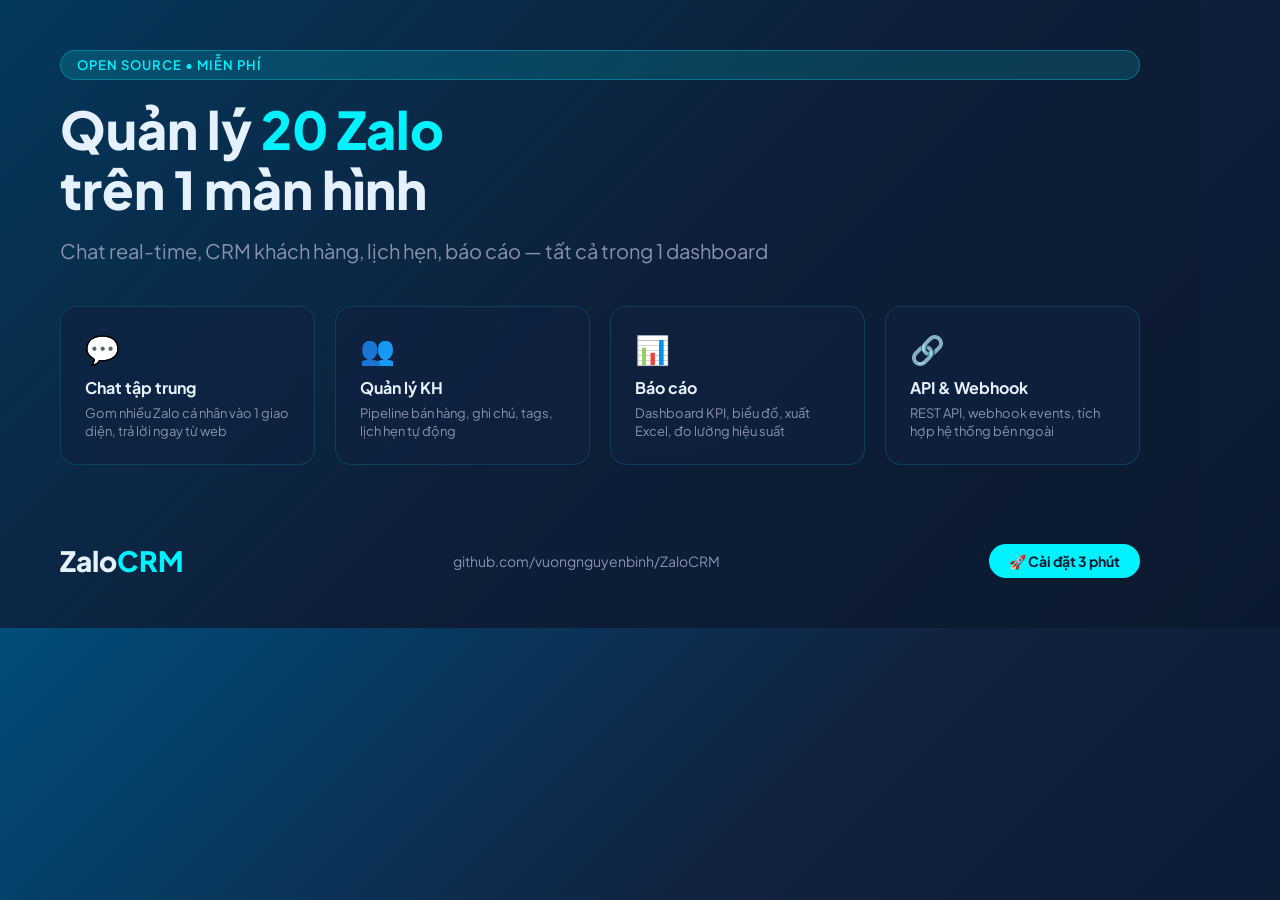
<file: assets/posts/facebook/carousel-1-dashboard.html>
<!DOCTYPE html>
<html lang="vi">
<head>
<meta charset="UTF-8">
<meta name="viewport" content="width=1200, height=628">
<title>ZaloCRM — Dashboard</title>
<link href="https://fonts.googleapis.com/css2?family=Plus+Jakarta+Sans:wght@400;600;700;800&display=swap" rel="stylesheet">
<style>
* { margin: 0; padding: 0; box-sizing: border-box; }
body { width: 1200px; height: 628px; font-family: 'Plus Jakarta Sans', sans-serif; background: linear-gradient(-45deg, #0A192F, #112240, #004d7a); color: #E6F1FF; overflow: hidden; position: relative; }

.overlay { position: absolute; top: 0; left: 0; right: 0; bottom: 0; background: rgba(10,25,47,0.4); z-index: 1; }

.content { position: relative; z-index: 2; padding: 50px 60px; height: 100%; display: flex; flex-direction: column; }

.badge { display: inline-block; background: rgba(0,242,255,0.15); color: #00F2FF; padding: 6px 16px; border-radius: 20px; font-size: 13px; font-weight: 600; letter-spacing: 1px; text-transform: uppercase; border: 1px solid rgba(0,242,255,0.3); margin-bottom: 20px; }

h1 { font-size: 52px; font-weight: 800; line-height: 1.15; margin-bottom: 16px; }
h1 span { color: #00F2FF; }

.subtitle { font-size: 20px; color: #8892b0; margin-bottom: 40px; line-height: 1.5; }

.features { display: flex; gap: 20px; margin-bottom: auto; }
.feature-card { background: rgba(17,34,64,0.7); border: 1px solid rgba(0,242,255,0.15); border-radius: 16px; padding: 24px; flex: 1; backdrop-filter: blur(8px); }
.feature-icon { font-size: 28px; margin-bottom: 10px; }
.feature-title { font-size: 16px; font-weight: 700; margin-bottom: 6px; }
.feature-desc { font-size: 13px; color: #8892b0; line-height: 1.4; }

.bottom { display: flex; justify-content: space-between; align-items: center; margin-top: 30px; }
.logo { font-size: 28px; font-weight: 800; }
.logo span { color: #00F2FF; }
.github { font-size: 14px; color: #8892b0; }
.free-badge { background: #00F2FF; color: #0A192F; padding: 8px 20px; border-radius: 20px; font-weight: 700; font-size: 14px; }
</style>
</head>
<body>
<div class="overlay"></div>
<div class="content">
  <div class="badge">Open Source • Miễn phí</div>
  <h1>Quản lý <span>20 Zalo</span><br>trên 1 màn hình</h1>
  <p class="subtitle">Chat real-time, CRM khách hàng, lịch hẹn, báo cáo — tất cả trong 1 dashboard</p>

  <div class="features">
    <div class="feature-card">
      <div class="feature-icon">💬</div>
      <div class="feature-title">Chat tập trung</div>
      <div class="feature-desc">Gom nhiều Zalo cá nhân vào 1 giao diện, trả lời ngay từ web</div>
    </div>
    <div class="feature-card">
      <div class="feature-icon">👥</div>
      <div class="feature-title">Quản lý KH</div>
      <div class="feature-desc">Pipeline bán hàng, ghi chú, tags, lịch hẹn tự động</div>
    </div>
    <div class="feature-card">
      <div class="feature-icon">📊</div>
      <div class="feature-title">Báo cáo</div>
      <div class="feature-desc">Dashboard KPI, biểu đồ, xuất Excel, đo lường hiệu suất</div>
    </div>
    <div class="feature-card">
      <div class="feature-icon">🔗</div>
      <div class="feature-title">API & Webhook</div>
      <div class="feature-desc">REST API, webhook events, tích hợp hệ thống bên ngoài</div>
    </div>
  </div>

  <div class="bottom">
    <div class="logo">Zalo<span>CRM</span></div>
    <div class="github">github.com/vuongnguyenbinh/ZaloCRM</div>
    <div class="free-badge">🚀 Cài đặt 3 phút</div>
  </div>
</div>
</body>
</html>
</file>
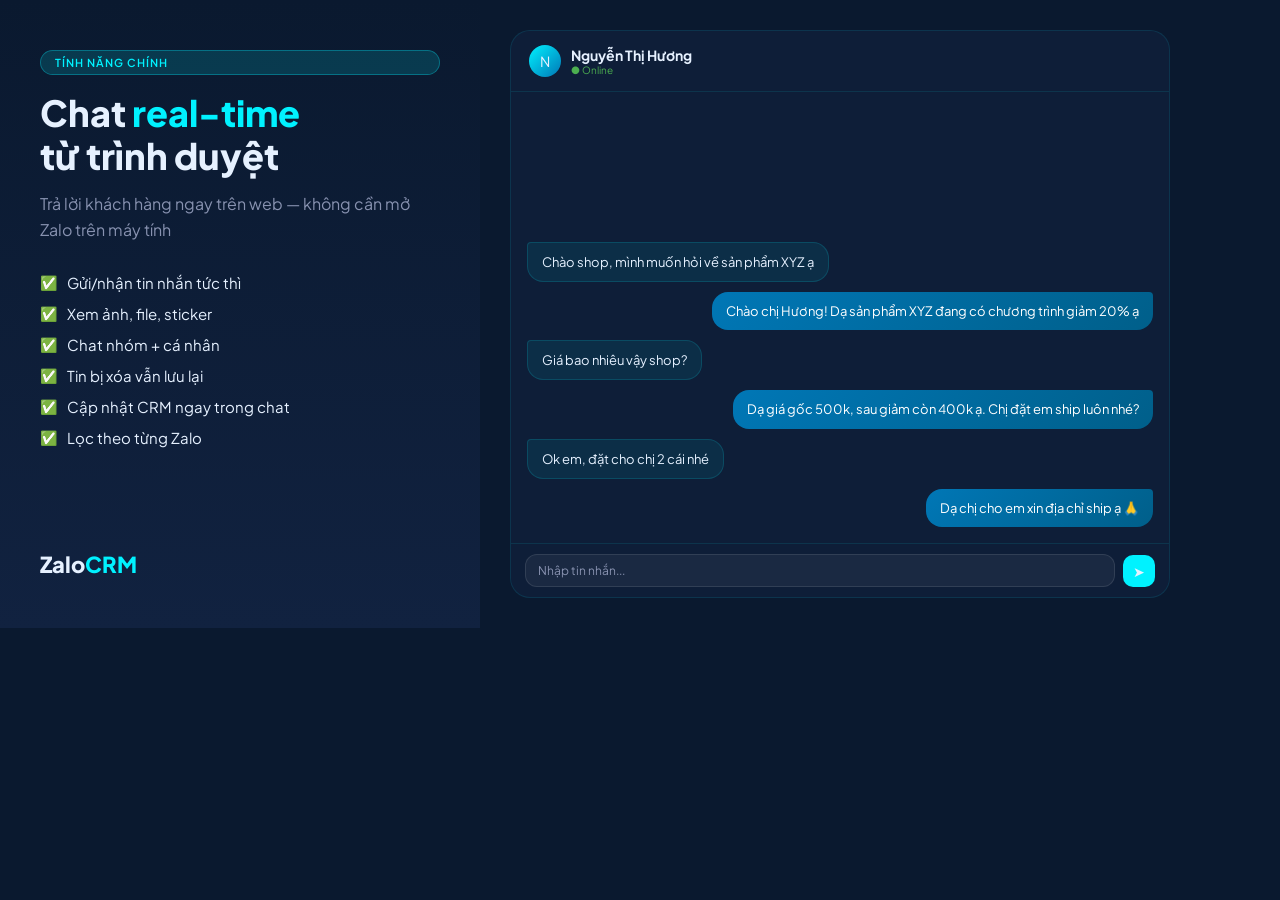
<file: assets/posts/facebook/carousel-2-chat-feature.html>
<!DOCTYPE html>
<html lang="vi">
<head>
<meta charset="UTF-8">
<meta name="viewport" content="width=1200, height=628">
<title>ZaloCRM — Chat Feature</title>
<link href="https://fonts.googleapis.com/css2?family=Plus+Jakarta+Sans:wght@400;600;700;800&display=swap" rel="stylesheet">
<style>
* { margin: 0; padding: 0; box-sizing: border-box; }
body { width: 1200px; height: 628px; font-family: 'Plus Jakarta Sans', sans-serif; background: #0A192F; color: #E6F1FF; overflow: hidden; display: flex; }

.left { width: 480px; padding: 50px 40px; display: flex; flex-direction: column; justify-content: center; background: linear-gradient(180deg, #0A192F, #112240); }
.right { flex: 1; padding: 30px; display: flex; align-items: center; justify-content: center; }

.badge { display: inline-block; background: rgba(0,242,255,0.15); color: #00F2FF; padding: 5px 14px; border-radius: 16px; font-size: 11px; font-weight: 600; letter-spacing: 1px; text-transform: uppercase; border: 1px solid rgba(0,242,255,0.3); margin-bottom: 16px; }

h2 { font-size: 36px; font-weight: 800; line-height: 1.2; margin-bottom: 14px; }
h2 span { color: #00F2FF; }

.desc { font-size: 16px; color: #8892b0; line-height: 1.6; margin-bottom: 24px; }

.checklist { list-style: none; }
.checklist li { font-size: 15px; padding: 6px 0; display: flex; align-items: center; gap: 10px; }
.checklist li::before { content: '✅'; font-size: 14px; }

.logo { margin-top: auto; font-size: 22px; font-weight: 800; padding-top: 20px; }
.logo span { color: #00F2FF; }

/* Mock chat interface */
.mock-chat { width: 100%; height: 100%; background: rgba(17,34,64,0.6); border-radius: 20px; border: 1px solid rgba(0,242,255,0.1); overflow: hidden; display: flex; flex-direction: column; }

.mock-header { padding: 14px 18px; border-bottom: 1px solid rgba(0,242,255,0.1); display: flex; align-items: center; gap: 10px; }
.mock-avatar { width: 32px; height: 32px; border-radius: 50%; background: linear-gradient(135deg, #00F2FF, #0077B6); display: flex; align-items: center; justify-content: center; font-size: 14px; }
.mock-name { font-weight: 700; font-size: 14px; }
.mock-status { font-size: 10px; color: #4CAF50; }

.mock-messages { flex: 1; padding: 16px; display: flex; flex-direction: column; gap: 10px; justify-content: flex-end; }

.msg { max-width: 80%; padding: 10px 14px; border-radius: 16px; font-size: 13px; line-height: 1.4; }
.msg-in { background: rgba(0,242,255,0.08); border: 1px solid rgba(0,242,255,0.15); border-top-left-radius: 4px; align-self: flex-start; }
.msg-out { background: linear-gradient(135deg, #0077B6, #005f8a); color: #fff; border-top-right-radius: 4px; align-self: flex-end; }
.msg-time { font-size: 9px; color: #556; margin-top: 3px; }

.mock-input { padding: 10px 14px; border-top: 1px solid rgba(0,242,255,0.1); display: flex; gap: 8px; align-items: center; }
.mock-input-field { flex: 1; background: rgba(255,255,255,0.05); border: 1px solid rgba(255,255,255,0.1); border-radius: 12px; padding: 8px 12px; color: #8892b0; font-size: 12px; }
.mock-send { width: 32px; height: 32px; border-radius: 10px; background: #00F2FF; display: flex; align-items: center; justify-content: center; font-size: 14px; }
</style>
</head>
<body>
<div class="left">
  <div class="badge">Tính năng chính</div>
  <h2>Chat <span>real-time</span><br>từ trình duyệt</h2>
  <p class="desc">Trả lời khách hàng ngay trên web — không cần mở Zalo trên máy tính</p>
  <ul class="checklist">
    <li>Gửi/nhận tin nhắn tức thì</li>
    <li>Xem ảnh, file, sticker</li>
    <li>Chat nhóm + cá nhân</li>
    <li>Tin bị xóa vẫn lưu lại</li>
    <li>Cập nhật CRM ngay trong chat</li>
    <li>Lọc theo từng Zalo</li>
  </ul>
  <div class="logo">Zalo<span>CRM</span></div>
</div>
<div class="right">
  <div class="mock-chat">
    <div class="mock-header">
      <div class="mock-avatar">N</div>
      <div>
        <div class="mock-name">Nguyễn Thị Hương</div>
        <div class="mock-status">● Online</div>
      </div>
    </div>
    <div class="mock-messages">
      <div class="msg msg-in">Chào shop, mình muốn hỏi về sản phẩm XYZ ạ</div>
      <div class="msg msg-out">Chào chị Hương! Dạ sản phẩm XYZ đang có chương trình giảm 20% ạ</div>
      <div class="msg msg-in">Giá bao nhiêu vậy shop?</div>
      <div class="msg msg-out">Dạ giá gốc 500k, sau giảm còn 400k ạ. Chị đặt em ship luôn nhé?</div>
      <div class="msg msg-in">Ok em, đặt cho chị 2 cái nhé</div>
      <div class="msg msg-out">Dạ chị cho em xin địa chỉ ship ạ 🙏</div>
    </div>
    <div class="mock-input">
      <div class="mock-input-field">Nhập tin nhắn...</div>
      <div class="mock-send">➤</div>
    </div>
  </div>
</div>
</body>
</html>
</file>
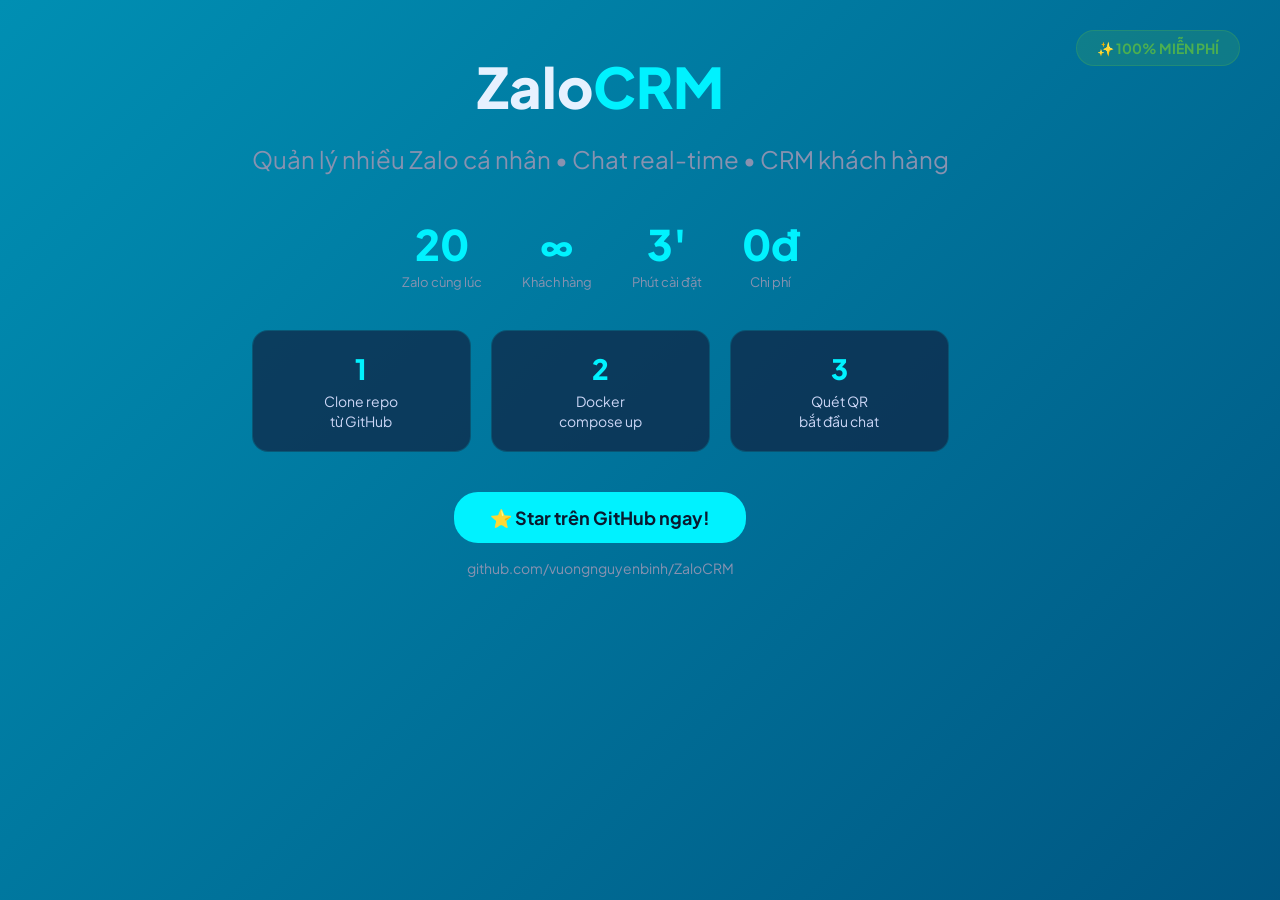
<file: assets/posts/facebook/carousel-3-cta.html>
<!DOCTYPE html>
<html lang="vi">
<head>
<meta charset="UTF-8">
<meta name="viewport" content="width=1200, height=628">
<title>ZaloCRM — CTA</title>
<link href="https://fonts.googleapis.com/css2?family=Plus+Jakarta+Sans:wght@400;600;700;800&display=swap" rel="stylesheet">
<style>
* { margin: 0; padding: 0; box-sizing: border-box; }
body { width: 1200px; height: 628px; font-family: 'Plus Jakarta Sans', sans-serif; background: linear-gradient(-45deg, #0A192F, #112240, #004d7a, #008fb3); background-size: 400% 400%; color: #E6F1FF; overflow: hidden; display: flex; align-items: center; justify-content: center; text-align: center; }

.content { max-width: 800px; }

.logo { font-size: 56px; font-weight: 800; margin-bottom: 20px; }
.logo span { color: #00F2FF; }

.tagline { font-size: 24px; color: #8892b0; margin-bottom: 40px; line-height: 1.5; }

.stats { display: flex; justify-content: center; gap: 40px; margin-bottom: 40px; }
.stat { text-align: center; }
.stat-num { font-size: 42px; font-weight: 800; color: #00F2FF; }
.stat-label { font-size: 13px; color: #8892b0; margin-top: 4px; }

.steps { display: flex; gap: 20px; margin-bottom: 40px; }
.step { background: rgba(17,34,64,0.7); border: 1px solid rgba(0,242,255,0.15); border-radius: 16px; padding: 20px; flex: 1; }
.step-num { font-size: 28px; font-weight: 800; color: #00F2FF; margin-bottom: 6px; }
.step-text { font-size: 14px; color: #ccd6f6; line-height: 1.4; }

.cta { display: inline-block; background: #00F2FF; color: #0A192F; padding: 14px 36px; border-radius: 24px; font-size: 18px; font-weight: 700; }

.github { font-size: 14px; color: #8892b0; margin-top: 16px; }

.free { position: absolute; top: 30px; right: 40px; background: rgba(76,175,80,0.2); color: #4CAF50; padding: 8px 20px; border-radius: 20px; font-weight: 700; font-size: 14px; border: 1px solid rgba(76,175,80,0.3); }
</style>
</head>
<body>
<div class="free">✨ 100% MIỄN PHÍ</div>
<div class="content">
  <div class="logo">Zalo<span>CRM</span></div>
  <p class="tagline">Quản lý nhiều Zalo cá nhân • Chat real-time • CRM khách hàng</p>

  <div class="stats">
    <div class="stat"><div class="stat-num">20</div><div class="stat-label">Zalo cùng lúc</div></div>
    <div class="stat"><div class="stat-num">∞</div><div class="stat-label">Khách hàng</div></div>
    <div class="stat"><div class="stat-num">3'</div><div class="stat-label">Phút cài đặt</div></div>
    <div class="stat"><div class="stat-num">0đ</div><div class="stat-label">Chi phí</div></div>
  </div>

  <div class="steps">
    <div class="step">
      <div class="step-num">1</div>
      <div class="step-text">Clone repo<br>từ GitHub</div>
    </div>
    <div class="step">
      <div class="step-num">2</div>
      <div class="step-text">Docker<br>compose up</div>
    </div>
    <div class="step">
      <div class="step-num">3</div>
      <div class="step-text">Quét QR<br>bắt đầu chat</div>
    </div>
  </div>

  <div class="cta">⭐ Star trên GitHub ngay!</div>
  <div class="github">github.com/vuongnguyenbinh/ZaloCRM</div>
</div>
</body>
</html>
</file>
